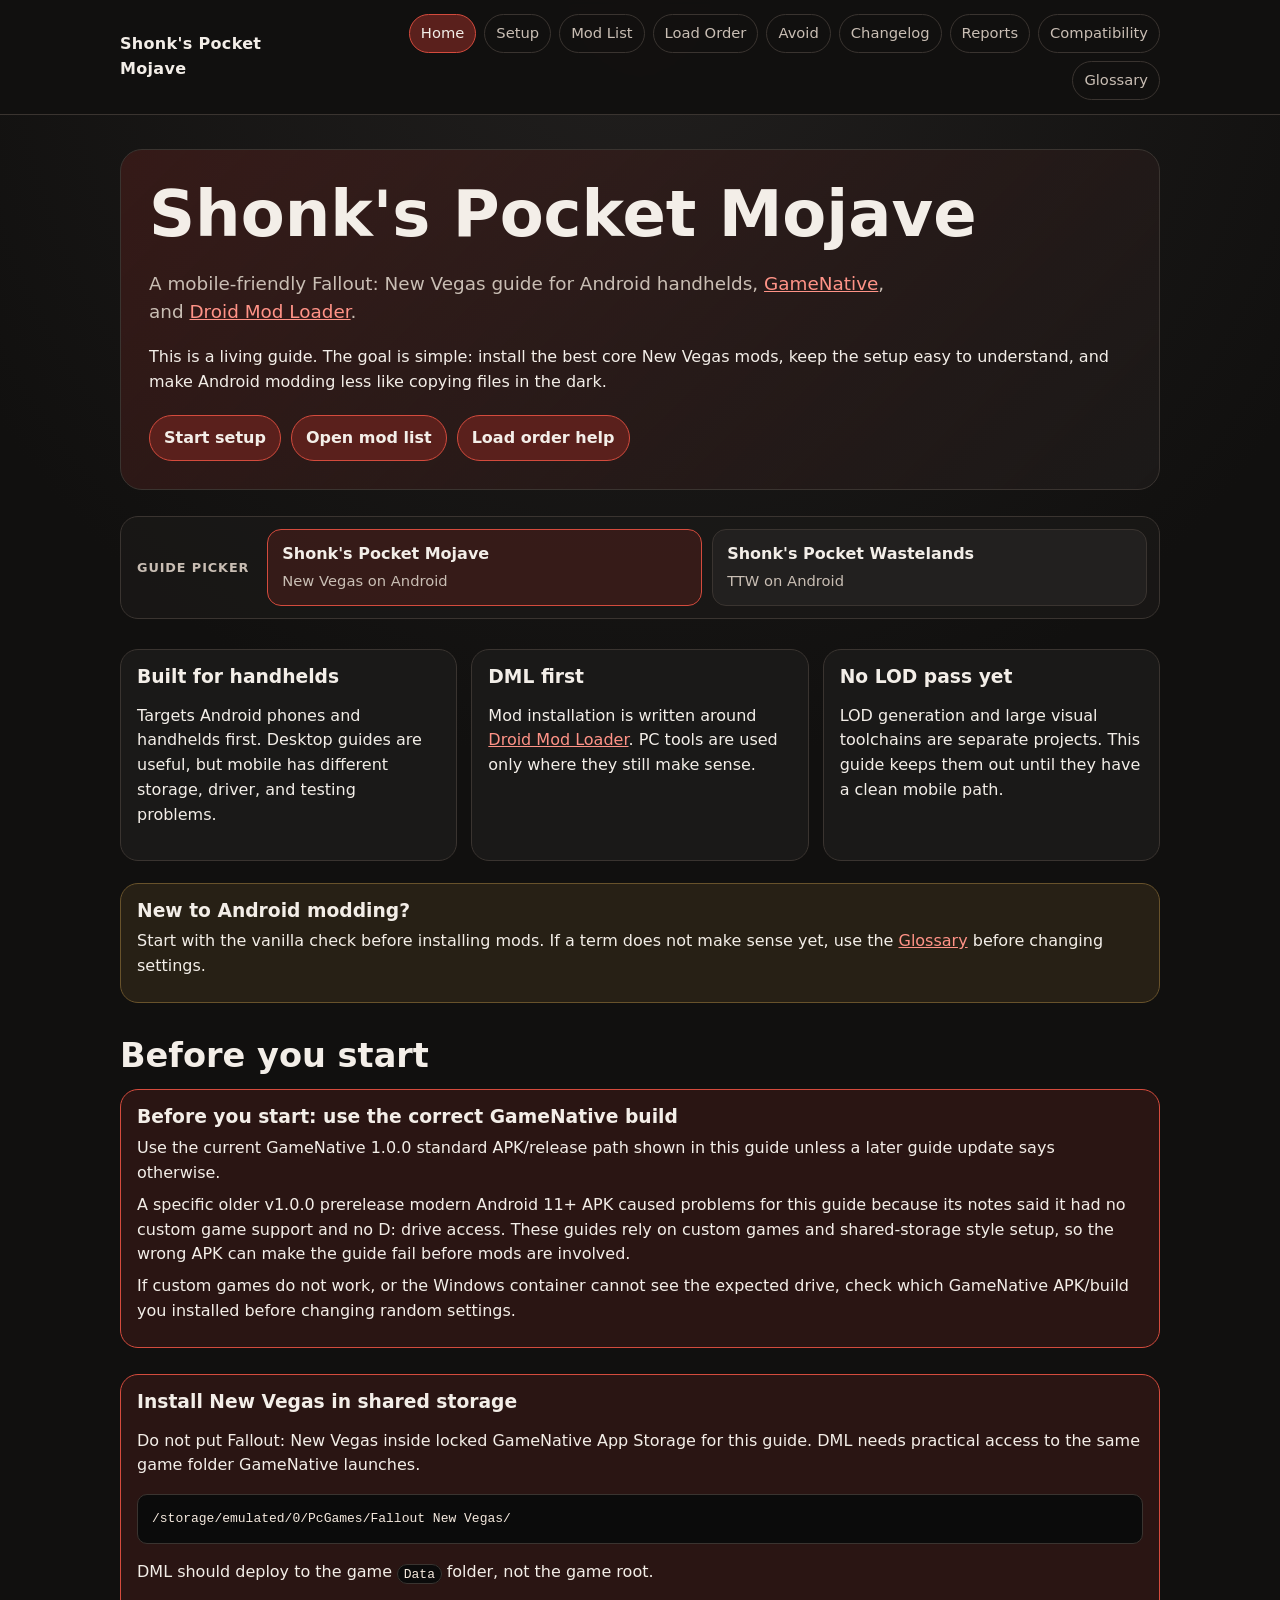
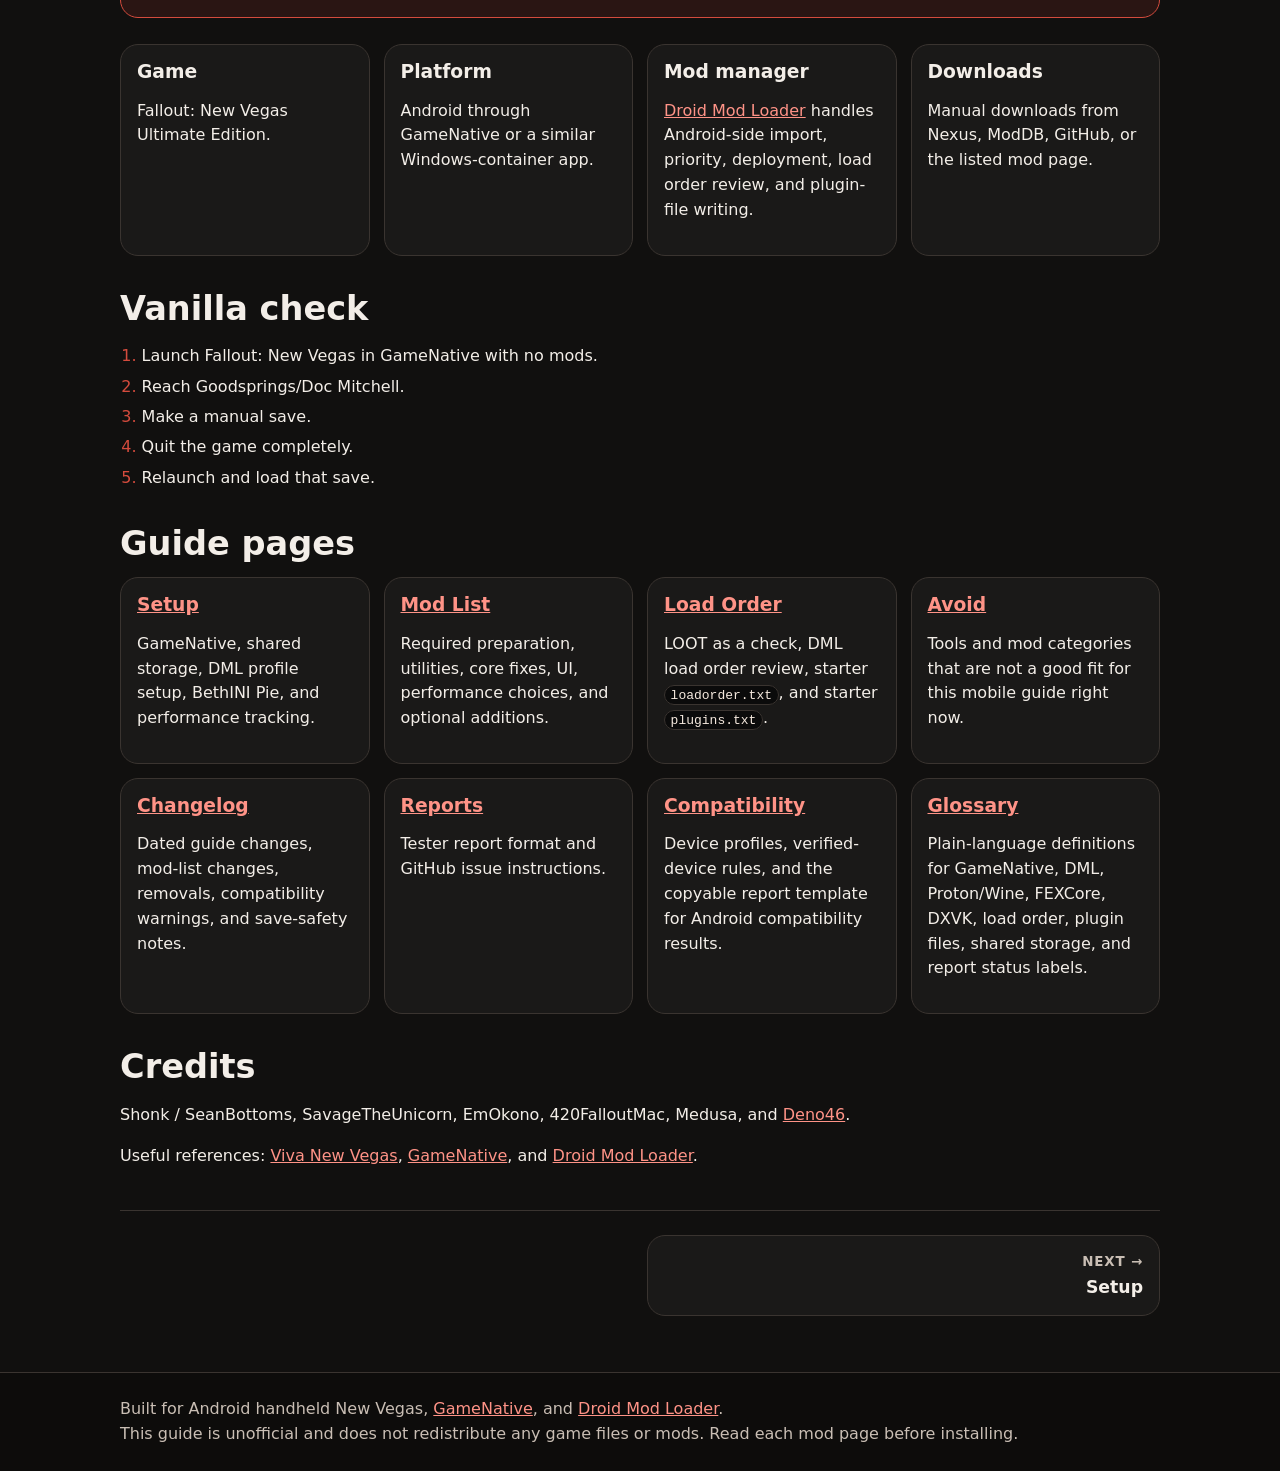
<file: index.html>
<!doctype html>
<html lang="en">
<head>
  <meta charset="utf-8">
  <meta name="viewport" content="width=device-width, initial-scale=1">
  <title>Home | Shonk's Pocket Mojave</title>
  <meta name="description" content="A New Vegas on Android guide for GameNative, Droid Mod Loader, and handheld tinkering.">
  <link rel="stylesheet" href="assets/site.css?v=9">
</head>
<body>
  <header class="site-header">
    <div class="container header-inner">
      <a class="logo" href="index.html">Shonk's Pocket Mojave</a>
      <nav class="nav" aria-label="Main navigation">
<a href="index.html" class="active">Home</a>
<a href="setup.html" class="">Setup</a>
<a href="mods.html" class="">Mod List</a>
<a href="load-order.html" class="">Load Order</a>
<a href="avoid.html" class="">Avoid</a>
<a href="changelog.html" class="">Changelog</a>
<a href="report.html" class="">Reports</a>
<a href="compatibility.html" class="">Compatibility</a>
<a href="glossary.html" class="">Glossary</a>
      </nav>
    </div>
  </header>
  <main class="container">

<section class="hero">
  <h1>Shonk's Pocket Mojave</h1>
  <p class="lead">A mobile-friendly Fallout: New Vegas guide for Android handhelds, <a href="https://github.com/utkarshdalal/GameNative">GameNative</a>, and <a href="https://github.com/CyberShonk/DroidModLoader">Droid Mod Loader</a>.</p>
  <p>This is a living guide. The goal is simple: install the best core New Vegas mods, keep the setup easy to understand, and make Android modding less like copying files in the dark.</p>
  <div class="actions">
    <a class="button" href="setup.html">Start setup</a>
    <a class="button" href="mods.html">Open mod list</a>
    <a class="button" href="load-order.html">Load order help</a>
  </div>
</section>
<section class="guide-switcher" aria-label="Guide picker">
  <span class="guide-switcher-label">Guide picker</span>
  <a class="guide-chip current" href="/PocketMojave/">
    <strong>Shonk's Pocket Mojave</strong>
    <span>New Vegas on Android</span>
  </a>
  <a class="guide-chip" href="/PocketWastelands/">
    <strong>Shonk's Pocket Wastelands</strong>
    <span>TTW on Android</span>
  </a>
</section>
<section class="card-grid">
  <article class="card"><h3>Built for handhelds</h3><p>Targets Android phones and handhelds first. Desktop guides are useful, but mobile has different storage, driver, and testing problems.</p></article>
  <article class="card"><h3>DML first</h3><p>Mod installation is written around <a href="https://github.com/CyberShonk/DroidModLoader">Droid Mod Loader</a>. PC tools are used only where they still make sense.</p></article>
  <article class="card"><h3>No LOD pass yet</h3><p>LOD generation and large visual toolchains are separate projects. This guide keeps them out until they have a clean mobile path.</p></article>
</section>
<div class="callout notice learning-card">
  <h3>New to Android modding?</h3>
  <p>Start with the vanilla check before installing mods. If a term does not make sense yet, use the <a href="glossary.html">Glossary</a> before changing settings.</p>
</div>
<h2>Before you start</h2>
<div class="callout warning learning-card">
  <h3>Before you start: use the correct GameNative build</h3>
  <p>Use the current GameNative 1.0.0 standard APK/release path shown in this guide unless a later guide update says otherwise.</p>
  <p>A specific older v1.0.0 prerelease modern Android 11+ APK caused problems for this guide because its notes said it had no custom game support and no D: drive access. These guides rely on custom games and shared-storage style setup, so the wrong APK can make the guide fail before mods are involved.</p>
  <p>If custom games do not work, or the Windows container cannot see the expected drive, check which GameNative APK/build you installed before changing random settings.</p>
</div>
<div class="callout warning">
  <h3>Install New Vegas in shared storage</h3>
  <p>Do not put Fallout: New Vegas inside locked GameNative App Storage for this guide. DML needs practical access to the same game folder GameNative launches.</p>
  <pre>/storage/emulated/0/PcGames/Fallout New Vegas/</pre>
  <p>DML should deploy to the game <code>Data</code> folder, not the game root.</p>
</div>
<div class="card-grid">
  <article class="card"><h3>Game</h3><p>Fallout: New Vegas Ultimate Edition.</p></article><article class="card"><h3>Platform</h3><p>Android through GameNative or a similar Windows-container app.</p></article><article class="card"><h3>Mod manager</h3><p><a href="https://github.com/CyberShonk/DroidModLoader">Droid Mod Loader</a> handles Android-side import, priority, deployment, load order review, and plugin-file writing.</p></article><article class="card"><h3>Downloads</h3><p>Manual downloads from Nexus, ModDB, GitHub, or the listed mod page.</p></article>
</div>
<h2>Vanilla check</h2>
<ol class="checklist">
  <li>Launch Fallout: New Vegas in GameNative with no mods.</li>
  <li>Reach Goodsprings/Doc Mitchell.</li>
  <li>Make a manual save.</li>
  <li>Quit the game completely.</li>
  <li>Relaunch and load that save.</li>
</ol>
<h2>Guide pages</h2>
<div class="card-grid">
  <article class="card"><h3><a href="setup.html">Setup</a></h3><p>GameNative, shared storage, DML profile setup, BethINI Pie, and performance tracking.</p></article>
  <article class="card"><h3><a href="mods.html">Mod List</a></h3><p>Required preparation, utilities, core fixes, UI, performance choices, and optional additions.</p></article>
  <article class="card"><h3><a href="load-order.html">Load Order</a></h3><p>LOOT as a check, DML load order review, starter <code>loadorder.txt</code>, and starter <code>plugins.txt</code>.</p></article>
  <article class="card"><h3><a href="avoid.html">Avoid</a></h3><p>Tools and mod categories that are not a good fit for this mobile guide right now.</p></article>
  <article class="card"><h3><a href="changelog.html">Changelog</a></h3><p>Dated guide changes, mod-list changes, removals, compatibility warnings, and save-safety notes.</p></article>
  <article class="card"><h3><a href="report.html">Reports</a></h3><p>Tester report format and GitHub issue instructions.</p></article>
  <article class="card"><h3><a href="compatibility.html">Compatibility</a></h3><p>Device profiles, verified-device rules, and the copyable report template for Android compatibility results.</p></article>
  <article class="card"><h3><a href="glossary.html">Glossary</a></h3><p>Plain-language definitions for GameNative, DML, Proton/Wine, FEXCore, DXVK, load order, plugin files, shared storage, and report status labels.</p></article>
</div>
<h2>Credits</h2>
<p>Shonk / SeanBottoms, SavageTheUnicorn, EmOkono, 420FalloutMac, Medusa, and <a href="https://www.nexusmods.com/profile/deno46?gameId=110">Deno46</a>.</p>
<p>Useful references: <a href="https://vivanewvegas.moddinglinked.com/">Viva New Vegas</a>, <a href="https://github.com/utkarshdalal/GameNative">GameNative</a>, and <a href="https://github.com/CyberShonk/DroidModLoader">Droid Mod Loader</a>.</p>

<nav class="page-nav" aria-label="Page navigation">
  <div class="page-nav-spacer" aria-hidden="true"></div>
  <a class="page-nav-link next" href="setup.html"><span>Next &rarr;</span><strong>Setup</strong></a>
</nav>
  </main>
  <footer class="site-footer">
    <div class="container">
      Built for Android handheld New Vegas, <a href="https://github.com/utkarshdalal/GameNative">GameNative</a>, and <a href="https://github.com/CyberShonk/DroidModLoader">Droid Mod Loader</a>.
      <br>This guide is unofficial and does not redistribute any game files or mods. Read each mod page before installing.
    </div>
  </footer>
</body>
</html>
</file>
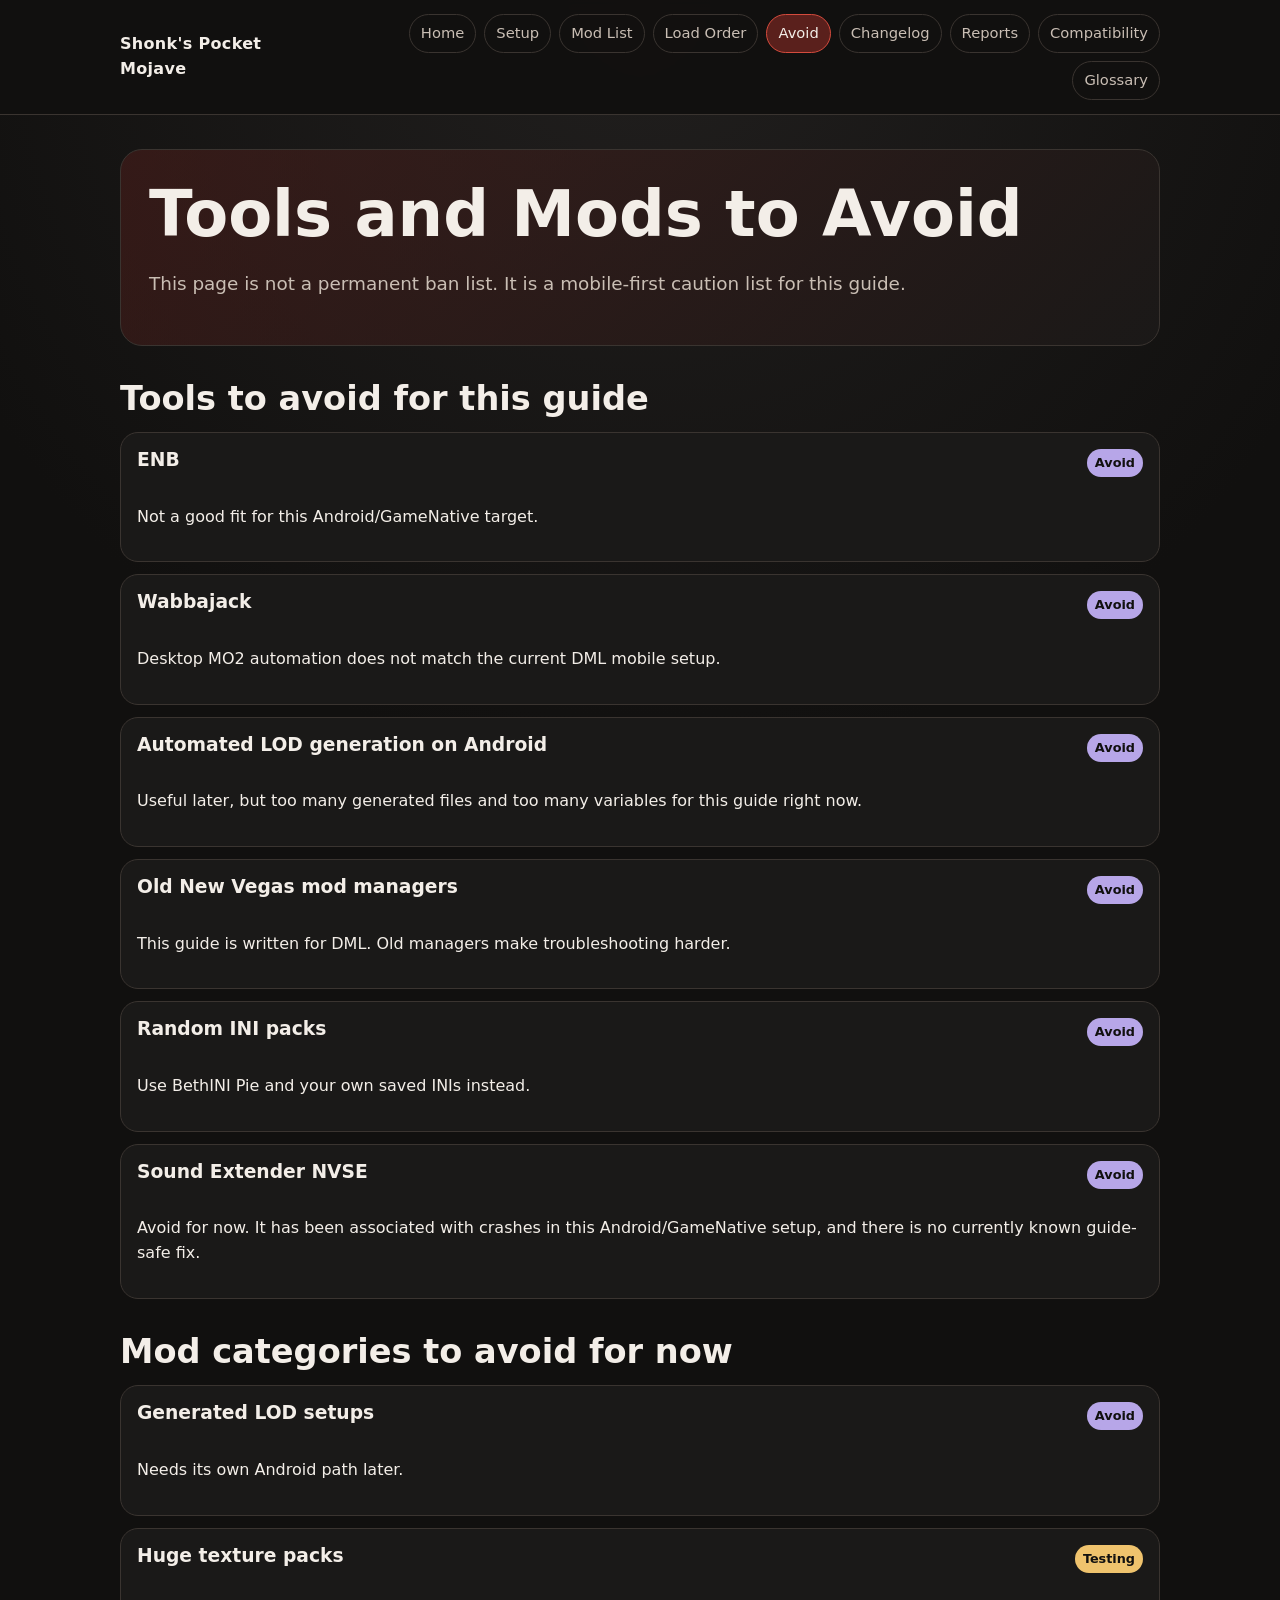
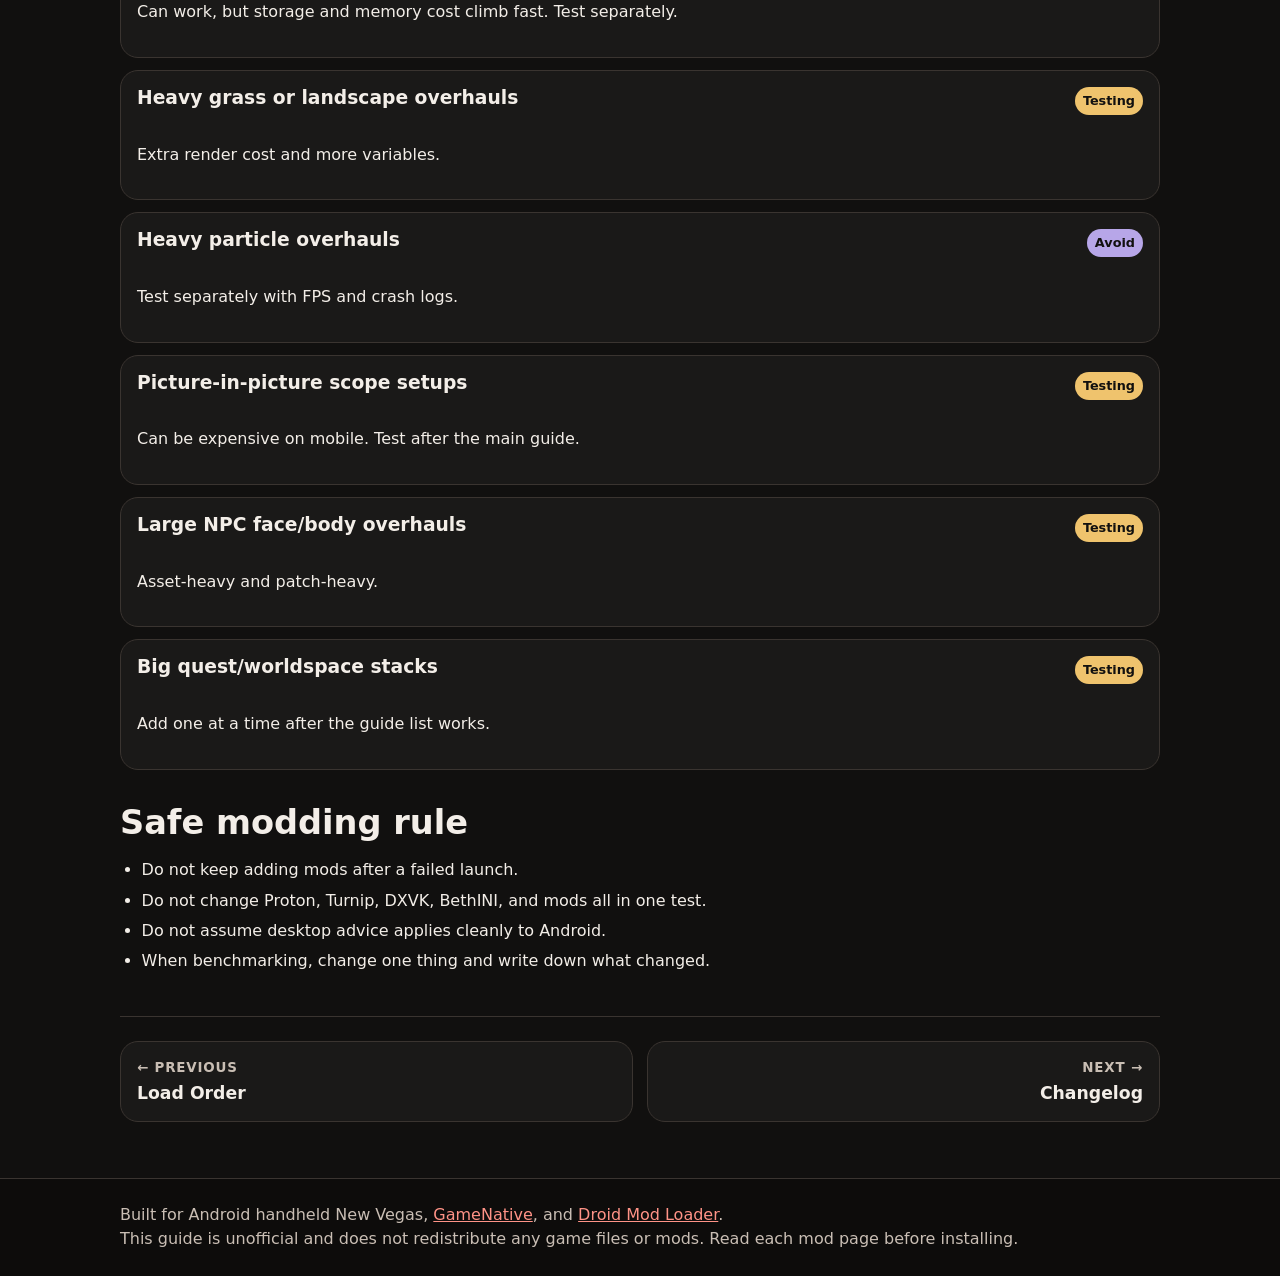
<file: avoid.html>
<!DOCTYPE html>

<html lang="en">
<head>
<meta charset="utf-8"/>
<meta content="width=device-width, initial-scale=1" name="viewport"/>
<title>Avoid | Shonk's Pocket Mojave</title>
<meta content="A New Vegas on Android guide for GameNative, Droid Mod Loader, and handheld tinkering." name="description"/>
<link href="assets/site.css?v=9" rel="stylesheet"/>
</head>
<body>
<header class="site-header">
<div class="container header-inner">
<a class="logo" href="index.html">Shonk's Pocket Mojave</a>
<nav aria-label="Main navigation" class="nav">
<a class="" href="index.html">Home</a>
<a class="" href="setup.html">Setup</a>
<a class="" href="mods.html">Mod List</a>
<a class="" href="load-order.html">Load Order</a>
<a class="active" href="avoid.html">Avoid</a>
<a class="" href="changelog.html">Changelog</a>
<a class="" href="report.html">Reports</a>
<a class="" href="compatibility.html">Compatibility</a>
<a class="" href="glossary.html">Glossary</a>
</nav>
</div>
</header>
<main class="container">
<section class="hero">
<h1>Tools and Mods to Avoid</h1>
<p class="lead">This page is not a permanent ban list. It is a mobile-first caution list for this guide.</p>
</section>
<h2>Tools to avoid for this guide</h2>
<div class="mod-list">
<article class="mod-card"><header><h3>ENB</h3><span class="badge optional">Avoid</span></header><p>Not a good fit for this Android/GameNative target.</p></article>
<article class="mod-card"><header><h3>Wabbajack</h3><span class="badge optional">Avoid</span></header><p>Desktop MO2 automation does not match the current DML mobile setup.</p></article>
<article class="mod-card"><header><h3>Automated LOD generation on Android</h3><span class="badge optional">Avoid</span></header><p>Useful later, but too many generated files and too many variables for this guide right now.</p></article>
<article class="mod-card"><header><h3>Old New Vegas mod managers</h3><span class="badge optional">Avoid</span></header><p>This guide is written for DML. Old managers make troubleshooting harder.</p></article>
<article class="mod-card"><header><h3>Random INI packs</h3><span class="badge optional">Avoid</span></header><p>Use BethINI Pie and your own saved INIs instead.</p></article>
<article class="mod-card"><header><h3>Sound Extender NVSE</h3><span class="badge optional">Avoid</span></header><p>Avoid for now. It has been associated with crashes in this Android/GameNative setup, and there is no currently known guide-safe fix.</p></article></div>
<h2>Mod categories to avoid for now</h2>
<div class="mod-list">
<article class="mod-card"><header><h3>Generated LOD setups</h3><span class="badge optional">Avoid</span></header><p>Needs its own Android path later.</p></article>
<article class="mod-card"><header><h3>Huge texture packs</h3><span class="badge recommended">Testing</span></header><p>Can work, but storage and memory cost climb fast. Test separately.</p></article>
<article class="mod-card"><header><h3>Heavy grass or landscape overhauls</h3><span class="badge recommended">Testing</span></header><p>Extra render cost and more variables.</p></article>
<article class="mod-card"><header><h3>Heavy particle overhauls</h3><span class="badge optional">Avoid</span></header><p>Test separately with FPS and crash logs.</p></article>
<article class="mod-card"><header><h3>Picture-in-picture scope setups</h3><span class="badge recommended">Testing</span></header><p>Can be expensive on mobile. Test after the main guide.</p></article>
<article class="mod-card"><header><h3>Large NPC face/body overhauls</h3><span class="badge recommended">Testing</span></header><p>Asset-heavy and patch-heavy.</p></article>
<article class="mod-card"><header><h3>Big quest/worldspace stacks</h3><span class="badge recommended">Testing</span></header><p>Add one at a time after the guide list works.</p></article>
</div>
<h2>Safe modding rule</h2>
<ul>
<li>Do not keep adding mods after a failed launch.</li>
<li>Do not change Proton, Turnip, DXVK, BethINI, and mods all in one test.</li>
<li>Do not assume desktop advice applies cleanly to Android.</li>
<li>When benchmarking, change one thing and write down what changed.</li>
</ul>
<nav aria-label="Page navigation" class="page-nav">
<a class="page-nav-link prev" href="load-order.html"><span>← Previous</span><strong>Load Order</strong></a>
<a class="page-nav-link next" href="changelog.html"><span>Next →</span><strong>Changelog</strong></a>
</nav>
</main>
<footer class="site-footer">
<div class="container">
      Built for Android handheld New Vegas, <a href="https://github.com/utkarshdalal/GameNative">GameNative</a>, and <a href="https://github.com/CyberShonk/DroidModLoader">Droid Mod Loader</a>.
      <br/>This guide is unofficial and does not redistribute any game files or mods. Read each mod page before installing.
    </div>
</footer>
</body>
</html>
</file>
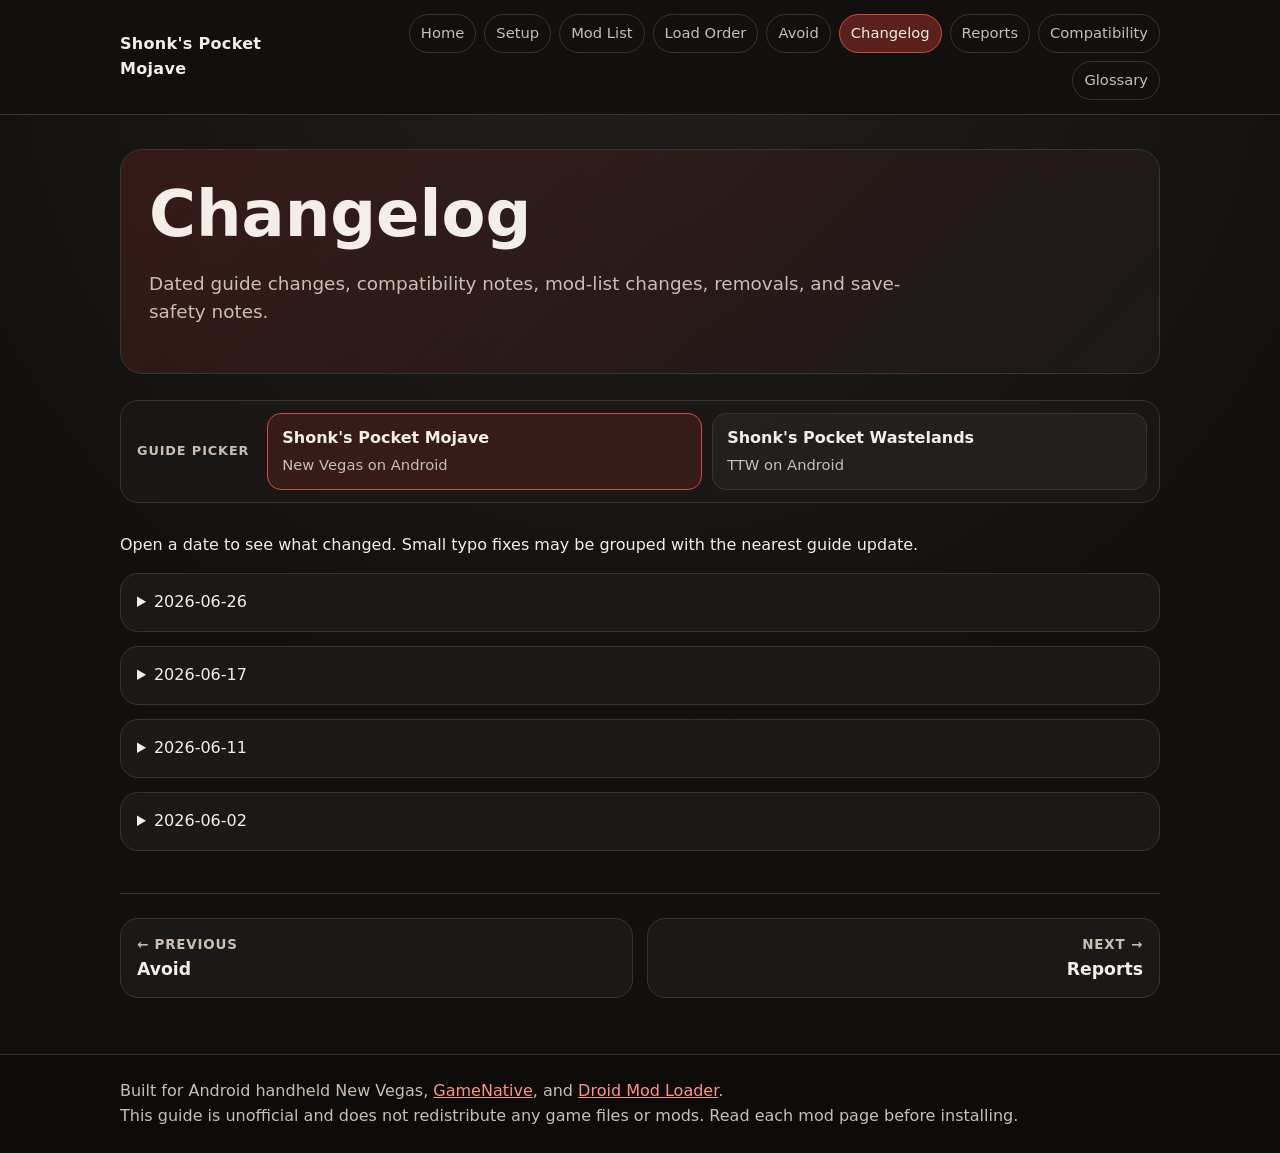
<file: changelog.html>
<!doctype html>
<html lang="en">
<head>
  <meta charset="utf-8">
  <meta name="viewport" content="width=device-width, initial-scale=1">
  <title>Changelog | Shonk's Pocket Mojave</title>
  <meta name="description" content="A New Vegas on Android guide for GameNative, Droid Mod Loader, and handheld tinkering.">
  <link rel="stylesheet" href="assets/site.css?v=9">
</head>
<body>
  <header class="site-header">
    <div class="container header-inner">
      <a class="logo" href="index.html">Shonk's Pocket Mojave</a>
      <nav class="nav" aria-label="Main navigation">
<a href="index.html" class="">Home</a>
<a href="setup.html" class="">Setup</a>
<a href="mods.html" class="">Mod List</a>
<a href="load-order.html" class="">Load Order</a>
<a href="avoid.html" class="">Avoid</a>
<a href="changelog.html" class="active">Changelog</a>
<a href="report.html" class="">Reports</a>
<a href="compatibility.html" class="">Compatibility</a>
<a href="glossary.html" class="">Glossary</a>
      </nav>
    </div>
  </header>
  <main class="container">

<section class="hero">
  <h1>Changelog</h1>
  <p class="lead">Dated guide changes, compatibility notes, mod-list changes, removals, and save-safety notes.</p>
</section>
<section class="guide-switcher" aria-label="Guide picker">
  <span class="guide-switcher-label">Guide picker</span>
  <a class="guide-chip current" href="/PocketMojave/">
    <strong>Shonk's Pocket Mojave</strong>
    <span>New Vegas on Android</span>
  </a>
  <a class="guide-chip" href="/PocketWastelands/">
    <strong>Shonk's Pocket Wastelands</strong>
    <span>TTW on Android</span>
  </a>
</section>
<p>Open a date to see what changed. Small typo fixes may be grouped with the nearest guide update.</p>
<details class="card">
  <summary>2026-06-26</summary>
  <ul>
    <li>Added a new 4GB patcher for Steam installs on GameNative.</li>
    <li>Save safe</li>
  </ul>
</details>
<details class="card">
  <summary>2026-06-17</summary>
  <ul>
    <li>Audited the current setup and plugin-file instructions against Droid Mod Loader v0.6.0-beta.</li>
    <li>Removed Fallout 4-style <code>*</code> activation prefixes from the New Vegas <code>plugins.txt</code> example.</li>
    <li>Clarified that <code>plugins.txt</code> contains enabled plugins, while DML's <code>loadorder.txt</code> records the full saved list and does not replace New Vegas's timestamp-based plugin ordering.</li>
    <li>Clarified the current manual handoff from DML profile storage to GameNative's <code>AppData/Local/FalloutNV</code> folder.</li>
    <li>Clarified v0.6.0-beta's separate Data Folder and Game Root Folder targets, including troubleshooting for swapped targets, invalid selections, lost Android folder permission, inaccessible plugin output, and the expected absence of <code>DML_output</code>.</li>
    <li>Added storefront guidance: GOG is recommended, Steam is usable with a tested folder-name/container-refresh workaround, and Epic should work but has not been personally tested.</li>
    <li>Clarified that automatic Game Folder detection and validation, automatic <code>DML_output</code>, timestamp application, INI presets, and archive invalidation are not current v0.6.0-beta features.</li>
    <li>Updated the glossary and mod-list handoff wording so DML activation files are not confused with New Vegas or TTW timestamp ordering.</li>
    <li>Credit: Thanks to <strong>TheFartFace</strong> for reporting the clarity issues corrected in this update.</li>
    <li>Save safety: documentation-only correction; no existing save or installation change is required.</li>
  </ul>
</details>
<details class="card">
  <summary>2026-06-11</summary>
  <ul>
    <li>Normalized the Pocket Mojave page structure to match the companion guide: setup, compatibility, glossary, changelog, reports, load order, credits, and mod-list layout now use the same patterns.</li>
    <li>Updated the Snapdragon 8 Gen 2 profile to GameNative 1.0.0 latest release, marked it verified working, and set the last-tested date to 2026-06-11.</li>
    <li>Linked compatibility entries to JSON profile files instead of filling the compatibility table with GameNative variables.</li>
    <li>Added the memory/video-memory warning: use 2 GB memory and 2 GB video memory unless the Android device has 16 GB of RAM.</li>
    <li>Clarified the GameNative build warning: use the current GameNative 1.0.0 standard APK/release path shown in this guide, and avoid the older v1.0.0 prerelease modern Android 11+ APK that removed custom game and D: drive support.</li>
    <li>Added Medusa to credits for helping identify the GameNative modern prerelease custom game and D: drive support issue.</li>
    <li>Changed the changelog into dated dropdown boxes.</li>
    <li>Updated the plugin order vs mod priority warning to the same red warning in both guides.</li>
    <li>Removed references to a nonexistent DML plugin-discovery action and replaced them with plugin list/load order review wording.</li>
    <li>Added Pocket Mojave PC-side notes for Ultimate Edition ESM Fixes Remastered and FNV BSA Decompressor.</li><li>Added Sound Extender NVSE to Avoid due to crash risk in this Android/GameNative setup.</li>
  </ul>
</details>
<details class="card">
  <summary>2026-06-02</summary>
  <ul>
    <li>Initial Pocket Mojave list for New Vegas on Android.</li>
    <li>Save safety: new game required for the initial guide target.</li>
  </ul>
</details>

<nav class="page-nav" aria-label="Page navigation">
  <a class="page-nav-link prev" href="avoid.html"><span>&larr; Previous</span><strong>Avoid</strong></a>
  <a class="page-nav-link next" href="report.html"><span>Next &rarr;</span><strong>Reports</strong></a>
</nav>
  </main>
  <footer class="site-footer">
    <div class="container">
      Built for Android handheld New Vegas, <a href="https://github.com/utkarshdalal/GameNative">GameNative</a>, and <a href="https://github.com/CyberShonk/DroidModLoader">Droid Mod Loader</a>.
      <br>This guide is unofficial and does not redistribute any game files or mods. Read each mod page before installing.
    </div>
  </footer>
</body>
</html>
</file>
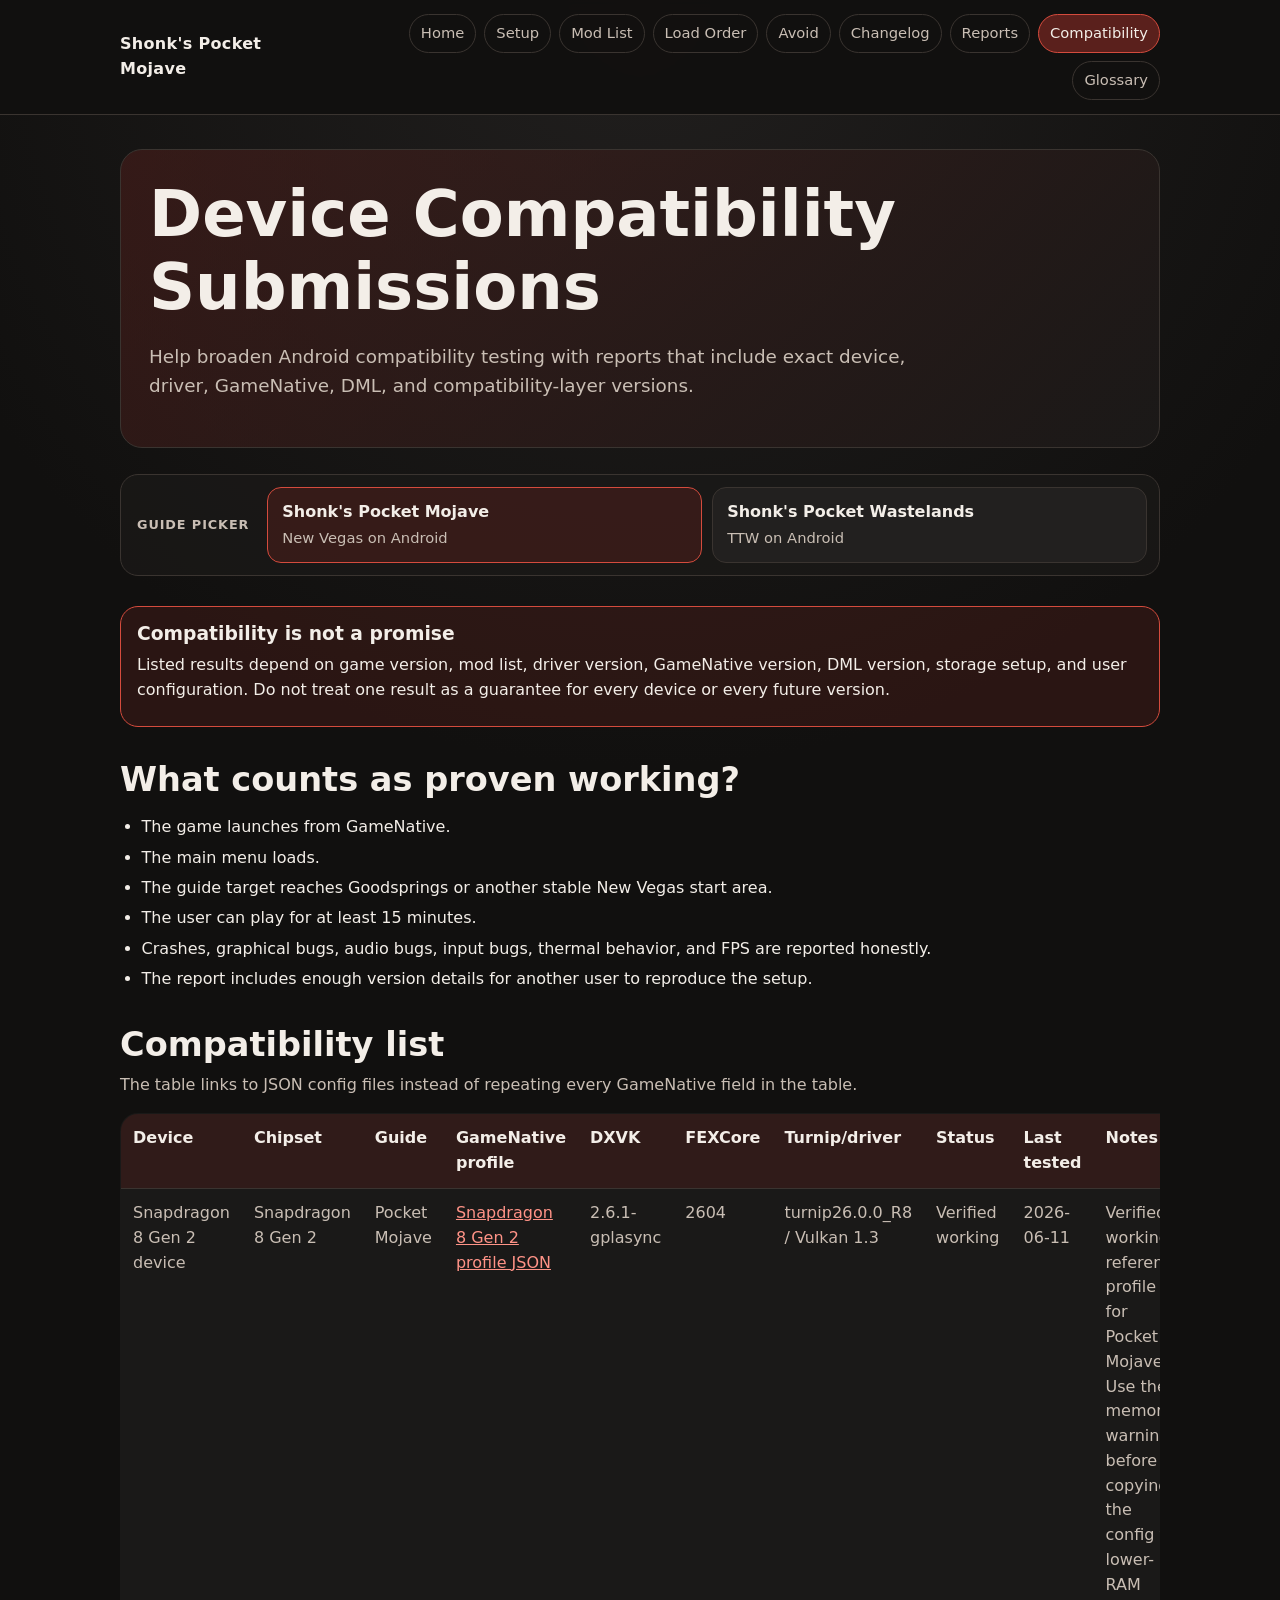
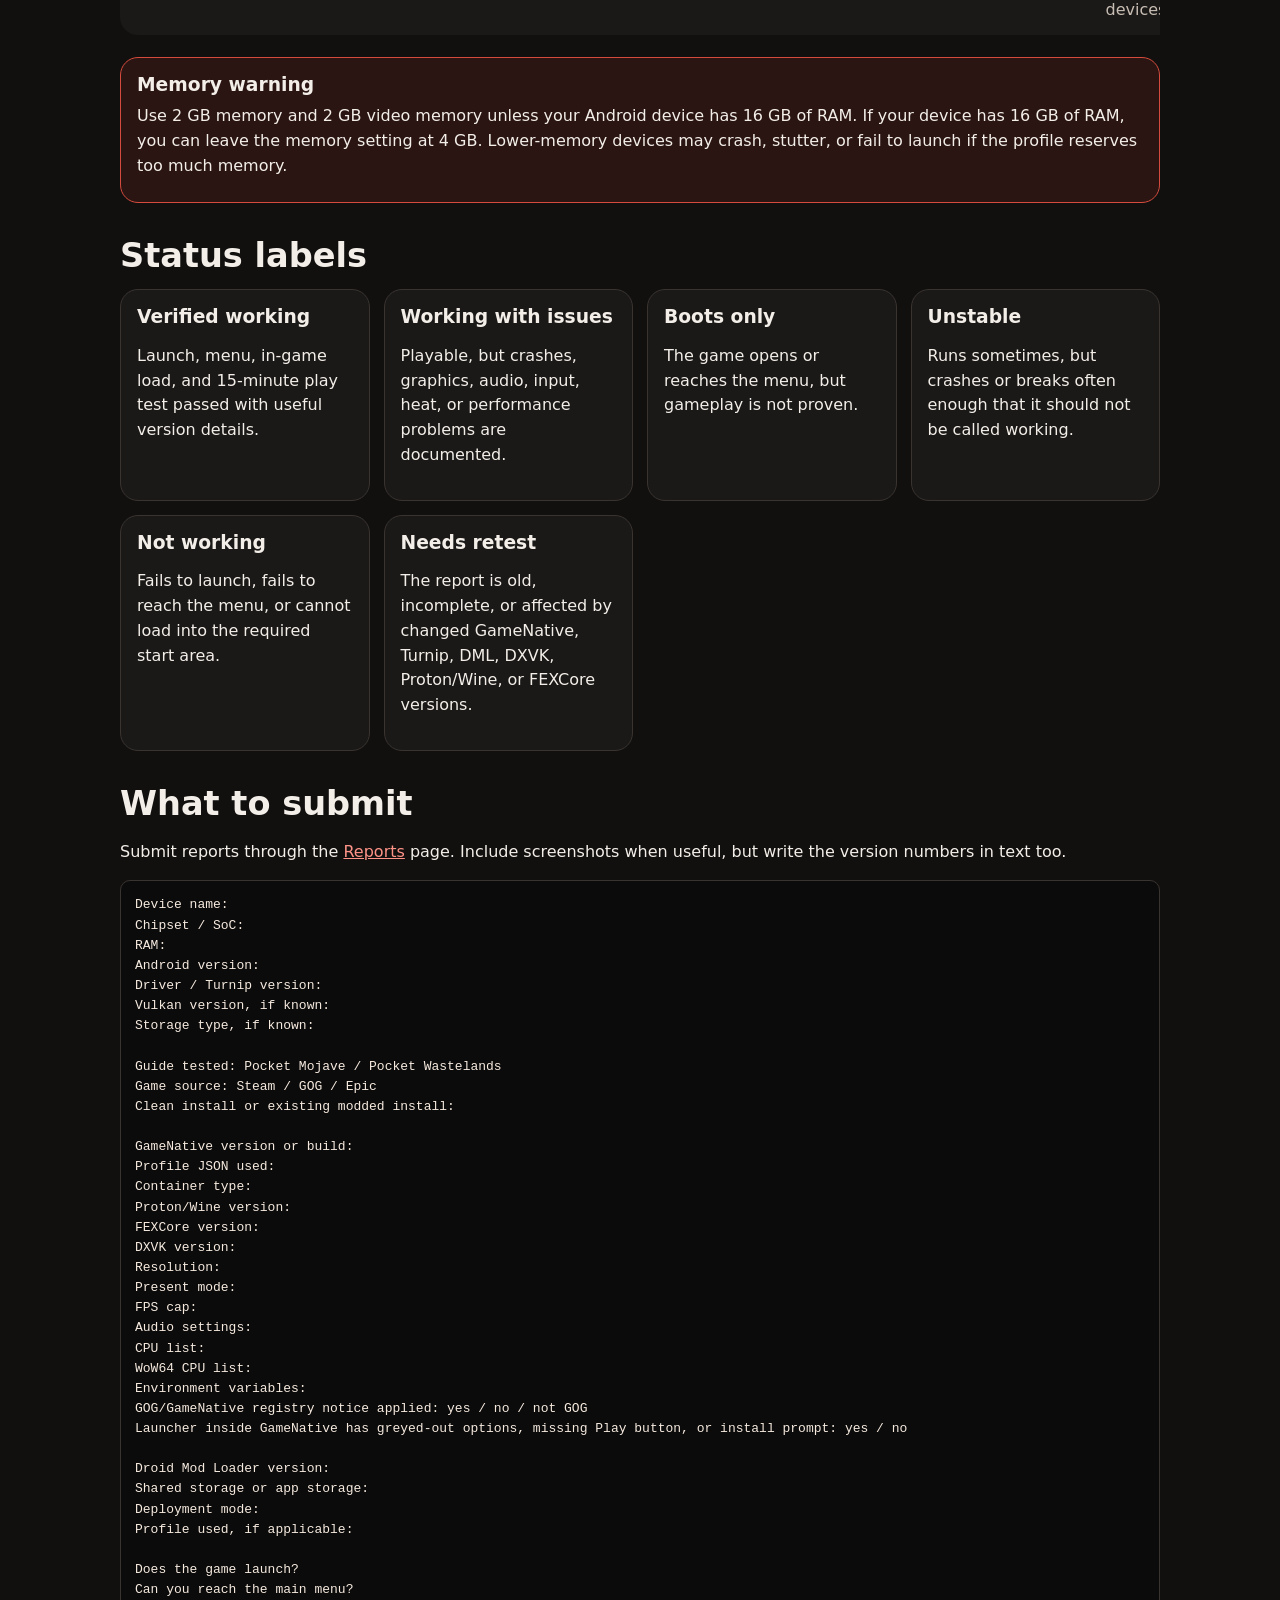
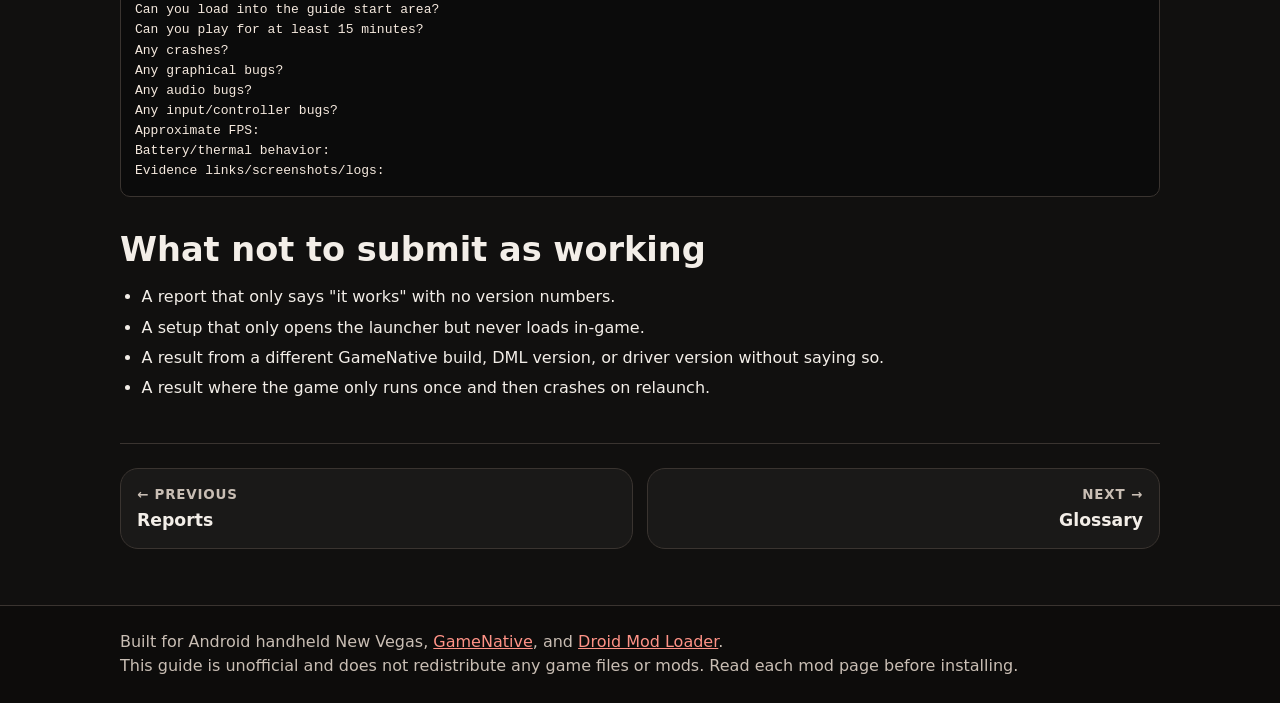
<file: compatibility.html>
<!doctype html>
<html lang="en">
<head>
  <meta charset="utf-8">
  <meta name="viewport" content="width=device-width, initial-scale=1">
  <title>Compatibility | Shonk's Pocket Mojave</title>
  <meta name="description" content="A New Vegas on Android guide for GameNative, Droid Mod Loader, and handheld tinkering.">
  <link rel="stylesheet" href="assets/site.css?v=9">
</head>
<body>
  <header class="site-header">
    <div class="container header-inner">
      <a class="logo" href="index.html">Shonk's Pocket Mojave</a>
      <nav class="nav" aria-label="Main navigation">
<a href="index.html" class="">Home</a>
<a href="setup.html" class="">Setup</a>
<a href="mods.html" class="">Mod List</a>
<a href="load-order.html" class="">Load Order</a>
<a href="avoid.html" class="">Avoid</a>
<a href="changelog.html" class="">Changelog</a>
<a href="report.html" class="">Reports</a>
<a href="compatibility.html" class="active">Compatibility</a>
<a href="glossary.html" class="">Glossary</a>
      </nav>
    </div>
  </header>
  <main class="container">

<section class="hero">
  <h1>Device Compatibility Submissions</h1>
  <p class="lead">Help broaden Android compatibility testing with reports that include exact device, driver, GameNative, DML, and compatibility-layer versions.</p>
</section>
<section class="guide-switcher" aria-label="Guide picker">
  <span class="guide-switcher-label">Guide picker</span>
  <a class="guide-chip current" href="/PocketMojave/">
    <strong>Shonk's Pocket Mojave</strong>
    <span>New Vegas on Android</span>
  </a>
  <a class="guide-chip" href="/PocketWastelands/">
    <strong>Shonk's Pocket Wastelands</strong>
    <span>TTW on Android</span>
  </a>
</section>
<div class="callout warning learning-card">
  <h3>Compatibility is not a promise</h3>
  <p>Listed results depend on game version, mod list, driver version, GameNative version, DML version, storage setup, and user configuration. Do not treat one result as a guarantee for every device or every future version.</p>
</div>
<h2>What counts as proven working?</h2>
<ul class="checkpoint-list">
  <li>The game launches from GameNative.</li>
  <li>The main menu loads.</li>
  <li>The guide target reaches Goodsprings or another stable New Vegas start area.</li>
  <li>The user can play for at least 15 minutes.</li>
  <li>Crashes, graphical bugs, audio bugs, input bugs, thermal behavior, and FPS are reported honestly.</li>
  <li>The report includes enough version details for another user to reproduce the setup.</li>
</ul>
<h2>Compatibility list</h2>
<p class="layout-note">The table links to JSON config files instead of repeating every GameNative field in the table.</p>
<div class="table-scroll">
<table>
  <thead><tr><th>Device</th><th>Chipset</th><th>Guide</th><th>GameNative profile</th><th>DXVK</th><th>FEXCore</th><th>Turnip/driver</th><th>Status</th><th>Last tested</th><th>Notes</th></tr></thead>
  <tbody>
    <tr>
      <td>Snapdragon 8 Gen 2 device</td>
      <td>Snapdragon 8 Gen 2</td>
      <td>Pocket Mojave</td>
      <td><a href="assets/profiles/snapdragon-8-gen-2-pocket-mojave.json">Snapdragon 8 Gen 2 profile JSON</a></td>
      <td>2.6.1-gplasync</td>
      <td>2604</td>
      <td>turnip26.0.0_R8 / Vulkan 1.3</td>
      <td>Verified working</td>
      <td>2026-06-11</td>
      <td>Verified working reference profile for Pocket Mojave. Use the memory warning before copying the config to lower-RAM devices.</td>
    </tr>
  </tbody>
</table>
</div>
<div class="callout warning learning-card">
  <h3>Memory warning</h3>
  <p>Use 2 GB memory and 2 GB video memory unless your Android device has 16 GB of RAM. If your device has 16 GB of RAM, you can leave the memory setting at 4 GB. Lower-memory devices may crash, stutter, or fail to launch if the profile reserves too much memory.</p>
</div>
<h2>Status labels</h2>
<div class="card-grid">
  <article class="card"><h3>Verified working</h3><p>Launch, menu, in-game load, and 15-minute play test passed with useful version details.</p></article>
  <article class="card"><h3>Working with issues</h3><p>Playable, but crashes, graphics, audio, input, heat, or performance problems are documented.</p></article>
  <article class="card"><h3>Boots only</h3><p>The game opens or reaches the menu, but gameplay is not proven.</p></article>
  <article class="card"><h3>Unstable</h3><p>Runs sometimes, but crashes or breaks often enough that it should not be called working.</p></article>
  <article class="card"><h3>Not working</h3><p>Fails to launch, fails to reach the menu, or cannot load into the required start area.</p></article>
  <article class="card"><h3>Needs retest</h3><p>The report is old, incomplete, or affected by changed GameNative, Turnip, DML, DXVK, Proton/Wine, or FEXCore versions.</p></article>
</div>
<h2>What to submit</h2>
<p>Submit reports through the <a href="report.html">Reports</a> page. Include screenshots when useful, but write the version numbers in text too.</p>
<pre>Device name:
Chipset / SoC:
RAM:
Android version:
Driver / Turnip version:
Vulkan version, if known:
Storage type, if known:

Guide tested: Pocket Mojave / Pocket Wastelands
Game source: Steam / GOG / Epic
Clean install or existing modded install:

GameNative version or build:
Profile JSON used:
Container type:
Proton/Wine version:
FEXCore version:
DXVK version:
Resolution:
Present mode:
FPS cap:
Audio settings:
CPU list:
WoW64 CPU list:
Environment variables:
GOG/GameNative registry notice applied: yes / no / not GOG
Launcher inside GameNative has greyed-out options, missing Play button, or install prompt: yes / no

Droid Mod Loader version:
Shared storage or app storage:
Deployment mode:
Profile used, if applicable:

Does the game launch?
Can you reach the main menu?
Can you load into the guide start area?
Can you play for at least 15 minutes?
Any crashes?
Any graphical bugs?
Any audio bugs?
Any input/controller bugs?
Approximate FPS:
Battery/thermal behavior:
Evidence links/screenshots/logs:
</pre>
<h2>What not to submit as working</h2>
<ul>
  <li>A report that only says "it works" with no version numbers.</li>
  <li>A setup that only opens the launcher but never loads in-game.</li>
  <li>A result from a different GameNative build, DML version, or driver version without saying so.</li>
  <li>A result where the game only runs once and then crashes on relaunch.</li>
</ul>

<nav class="page-nav" aria-label="Page navigation">
  <a class="page-nav-link prev" href="report.html"><span>&larr; Previous</span><strong>Reports</strong></a>
  <a class="page-nav-link next" href="glossary.html"><span>Next &rarr;</span><strong>Glossary</strong></a>
</nav>
  </main>
  <footer class="site-footer">
    <div class="container">
      Built for Android handheld New Vegas, <a href="https://github.com/utkarshdalal/GameNative">GameNative</a>, and <a href="https://github.com/CyberShonk/DroidModLoader">Droid Mod Loader</a>.
      <br>This guide is unofficial and does not redistribute any game files or mods. Read each mod page before installing.
    </div>
  </footer>
</body>
</html>
</file>
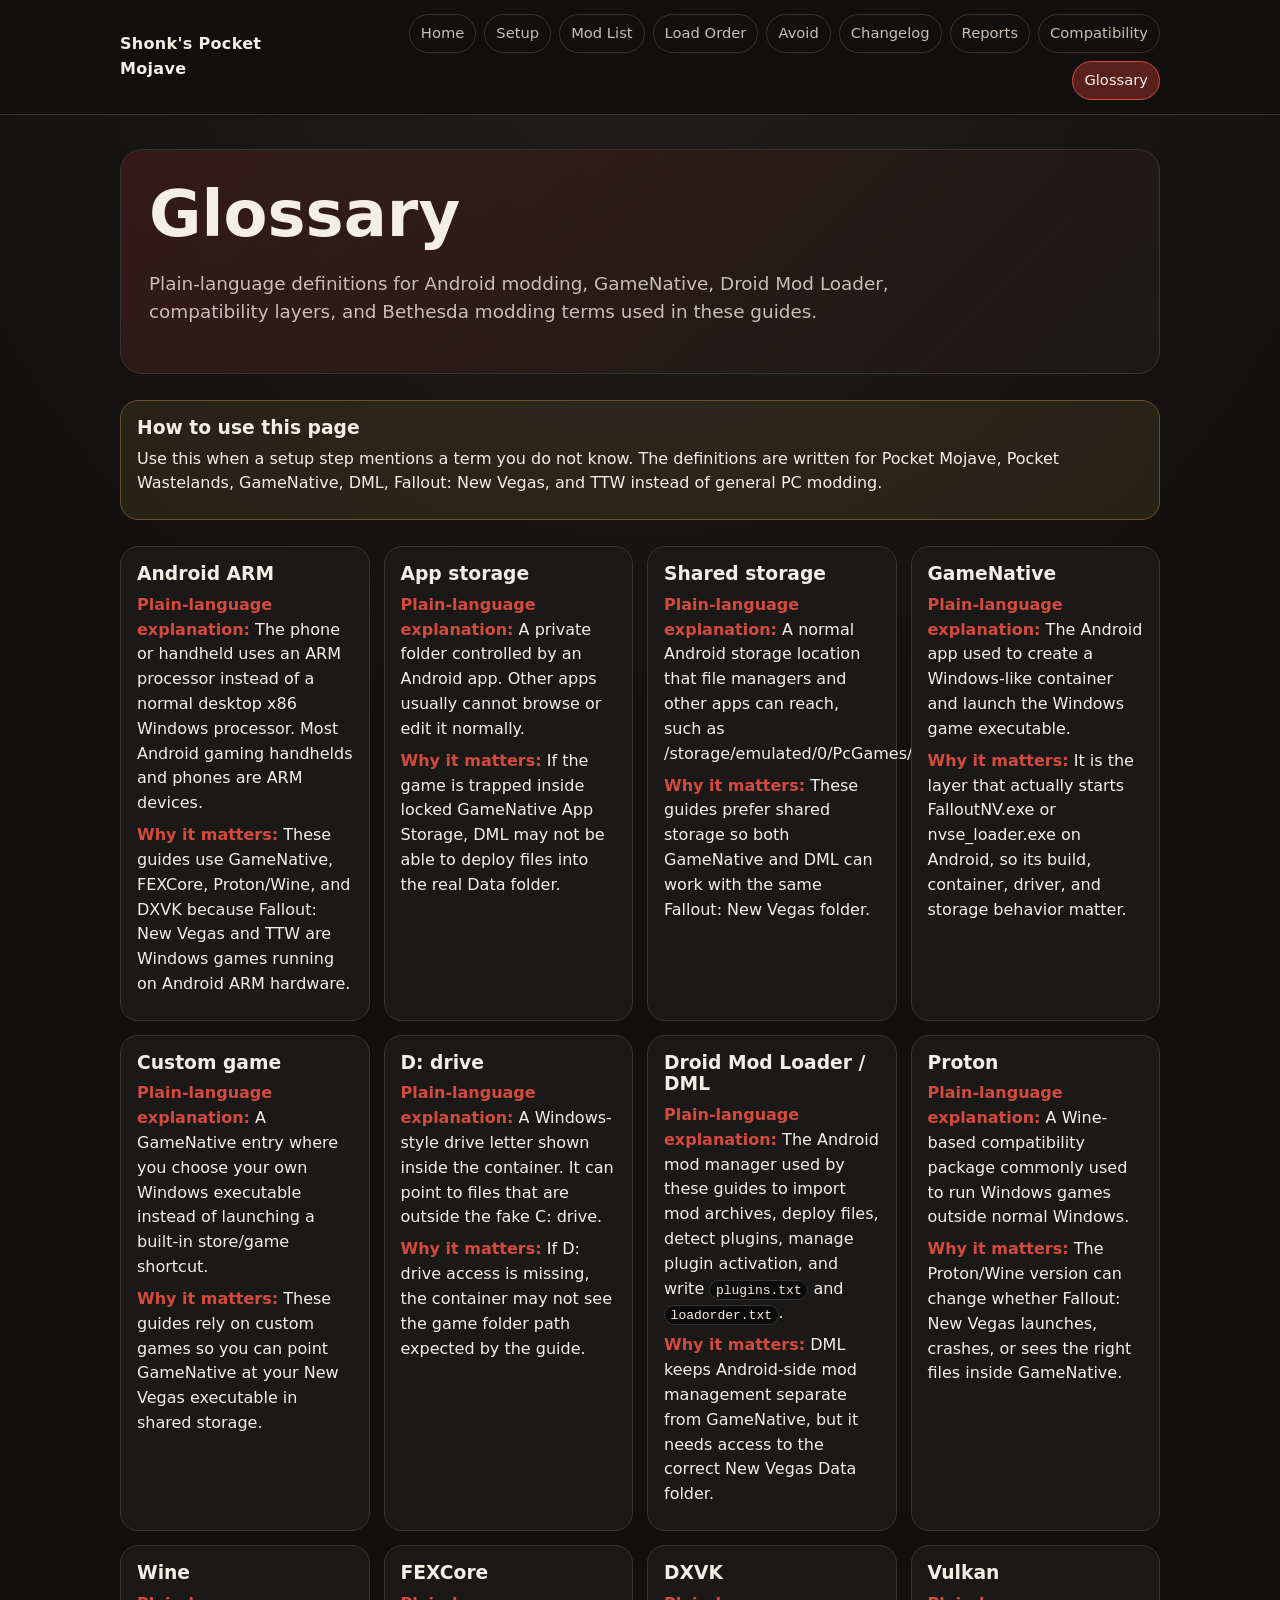
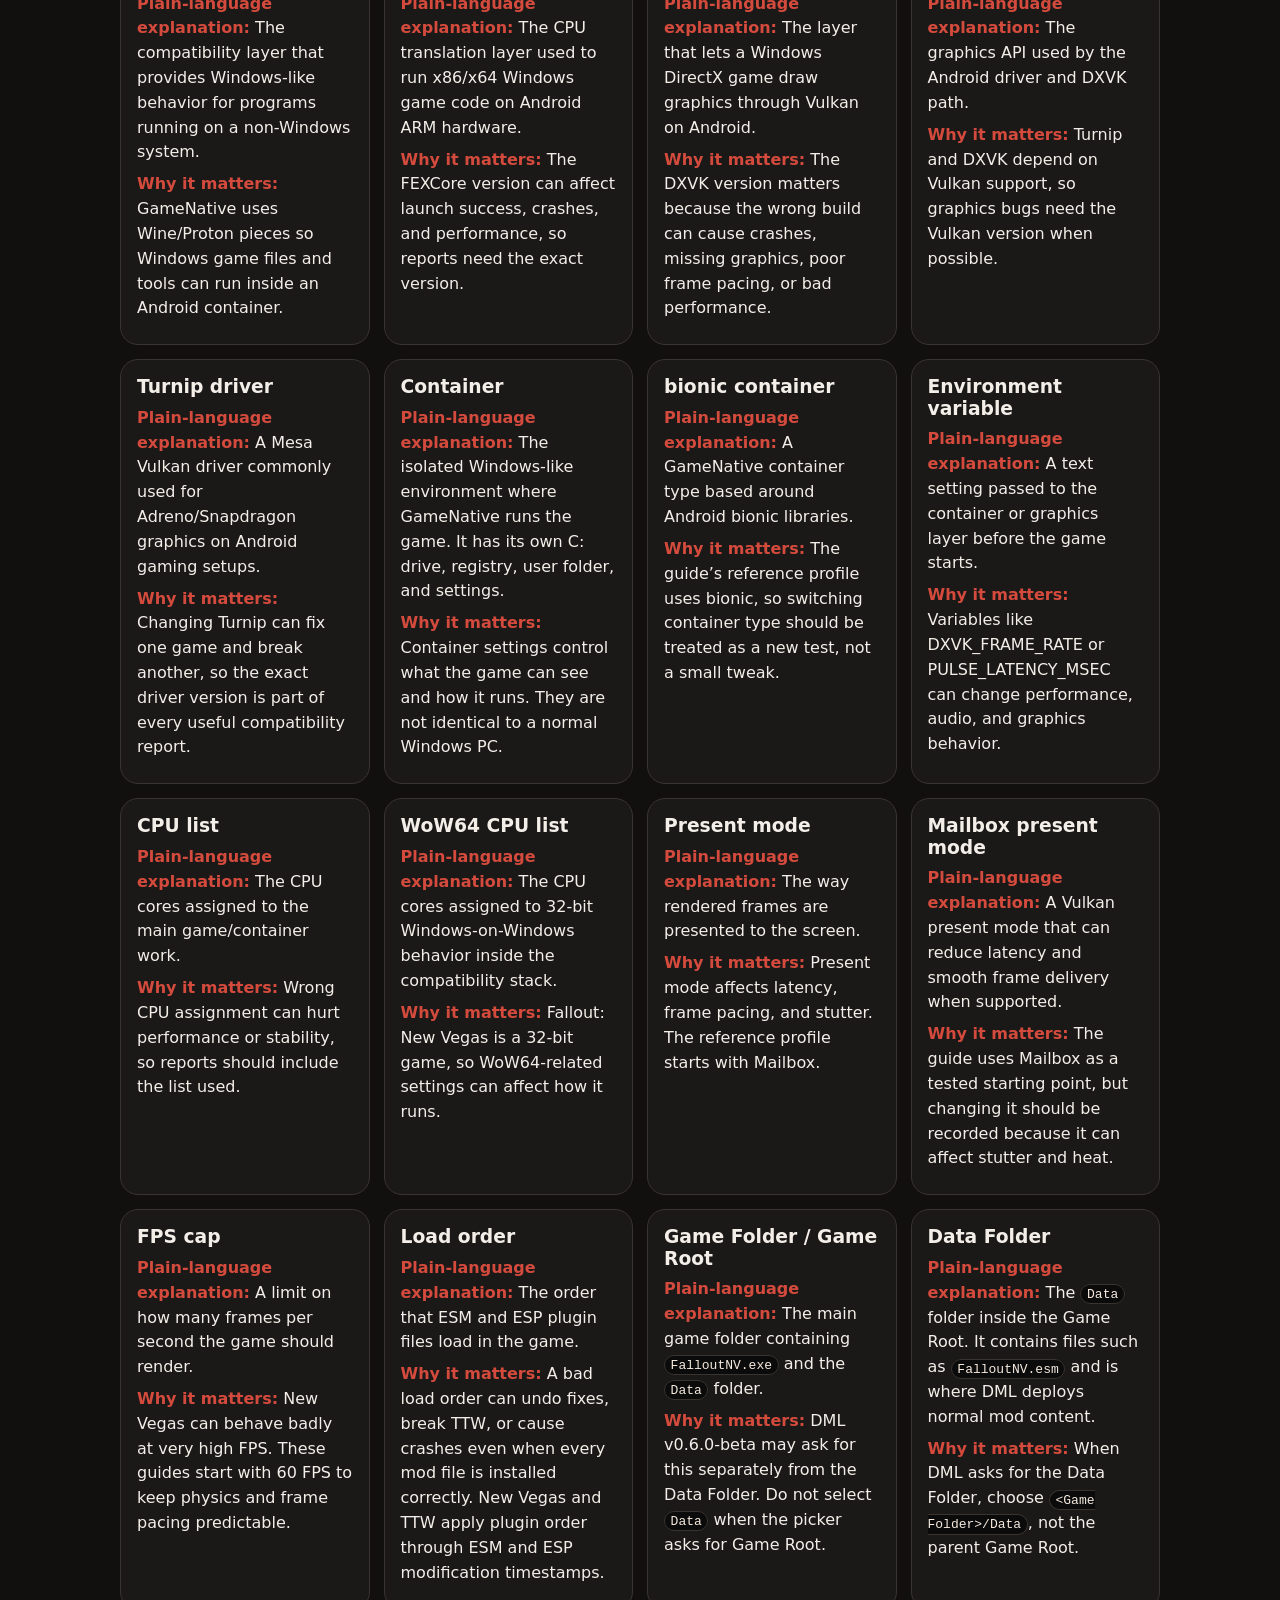
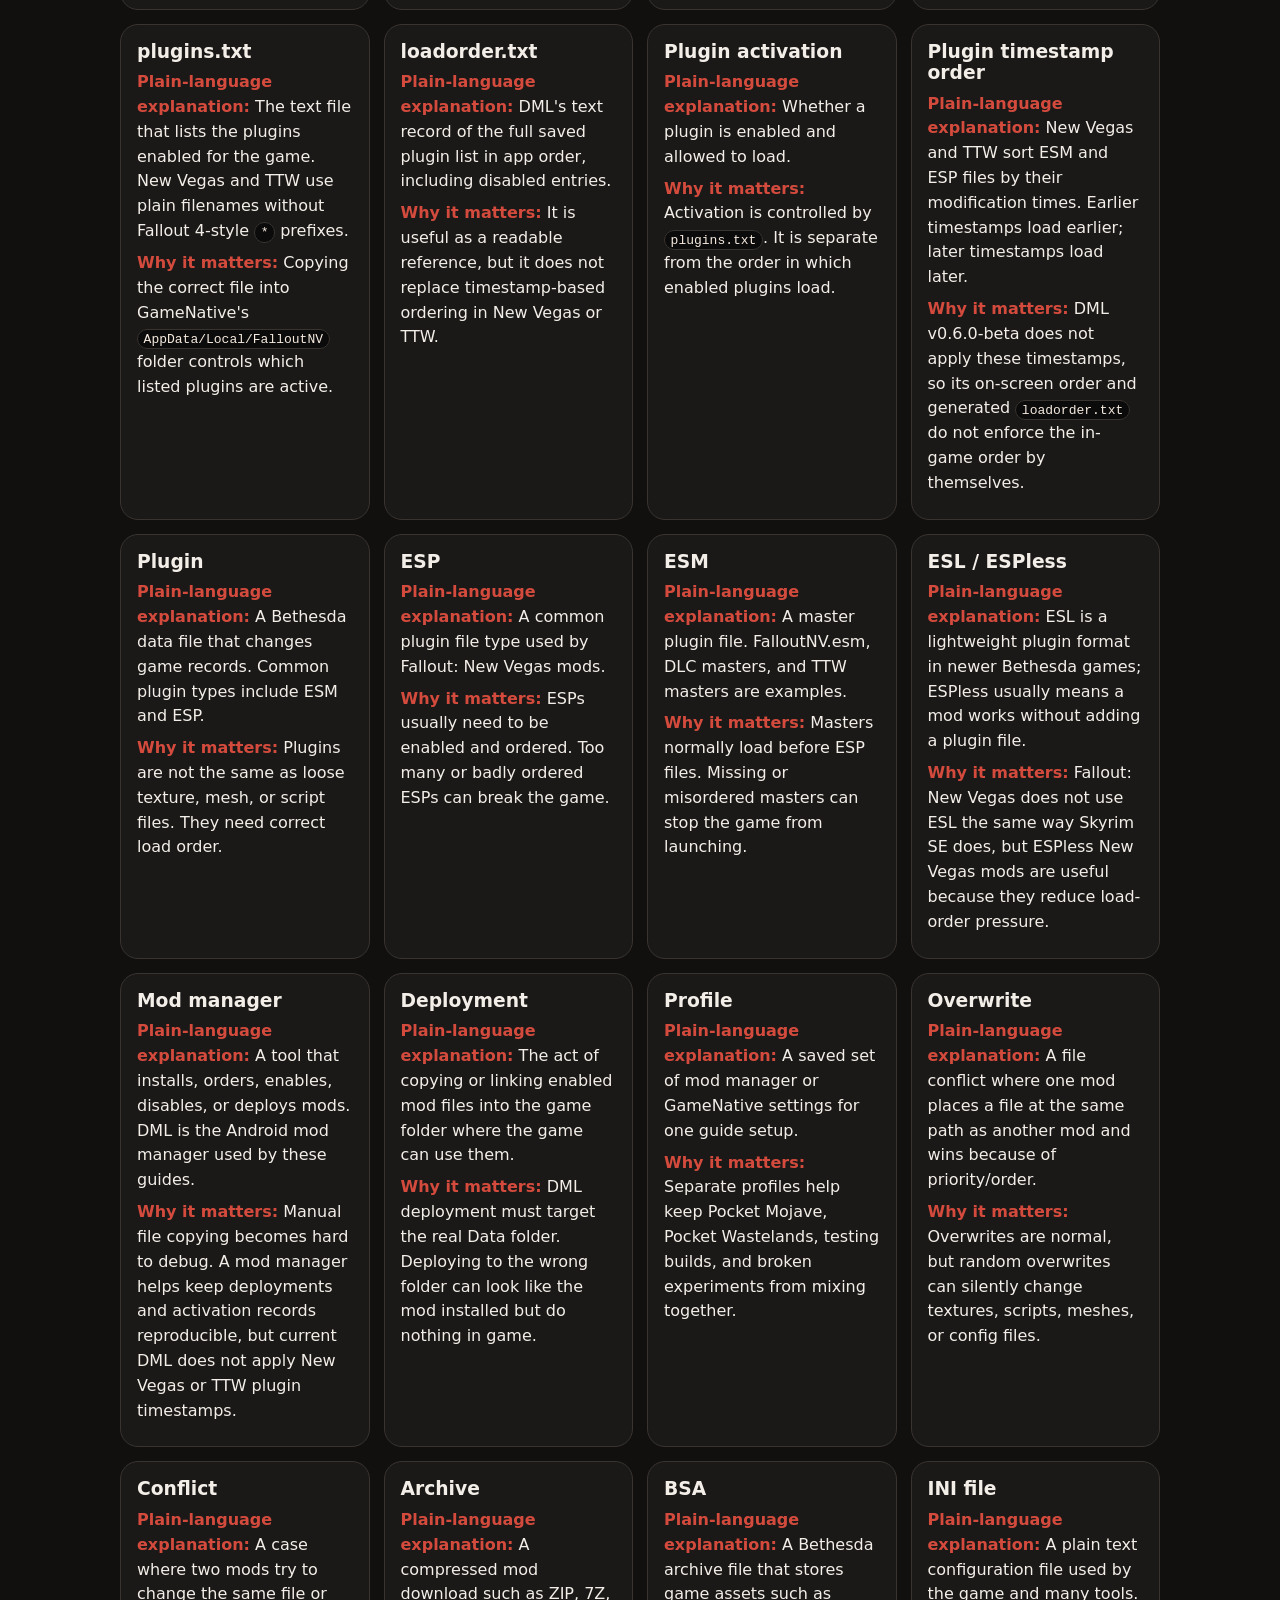
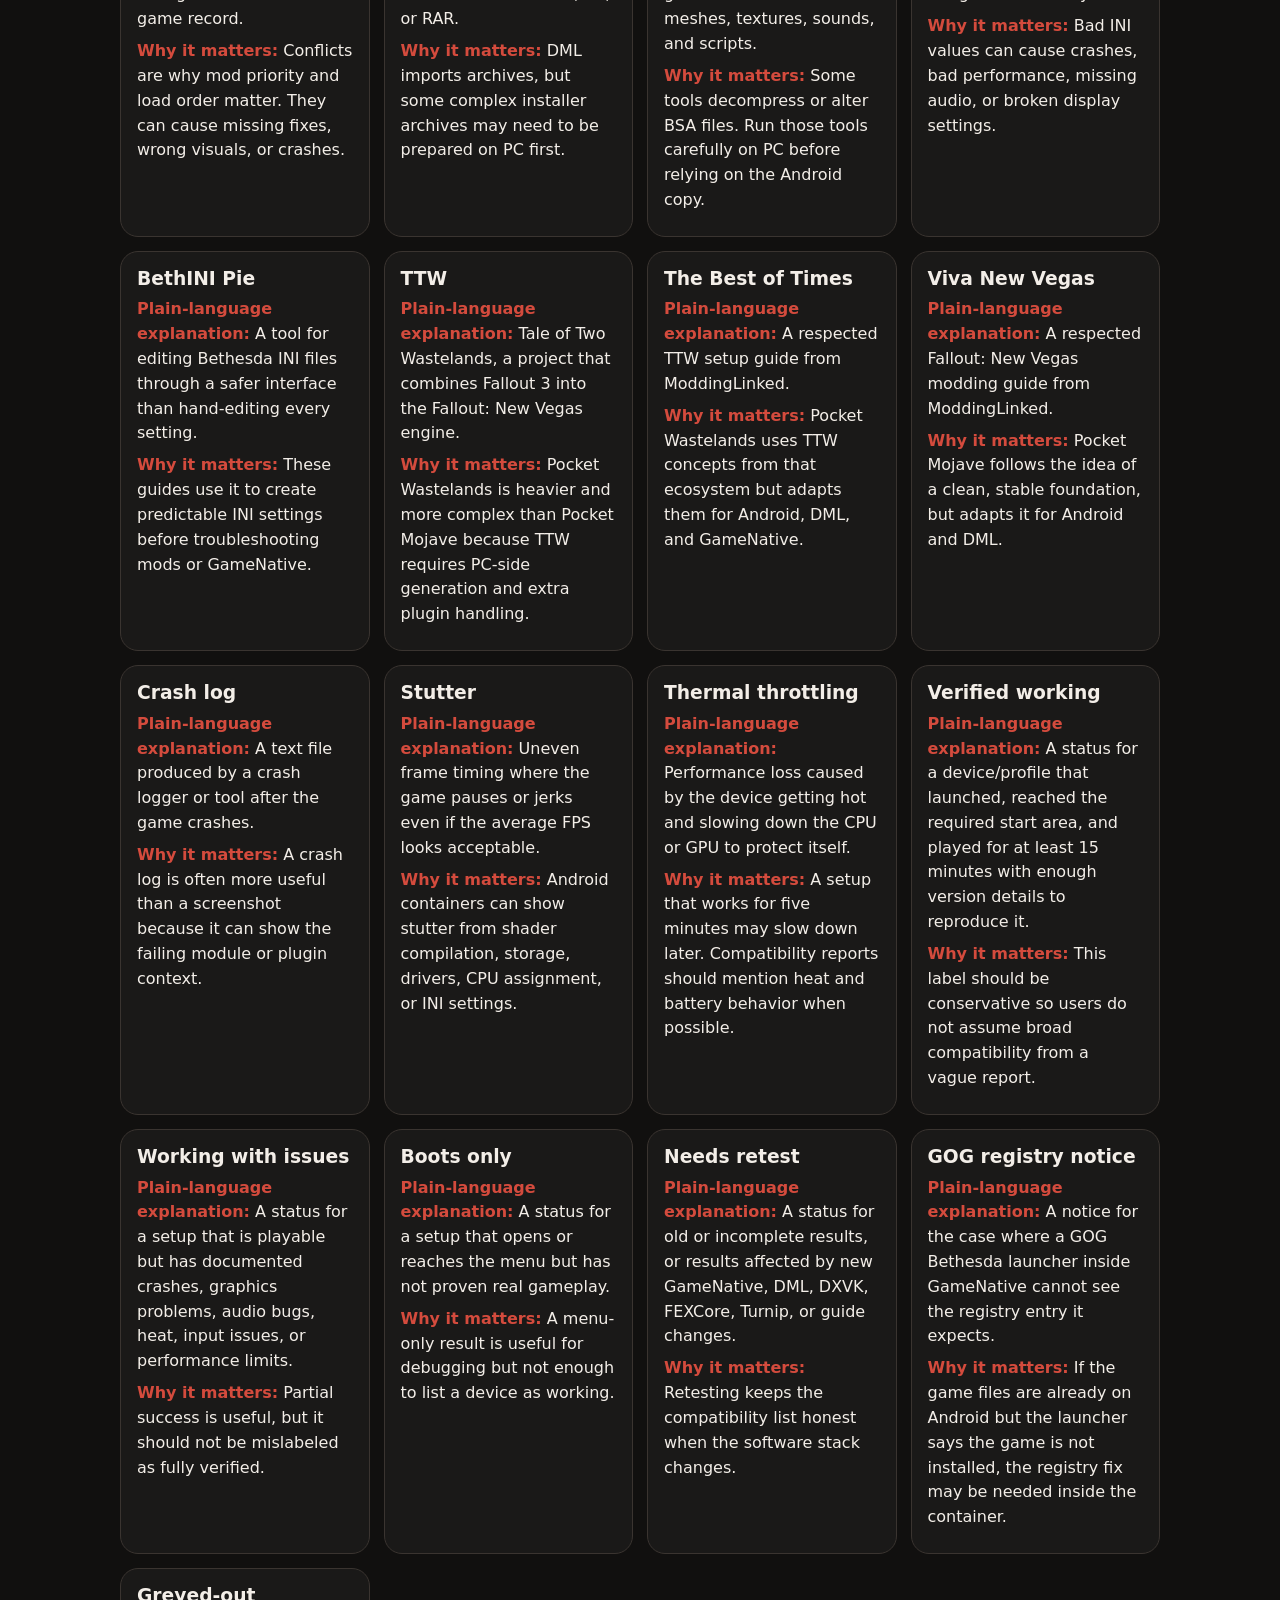
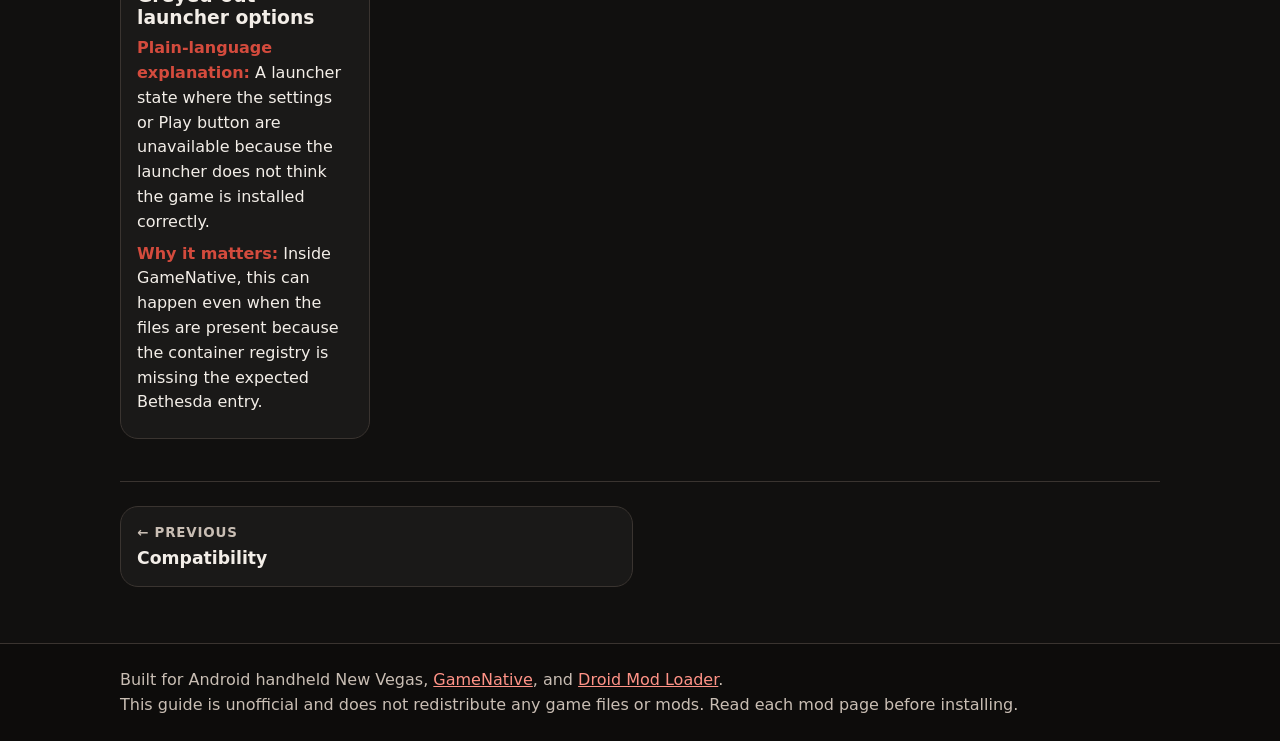
<file: glossary.html>
<!doctype html>
<html lang="en">
<head>
  <meta charset="utf-8">
  <meta name="viewport" content="width=device-width, initial-scale=1">
  <title>Glossary | Shonk's Pocket Mojave</title>
  <meta name="description" content="A New Vegas on Android guide for GameNative, Droid Mod Loader, and handheld tinkering.">
  <link rel="stylesheet" href="assets/site.css?v=9">
  
</head>
<body>
  <header class="site-header">
    <div class="container header-inner">
      <a class="logo" href="index.html">Shonk's Pocket Mojave</a>
      <nav class="nav" aria-label="Main navigation">
<a href="index.html" class="">Home</a>
<a href="setup.html" class="">Setup</a>
<a href="mods.html" class="">Mod List</a>
<a href="load-order.html" class="">Load Order</a>
<a href="avoid.html" class="">Avoid</a>
<a href="changelog.html" class="">Changelog</a>
<a href="report.html" class="">Reports</a>
<a href="compatibility.html" class="">Compatibility</a>
<a href="glossary.html" class="active">Glossary</a>
      </nav>
    </div>
  </header>
  <main class="container">

<section class="hero"><h1>Glossary</h1><p class="lead">Plain-language definitions for Android modding, GameNative, Droid Mod Loader, compatibility layers, and Bethesda modding terms used in these guides.</p></section>
<div class="callout notice learning-card"><h3>How to use this page</h3><p>Use this when a setup step mentions a term you do not know. The definitions are written for Pocket Mojave, Pocket Wastelands, GameNative, DML, Fallout: New Vegas, and TTW instead of general PC modding.</p></div>
<section class="card-grid">
  <article class="card glossary-entry" id="android-arm">
    <h3>Android ARM</h3>
    <p><strong>Plain-language explanation:</strong> The phone or handheld uses an ARM processor instead of a normal desktop x86 Windows processor. Most Android gaming handhelds and phones are ARM devices.</p>
    <p><strong>Why it matters:</strong> These guides use GameNative, FEXCore, Proton/Wine, and DXVK because Fallout: New Vegas and TTW are Windows games running on Android ARM hardware.</p>
  </article>
  <article class="card glossary-entry" id="app-storage">
    <h3>App storage</h3>
    <p><strong>Plain-language explanation:</strong> A private folder controlled by an Android app. Other apps usually cannot browse or edit it normally.</p>
    <p><strong>Why it matters:</strong> If the game is trapped inside locked GameNative App Storage, DML may not be able to deploy files into the real Data folder.</p>
  </article>
  <article class="card glossary-entry" id="shared-storage">
    <h3>Shared storage</h3>
    <p><strong>Plain-language explanation:</strong> A normal Android storage location that file managers and other apps can reach, such as /storage/emulated/0/PcGames/.</p>
    <p><strong>Why it matters:</strong> These guides prefer shared storage so both GameNative and DML can work with the same Fallout: New Vegas folder.</p>
  </article>
  <article class="card glossary-entry" id="gamenative">
    <h3>GameNative</h3>
    <p><strong>Plain-language explanation:</strong> The Android app used to create a Windows-like container and launch the Windows game executable.</p>
    <p><strong>Why it matters:</strong> It is the layer that actually starts FalloutNV.exe or nvse_loader.exe on Android, so its build, container, driver, and storage behavior matter.</p>
  </article>
  <article class="card glossary-entry" id="custom-game">
    <h3>Custom game</h3>
    <p><strong>Plain-language explanation:</strong> A GameNative entry where you choose your own Windows executable instead of launching a built-in store/game shortcut.</p>
    <p><strong>Why it matters:</strong> These guides rely on custom games so you can point GameNative at your New Vegas executable in shared storage.</p>
  </article>
  <article class="card glossary-entry" id="d-drive">
    <h3>D: drive</h3>
    <p><strong>Plain-language explanation:</strong> A Windows-style drive letter shown inside the container. It can point to files that are outside the fake C: drive.</p>
    <p><strong>Why it matters:</strong> If D: drive access is missing, the container may not see the game folder path expected by the guide.</p>
  </article>
  <article class="card glossary-entry" id="droid-mod-loader-dml">
    <h3>Droid Mod Loader / DML</h3>
    <p><strong>Plain-language explanation:</strong> The Android mod manager used by these guides to import mod archives, deploy files, detect plugins, manage plugin activation, and write <code>plugins.txt</code> and <code>loadorder.txt</code>.</p>
    <p><strong>Why it matters:</strong> DML keeps Android-side mod management separate from GameNative, but it needs access to the correct New Vegas Data folder.</p>
  </article>
  <article class="card glossary-entry" id="proton">
    <h3>Proton</h3>
    <p><strong>Plain-language explanation:</strong> A Wine-based compatibility package commonly used to run Windows games outside normal Windows.</p>
    <p><strong>Why it matters:</strong> The Proton/Wine version can change whether Fallout: New Vegas launches, crashes, or sees the right files inside GameNative.</p>
  </article>
  <article class="card glossary-entry" id="wine">
    <h3>Wine</h3>
    <p><strong>Plain-language explanation:</strong> The compatibility layer that provides Windows-like behavior for programs running on a non-Windows system.</p>
    <p><strong>Why it matters:</strong> GameNative uses Wine/Proton pieces so Windows game files and tools can run inside an Android container.</p>
  </article>
  <article class="card glossary-entry" id="fexcore">
    <h3>FEXCore</h3>
    <p><strong>Plain-language explanation:</strong> The CPU translation layer used to run x86/x64 Windows game code on Android ARM hardware.</p>
    <p><strong>Why it matters:</strong> The FEXCore version can affect launch success, crashes, and performance, so reports need the exact version.</p>
  </article>
  <article class="card glossary-entry" id="dxvk">
    <h3>DXVK</h3>
    <p><strong>Plain-language explanation:</strong> The layer that lets a Windows DirectX game draw graphics through Vulkan on Android.</p>
    <p><strong>Why it matters:</strong> The DXVK version matters because the wrong build can cause crashes, missing graphics, poor frame pacing, or bad performance.</p>
  </article>
  <article class="card glossary-entry" id="vulkan">
    <h3>Vulkan</h3>
    <p><strong>Plain-language explanation:</strong> The graphics API used by the Android driver and DXVK path.</p>
    <p><strong>Why it matters:</strong> Turnip and DXVK depend on Vulkan support, so graphics bugs need the Vulkan version when possible.</p>
  </article>
  <article class="card glossary-entry" id="turnip-driver">
    <h3>Turnip driver</h3>
    <p><strong>Plain-language explanation:</strong> A Mesa Vulkan driver commonly used for Adreno/Snapdragon graphics on Android gaming setups.</p>
    <p><strong>Why it matters:</strong> Changing Turnip can fix one game and break another, so the exact driver version is part of every useful compatibility report.</p>
  </article>
  <article class="card glossary-entry" id="container">
    <h3>Container</h3>
    <p><strong>Plain-language explanation:</strong> The isolated Windows-like environment where GameNative runs the game. It has its own C: drive, registry, user folder, and settings.</p>
    <p><strong>Why it matters:</strong> Container settings control what the game can see and how it runs. They are not identical to a normal Windows PC.</p>
  </article>
  <article class="card glossary-entry" id="bionic-container">
    <h3>bionic container</h3>
    <p><strong>Plain-language explanation:</strong> A GameNative container type based around Android bionic libraries.</p>
    <p><strong>Why it matters:</strong> The guide’s reference profile uses bionic, so switching container type should be treated as a new test, not a small tweak.</p>
  </article>
  <article class="card glossary-entry" id="environment-variable">
    <h3>Environment variable</h3>
    <p><strong>Plain-language explanation:</strong> A text setting passed to the container or graphics layer before the game starts.</p>
    <p><strong>Why it matters:</strong> Variables like DXVK_FRAME_RATE or PULSE_LATENCY_MSEC can change performance, audio, and graphics behavior.</p>
  </article>
  <article class="card glossary-entry" id="cpu-list">
    <h3>CPU list</h3>
    <p><strong>Plain-language explanation:</strong> The CPU cores assigned to the main game/container work.</p>
    <p><strong>Why it matters:</strong> Wrong CPU assignment can hurt performance or stability, so reports should include the list used.</p>
  </article>
  <article class="card glossary-entry" id="wow64-cpu-list">
    <h3>WoW64 CPU list</h3>
    <p><strong>Plain-language explanation:</strong> The CPU cores assigned to 32-bit Windows-on-Windows behavior inside the compatibility stack.</p>
    <p><strong>Why it matters:</strong> Fallout: New Vegas is a 32-bit game, so WoW64-related settings can affect how it runs.</p>
  </article>
  <article class="card glossary-entry" id="present-mode">
    <h3>Present mode</h3>
    <p><strong>Plain-language explanation:</strong> The way rendered frames are presented to the screen.</p>
    <p><strong>Why it matters:</strong> Present mode affects latency, frame pacing, and stutter. The reference profile starts with Mailbox.</p>
  </article>
  <article class="card glossary-entry" id="mailbox-present-mode">
    <h3>Mailbox present mode</h3>
    <p><strong>Plain-language explanation:</strong> A Vulkan present mode that can reduce latency and smooth frame delivery when supported.</p>
    <p><strong>Why it matters:</strong> The guide uses Mailbox as a tested starting point, but changing it should be recorded because it can affect stutter and heat.</p>
  </article>
  <article class="card glossary-entry" id="fps-cap">
    <h3>FPS cap</h3>
    <p><strong>Plain-language explanation:</strong> A limit on how many frames per second the game should render.</p>
    <p><strong>Why it matters:</strong> New Vegas can behave badly at very high FPS. These guides start with 60 FPS to keep physics and frame pacing predictable.</p>
  </article>
  <article class="card glossary-entry" id="load-order">
    <h3>Load order</h3>
    <p><strong>Plain-language explanation:</strong> The order that ESM and ESP plugin files load in the game.</p>
    <p><strong>Why it matters:</strong> A bad load order can undo fixes, break TTW, or cause crashes even when every mod file is installed correctly. New Vegas and TTW apply plugin order through ESM and ESP modification timestamps.</p>
  </article>
  <article class="card glossary-entry" id="game-root">
    <h3>Game Folder / Game Root</h3>
    <p><strong>Plain-language explanation:</strong> The main game folder containing <code>FalloutNV.exe</code> and the <code>Data</code> folder.</p>
    <p><strong>Why it matters:</strong> DML v0.6.0-beta may ask for this separately from the Data Folder. Do not select <code>Data</code> when the picker asks for Game Root.</p>
  </article>
  <article class="card glossary-entry" id="data-folder">
    <h3>Data Folder</h3>
    <p><strong>Plain-language explanation:</strong> The <code>Data</code> folder inside the Game Root. It contains files such as <code>FalloutNV.esm</code> and is where DML deploys normal mod content.</p>
    <p><strong>Why it matters:</strong> When DML asks for the Data Folder, choose <code>&lt;Game Folder&gt;/Data</code>, not the parent Game Root.</p>
  </article>
  <article class="card glossary-entry" id="plugins-txt">
    <h3>plugins.txt</h3>
    <p><strong>Plain-language explanation:</strong> The text file that lists the plugins enabled for the game. New Vegas and TTW use plain filenames without Fallout 4-style <code>*</code> prefixes.</p>
    <p><strong>Why it matters:</strong> Copying the correct file into GameNative's <code>AppData/Local/FalloutNV</code> folder controls which listed plugins are active.</p>
  </article>
  <article class="card glossary-entry" id="loadorder-txt">
    <h3>loadorder.txt</h3>
    <p><strong>Plain-language explanation:</strong> DML's text record of the full saved plugin list in app order, including disabled entries.</p>
    <p><strong>Why it matters:</strong> It is useful as a readable reference, but it does not replace timestamp-based ordering in New Vegas or TTW.</p>
  </article>
  <article class="card glossary-entry" id="plugin-activation">
    <h3>Plugin activation</h3>
    <p><strong>Plain-language explanation:</strong> Whether a plugin is enabled and allowed to load.</p>
    <p><strong>Why it matters:</strong> Activation is controlled by <code>plugins.txt</code>. It is separate from the order in which enabled plugins load.</p>
  </article>
  <article class="card glossary-entry" id="plugin-timestamp-order">
    <h3>Plugin timestamp order</h3>
    <p><strong>Plain-language explanation:</strong> New Vegas and TTW sort ESM and ESP files by their modification times. Earlier timestamps load earlier; later timestamps load later.</p>
    <p><strong>Why it matters:</strong> DML v0.6.0-beta does not apply these timestamps, so its on-screen order and generated <code>loadorder.txt</code> do not enforce the in-game order by themselves.</p>
  </article>
  <article class="card glossary-entry" id="plugin">
    <h3>Plugin</h3>
    <p><strong>Plain-language explanation:</strong> A Bethesda data file that changes game records. Common plugin types include ESM and ESP.</p>
    <p><strong>Why it matters:</strong> Plugins are not the same as loose texture, mesh, or script files. They need correct load order.</p>
  </article>
  <article class="card glossary-entry" id="esp">
    <h3>ESP</h3>
    <p><strong>Plain-language explanation:</strong> A common plugin file type used by Fallout: New Vegas mods.</p>
    <p><strong>Why it matters:</strong> ESPs usually need to be enabled and ordered. Too many or badly ordered ESPs can break the game.</p>
  </article>
  <article class="card glossary-entry" id="esm">
    <h3>ESM</h3>
    <p><strong>Plain-language explanation:</strong> A master plugin file. FalloutNV.esm, DLC masters, and TTW masters are examples.</p>
    <p><strong>Why it matters:</strong> Masters normally load before ESP files. Missing or misordered masters can stop the game from launching.</p>
  </article>
  <article class="card glossary-entry" id="esl-espless">
    <h3>ESL / ESPless</h3>
    <p><strong>Plain-language explanation:</strong> ESL is a lightweight plugin format in newer Bethesda games; ESPless usually means a mod works without adding a plugin file.</p>
    <p><strong>Why it matters:</strong> Fallout: New Vegas does not use ESL the same way Skyrim SE does, but ESPless New Vegas mods are useful because they reduce load-order pressure.</p>
  </article>
  <article class="card glossary-entry" id="mod-manager">
    <h3>Mod manager</h3>
    <p><strong>Plain-language explanation:</strong> A tool that installs, orders, enables, disables, or deploys mods. DML is the Android mod manager used by these guides.</p>
    <p><strong>Why it matters:</strong> Manual file copying becomes hard to debug. A mod manager helps keep deployments and activation records reproducible, but current DML does not apply New Vegas or TTW plugin timestamps.</p>
  </article>
  <article class="card glossary-entry" id="deployment">
    <h3>Deployment</h3>
    <p><strong>Plain-language explanation:</strong> The act of copying or linking enabled mod files into the game folder where the game can use them.</p>
    <p><strong>Why it matters:</strong> DML deployment must target the real Data folder. Deploying to the wrong folder can look like the mod installed but do nothing in game.</p>
  </article>
  <article class="card glossary-entry" id="profile">
    <h3>Profile</h3>
    <p><strong>Plain-language explanation:</strong> A saved set of mod manager or GameNative settings for one guide setup.</p>
    <p><strong>Why it matters:</strong> Separate profiles help keep Pocket Mojave, Pocket Wastelands, testing builds, and broken experiments from mixing together.</p>
  </article>
  <article class="card glossary-entry" id="overwrite">
    <h3>Overwrite</h3>
    <p><strong>Plain-language explanation:</strong> A file conflict where one mod places a file at the same path as another mod and wins because of priority/order.</p>
    <p><strong>Why it matters:</strong> Overwrites are normal, but random overwrites can silently change textures, scripts, meshes, or config files.</p>
  </article>
  <article class="card glossary-entry" id="conflict">
    <h3>Conflict</h3>
    <p><strong>Plain-language explanation:</strong> A case where two mods try to change the same file or game record.</p>
    <p><strong>Why it matters:</strong> Conflicts are why mod priority and load order matter. They can cause missing fixes, wrong visuals, or crashes.</p>
  </article>
  <article class="card glossary-entry" id="archive">
    <h3>Archive</h3>
    <p><strong>Plain-language explanation:</strong> A compressed mod download such as ZIP, 7Z, or RAR.</p>
    <p><strong>Why it matters:</strong> DML imports archives, but some complex installer archives may need to be prepared on PC first.</p>
  </article>
  <article class="card glossary-entry" id="bsa">
    <h3>BSA</h3>
    <p><strong>Plain-language explanation:</strong> A Bethesda archive file that stores game assets such as meshes, textures, sounds, and scripts.</p>
    <p><strong>Why it matters:</strong> Some tools decompress or alter BSA files. Run those tools carefully on PC before relying on the Android copy.</p>
  </article>
  <article class="card glossary-entry" id="ini-file">
    <h3>INI file</h3>
    <p><strong>Plain-language explanation:</strong> A plain text configuration file used by the game and many tools.</p>
    <p><strong>Why it matters:</strong> Bad INI values can cause crashes, bad performance, missing audio, or broken display settings.</p>
  </article>
  <article class="card glossary-entry" id="bethini-pie">
    <h3>BethINI Pie</h3>
    <p><strong>Plain-language explanation:</strong> A tool for editing Bethesda INI files through a safer interface than hand-editing every setting.</p>
    <p><strong>Why it matters:</strong> These guides use it to create predictable INI settings before troubleshooting mods or GameNative.</p>
  </article>
  <article class="card glossary-entry" id="ttw">
    <h3>TTW</h3>
    <p><strong>Plain-language explanation:</strong> Tale of Two Wastelands, a project that combines Fallout 3 into the Fallout: New Vegas engine.</p>
    <p><strong>Why it matters:</strong> Pocket Wastelands is heavier and more complex than Pocket Mojave because TTW requires PC-side generation and extra plugin handling.</p>
  </article>
  <article class="card glossary-entry" id="the-best-of-times">
    <h3>The Best of Times</h3>
    <p><strong>Plain-language explanation:</strong> A respected TTW setup guide from ModdingLinked.</p>
    <p><strong>Why it matters:</strong> Pocket Wastelands uses TTW concepts from that ecosystem but adapts them for Android, DML, and GameNative.</p>
  </article>
  <article class="card glossary-entry" id="viva-new-vegas">
    <h3>Viva New Vegas</h3>
    <p><strong>Plain-language explanation:</strong> A respected Fallout: New Vegas modding guide from ModdingLinked.</p>
    <p><strong>Why it matters:</strong> Pocket Mojave follows the idea of a clean, stable foundation, but adapts it for Android and DML.</p>
  </article>
  <article class="card glossary-entry" id="crash-log">
    <h3>Crash log</h3>
    <p><strong>Plain-language explanation:</strong> A text file produced by a crash logger or tool after the game crashes.</p>
    <p><strong>Why it matters:</strong> A crash log is often more useful than a screenshot because it can show the failing module or plugin context.</p>
  </article>
  <article class="card glossary-entry" id="stutter">
    <h3>Stutter</h3>
    <p><strong>Plain-language explanation:</strong> Uneven frame timing where the game pauses or jerks even if the average FPS looks acceptable.</p>
    <p><strong>Why it matters:</strong> Android containers can show stutter from shader compilation, storage, drivers, CPU assignment, or INI settings.</p>
  </article>
  <article class="card glossary-entry" id="thermal-throttling">
    <h3>Thermal throttling</h3>
    <p><strong>Plain-language explanation:</strong> Performance loss caused by the device getting hot and slowing down the CPU or GPU to protect itself.</p>
    <p><strong>Why it matters:</strong> A setup that works for five minutes may slow down later. Compatibility reports should mention heat and battery behavior when possible.</p>
  </article>
  <article class="card glossary-entry" id="verified-working">
    <h3>Verified working</h3>
    <p><strong>Plain-language explanation:</strong> A status for a device/profile that launched, reached the required start area, and played for at least 15 minutes with enough version details to reproduce it.</p>
    <p><strong>Why it matters:</strong> This label should be conservative so users do not assume broad compatibility from a vague report.</p>
  </article>
  <article class="card glossary-entry" id="working-with-issues">
    <h3>Working with issues</h3>
    <p><strong>Plain-language explanation:</strong> A status for a setup that is playable but has documented crashes, graphics problems, audio bugs, heat, input issues, or performance limits.</p>
    <p><strong>Why it matters:</strong> Partial success is useful, but it should not be mislabeled as fully verified.</p>
  </article>
  <article class="card glossary-entry" id="boots-only">
    <h3>Boots only</h3>
    <p><strong>Plain-language explanation:</strong> A status for a setup that opens or reaches the menu but has not proven real gameplay.</p>
    <p><strong>Why it matters:</strong> A menu-only result is useful for debugging but not enough to list a device as working.</p>
  </article>
  <article class="card glossary-entry" id="needs-retest">
    <h3>Needs retest</h3>
    <p><strong>Plain-language explanation:</strong> A status for old or incomplete results, or results affected by new GameNative, DML, DXVK, FEXCore, Turnip, or guide changes.</p>
    <p><strong>Why it matters:</strong> Retesting keeps the compatibility list honest when the software stack changes.</p>
  </article>
  <article class="card glossary-entry" id="gog-registry-notice">
    <h3>GOG registry notice</h3>
    <p><strong>Plain-language explanation:</strong> A notice for the case where a GOG Bethesda launcher inside GameNative cannot see the registry entry it expects.</p>
    <p><strong>Why it matters:</strong> If the game files are already on Android but the launcher says the game is not installed, the registry fix may be needed inside the container.</p>
  </article>
  <article class="card glossary-entry" id="greyed-out-launcher-options">
    <h3>Greyed-out launcher options</h3>
    <p><strong>Plain-language explanation:</strong> A launcher state where the settings or Play button are unavailable because the launcher does not think the game is installed correctly.</p>
    <p><strong>Why it matters:</strong> Inside GameNative, this can happen even when the files are present because the container registry is missing the expected Bethesda entry.</p>
  </article>
</section>
<nav class="page-nav" aria-label="Page navigation">
  <a class="page-nav-link prev" href="compatibility.html"><span>&larr; Previous</span><strong>Compatibility</strong></a>
  <span class="page-nav-spacer" aria-hidden="true"></span>
</nav>
  </main>
  <footer class="site-footer">
    <div class="container">
      Built for Android handheld New Vegas, <a href="https://github.com/utkarshdalal/GameNative">GameNative</a>, and <a href="https://github.com/CyberShonk/DroidModLoader">Droid Mod Loader</a>.
      <br>This guide is unofficial and does not redistribute any game files or mods. Read each mod page before installing.
    </div>
  </footer>

</body>
</html>
</file>
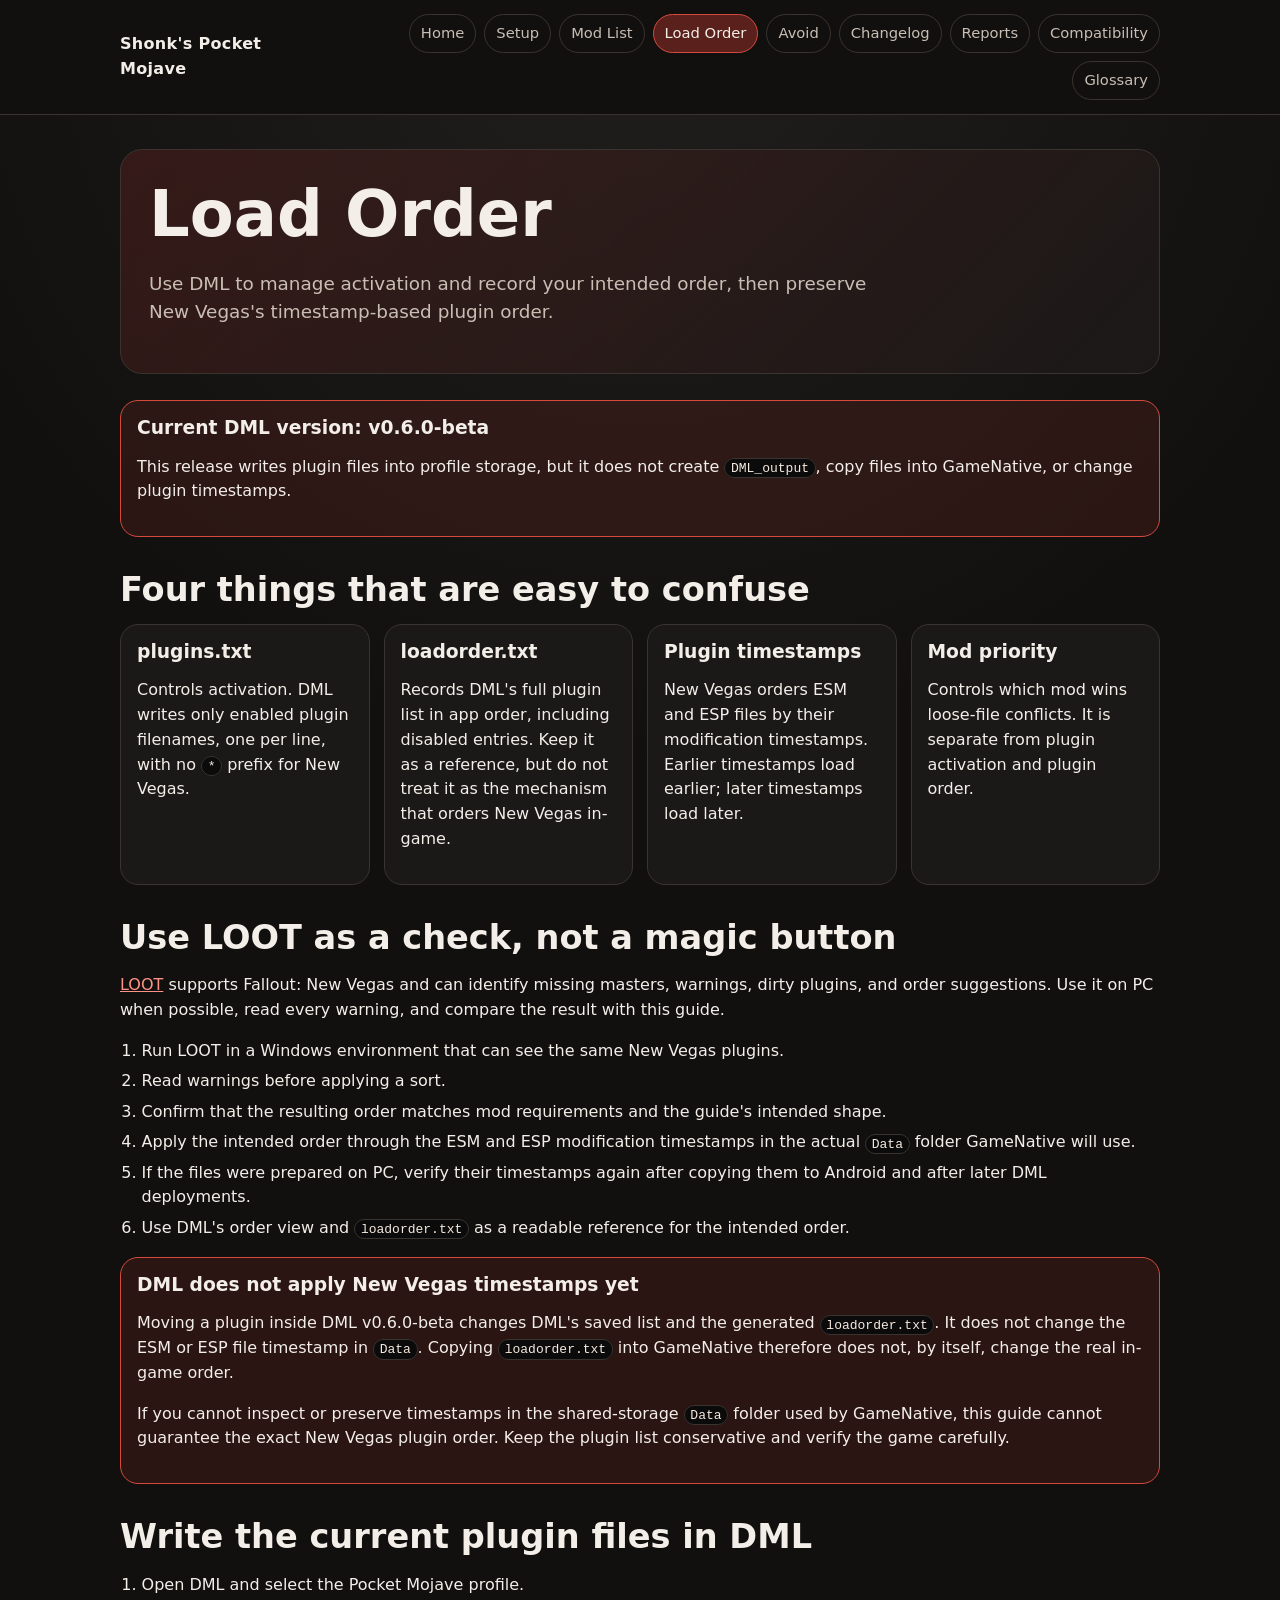
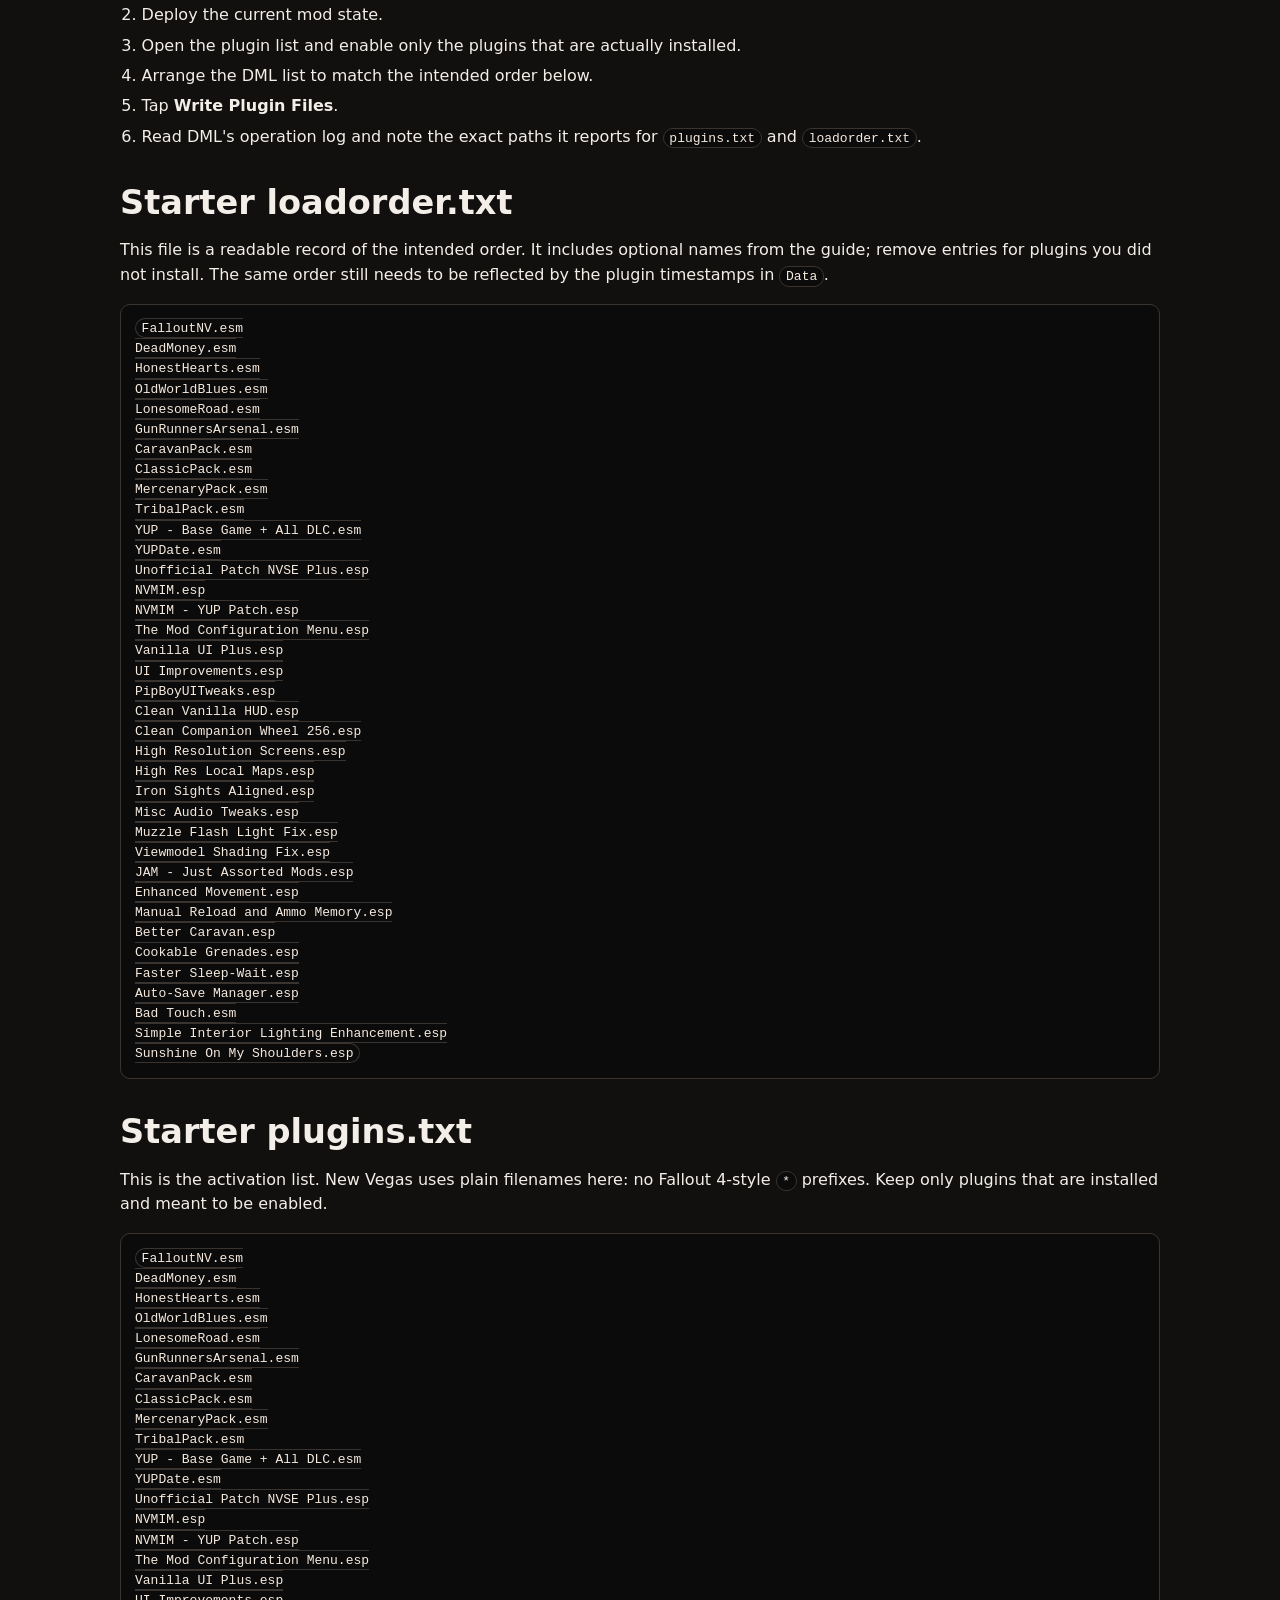
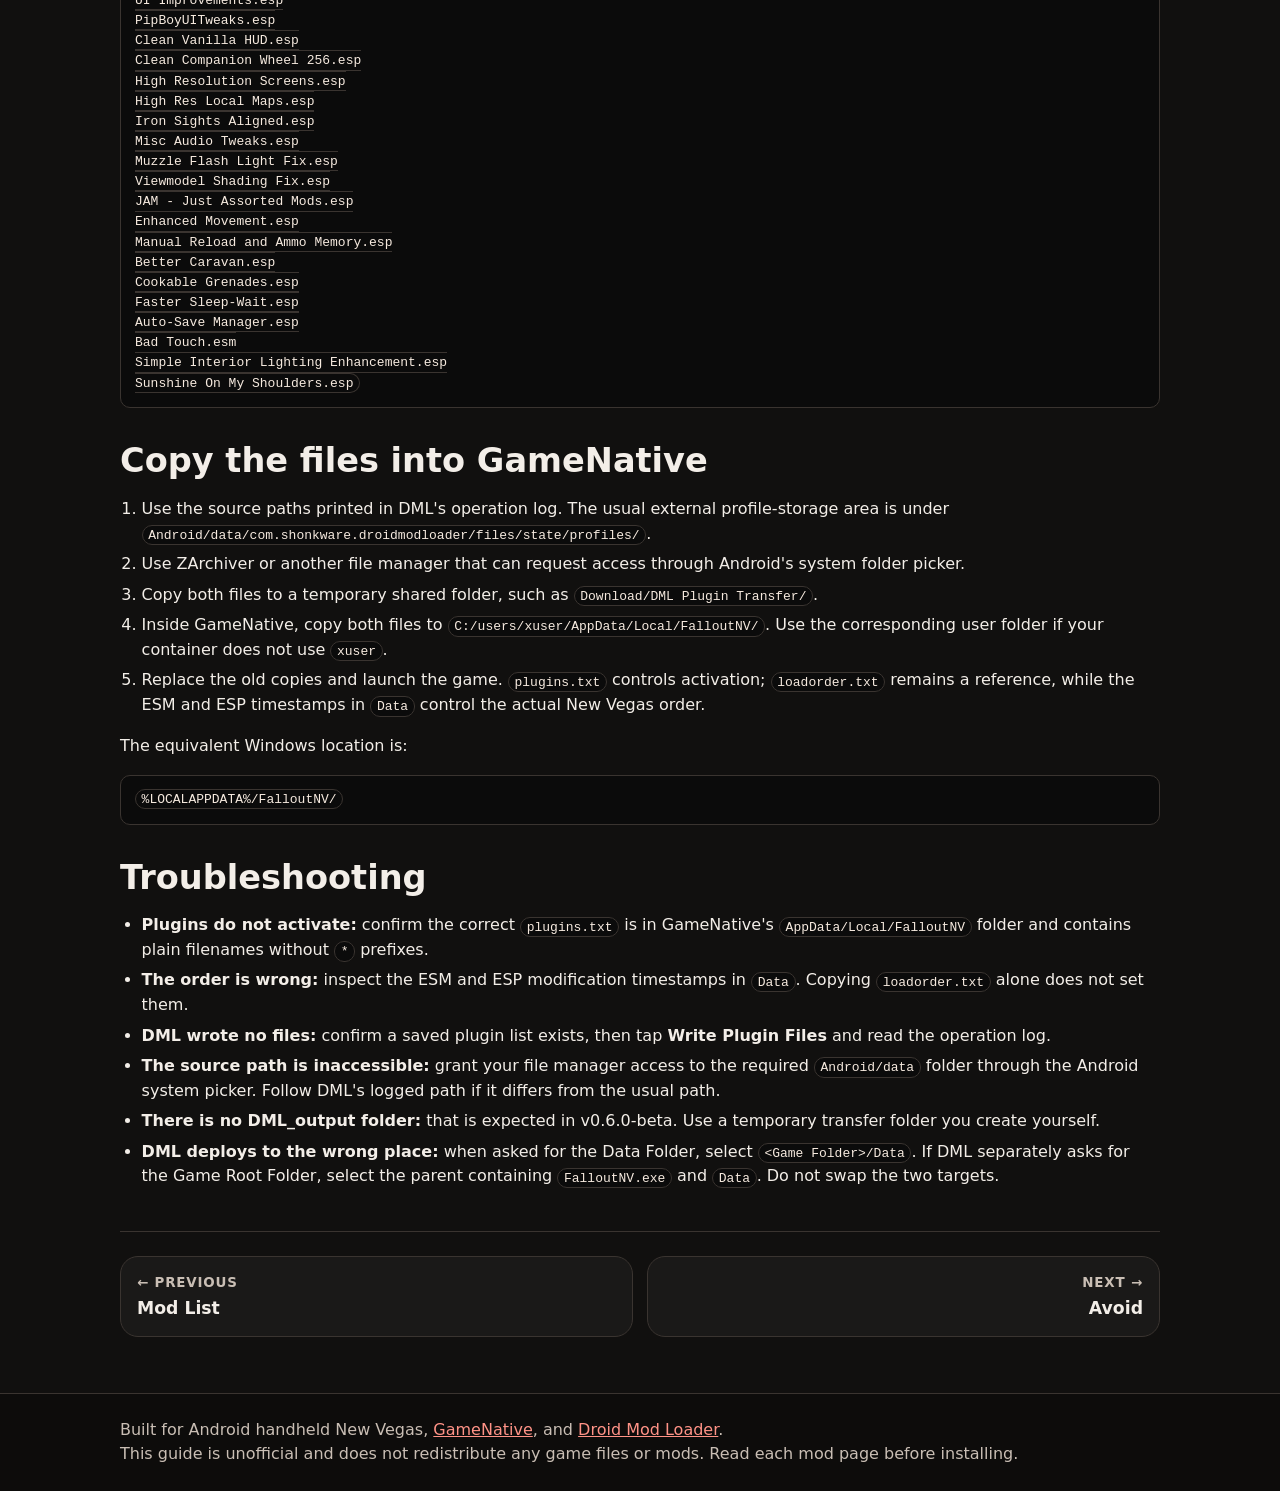
<file: load-order.html>
<!doctype html>
<html lang="en">
<head>
  <meta charset="utf-8">
  <meta name="viewport" content="width=device-width, initial-scale=1">
  <title>Load Order | Shonk's Pocket Mojave</title>
  <meta name="description" content="A New Vegas on Android guide for GameNative, Droid Mod Loader, and handheld tinkering.">
  <link rel="stylesheet" href="assets/site.css?v=9">
</head>
<body>
  <header class="site-header">
    <div class="container header-inner">
      <a class="logo" href="index.html">Shonk's Pocket Mojave</a>
      <nav class="nav" aria-label="Main navigation">
<a href="index.html" class="">Home</a>
<a href="setup.html" class="">Setup</a>
<a href="mods.html" class="">Mod List</a>
<a href="load-order.html" class="active">Load Order</a>
<a href="avoid.html" class="">Avoid</a>
<a href="changelog.html" class="">Changelog</a>
<a href="report.html" class="">Reports</a>
<a href="compatibility.html" class="">Compatibility</a>
<a href="glossary.html" class="">Glossary</a>
      </nav>
    </div>
  </header>
  <main class="container">
<section class="hero"><h1>Load Order</h1><p class="lead">Use DML to manage activation and record your intended order, then preserve New Vegas's timestamp-based plugin order.</p></section>

<div class="callout warning">
  <h3>Current DML version: v0.6.0-beta</h3>
  <p>This release writes plugin files into profile storage, but it does not create <code>DML_output</code>, copy files into GameNative, or change plugin timestamps.</p>
</div>

<section>
  <h2>Four things that are easy to confuse</h2>
  <div class="card-grid">
    <article class="card"><h3>plugins.txt</h3><p>Controls activation. DML writes only enabled plugin filenames, one per line, with no <code>*</code> prefix for New Vegas.</p></article>
    <article class="card"><h3>loadorder.txt</h3><p>Records DML's full plugin list in app order, including disabled entries. Keep it as a reference, but do not treat it as the mechanism that orders New Vegas in-game.</p></article>
    <article class="card"><h3>Plugin timestamps</h3><p>New Vegas orders ESM and ESP files by their modification timestamps. Earlier timestamps load earlier; later timestamps load later.</p></article>
    <article class="card"><h3>Mod priority</h3><p>Controls which mod wins loose-file conflicts. It is separate from plugin activation and plugin order.</p></article>
  </div>
</section>

<section>
  <h2>Use LOOT as a check, not a magic button</h2>
  <p><a href="https://loot.github.io/">LOOT</a> supports Fallout: New Vegas and can identify missing masters, warnings, dirty plugins, and order suggestions. Use it on PC when possible, read every warning, and compare the result with this guide.</p>
  <ol>
    <li>Run LOOT in a Windows environment that can see the same New Vegas plugins.</li>
    <li>Read warnings before applying a sort.</li>
    <li>Confirm that the resulting order matches mod requirements and the guide's intended shape.</li>
    <li>Apply the intended order through the ESM and ESP modification timestamps in the actual <code>Data</code> folder GameNative will use.</li>
    <li>If the files were prepared on PC, verify their timestamps again after copying them to Android and after later DML deployments.</li>
    <li>Use DML's order view and <code>loadorder.txt</code> as a readable reference for the intended order.</li>
  </ol>
</section>

<div class="callout warning">
  <h3>DML does not apply New Vegas timestamps yet</h3>
  <p>Moving a plugin inside DML v0.6.0-beta changes DML's saved list and the generated <code>loadorder.txt</code>. It does not change the ESM or ESP file timestamp in <code>Data</code>. Copying <code>loadorder.txt</code> into GameNative therefore does not, by itself, change the real in-game order.</p>
  <p>If you cannot inspect or preserve timestamps in the shared-storage <code>Data</code> folder used by GameNative, this guide cannot guarantee the exact New Vegas plugin order. Keep the plugin list conservative and verify the game carefully.</p>
</div>

<section>
  <h2>Write the current plugin files in DML</h2>
  <ol>
    <li>Open DML and select the Pocket Mojave profile.</li>
    <li>Deploy the current mod state.</li>
    <li>Open the plugin list and enable only the plugins that are actually installed.</li>
    <li>Arrange the DML list to match the intended order below.</li>
    <li>Tap <strong>Write Plugin Files</strong>.</li>
    <li>Read DML's operation log and note the exact paths it reports for <code>plugins.txt</code> and <code>loadorder.txt</code>.</li>
  </ol>
</section>

<section><h2>Starter loadorder.txt</h2><p>This file is a readable record of the intended order. It includes optional names from the guide; remove entries for plugins you did not install. The same order still needs to be reflected by the plugin timestamps in <code>Data</code>.</p><pre><code>FalloutNV.esm
DeadMoney.esm
HonestHearts.esm
OldWorldBlues.esm
LonesomeRoad.esm
GunRunnersArsenal.esm
CaravanPack.esm
ClassicPack.esm
MercenaryPack.esm
TribalPack.esm
YUP - Base Game + All DLC.esm
YUPDate.esm
Unofficial Patch NVSE Plus.esp
NVMIM.esp
NVMIM - YUP Patch.esp
The Mod Configuration Menu.esp
Vanilla UI Plus.esp
UI Improvements.esp
PipBoyUITweaks.esp
Clean Vanilla HUD.esp
Clean Companion Wheel 256.esp
High Resolution Screens.esp
High Res Local Maps.esp
Iron Sights Aligned.esp
Misc Audio Tweaks.esp
Muzzle Flash Light Fix.esp
Viewmodel Shading Fix.esp
JAM - Just Assorted Mods.esp
Enhanced Movement.esp
Manual Reload and Ammo Memory.esp
Better Caravan.esp
Cookable Grenades.esp
Faster Sleep-Wait.esp
Auto-Save Manager.esp
Bad Touch.esm
Simple Interior Lighting Enhancement.esp
Sunshine On My Shoulders.esp</code></pre></section>

<section><h2>Starter plugins.txt</h2><p>This is the activation list. New Vegas uses plain filenames here: no Fallout 4-style <code>*</code> prefixes. Keep only plugins that are installed and meant to be enabled.</p><pre><code>FalloutNV.esm
DeadMoney.esm
HonestHearts.esm
OldWorldBlues.esm
LonesomeRoad.esm
GunRunnersArsenal.esm
CaravanPack.esm
ClassicPack.esm
MercenaryPack.esm
TribalPack.esm
YUP - Base Game + All DLC.esm
YUPDate.esm
Unofficial Patch NVSE Plus.esp
NVMIM.esp
NVMIM - YUP Patch.esp
The Mod Configuration Menu.esp
Vanilla UI Plus.esp
UI Improvements.esp
PipBoyUITweaks.esp
Clean Vanilla HUD.esp
Clean Companion Wheel 256.esp
High Resolution Screens.esp
High Res Local Maps.esp
Iron Sights Aligned.esp
Misc Audio Tweaks.esp
Muzzle Flash Light Fix.esp
Viewmodel Shading Fix.esp
JAM - Just Assorted Mods.esp
Enhanced Movement.esp
Manual Reload and Ammo Memory.esp
Better Caravan.esp
Cookable Grenades.esp
Faster Sleep-Wait.esp
Auto-Save Manager.esp
Bad Touch.esm
Simple Interior Lighting Enhancement.esp
Sunshine On My Shoulders.esp</code></pre></section>

<section>
  <h2>Copy the files into GameNative</h2>
  <ol>
    <li>Use the source paths printed in DML's operation log. The usual external profile-storage area is under <code>Android/data/com.shonkware.droidmodloader/files/state/profiles/</code>.</li>
    <li>Use ZArchiver or another file manager that can request access through Android's system folder picker.</li>
    <li>Copy both files to a temporary shared folder, such as <code>Download/DML Plugin Transfer/</code>.</li>
    <li>Inside GameNative, copy both files to <code>C:/users/xuser/AppData/Local/FalloutNV/</code>. Use the corresponding user folder if your container does not use <code>xuser</code>.</li>
    <li>Replace the old copies and launch the game. <code>plugins.txt</code> controls activation; <code>loadorder.txt</code> remains a reference, while the ESM and ESP timestamps in <code>Data</code> control the actual New Vegas order.</li>
  </ol>
  <p>The equivalent Windows location is:</p>
  <pre><code>%LOCALAPPDATA%/FalloutNV/</code></pre>
</section>

<section>
  <h2>Troubleshooting</h2>
  <ul class="troubleshooting-list">
    <li><strong>Plugins do not activate:</strong> confirm the correct <code>plugins.txt</code> is in GameNative's <code>AppData/Local/FalloutNV</code> folder and contains plain filenames without <code>*</code> prefixes.</li>
    <li><strong>The order is wrong:</strong> inspect the ESM and ESP modification timestamps in <code>Data</code>. Copying <code>loadorder.txt</code> alone does not set them.</li>
    <li><strong>DML wrote no files:</strong> confirm a saved plugin list exists, then tap <strong>Write Plugin Files</strong> and read the operation log.</li>
    <li><strong>The source path is inaccessible:</strong> grant your file manager access to the required <code>Android/data</code> folder through the Android system picker. Follow DML's logged path if it differs from the usual path.</li>
    <li><strong>There is no DML_output folder:</strong> that is expected in v0.6.0-beta. Use a temporary transfer folder you create yourself.</li>
    <li><strong>DML deploys to the wrong place:</strong> when asked for the Data Folder, select <code>&lt;Game Folder&gt;/Data</code>. If DML separately asks for the Game Root Folder, select the parent containing <code>FalloutNV.exe</code> and <code>Data</code>. Do not swap the two targets.</li>
  </ul>
</section>


<nav class="page-nav" aria-label="Page navigation">
  <a class="page-nav-link prev" href="mods.html"><span>&larr; Previous</span><strong>Mod List</strong></a>
  <a class="page-nav-link next" href="avoid.html"><span>Next &rarr;</span><strong>Avoid</strong></a>
</nav>
  </main>
  <footer class="site-footer">
    <div class="container">
      Built for Android handheld New Vegas, <a href="https://github.com/utkarshdalal/GameNative">GameNative</a>, and <a href="https://github.com/CyberShonk/DroidModLoader">Droid Mod Loader</a>.
      <br>This guide is unofficial and does not redistribute any game files or mods. Read each mod page before installing.
    </div>
  </footer>
</body>
</html>
</file>
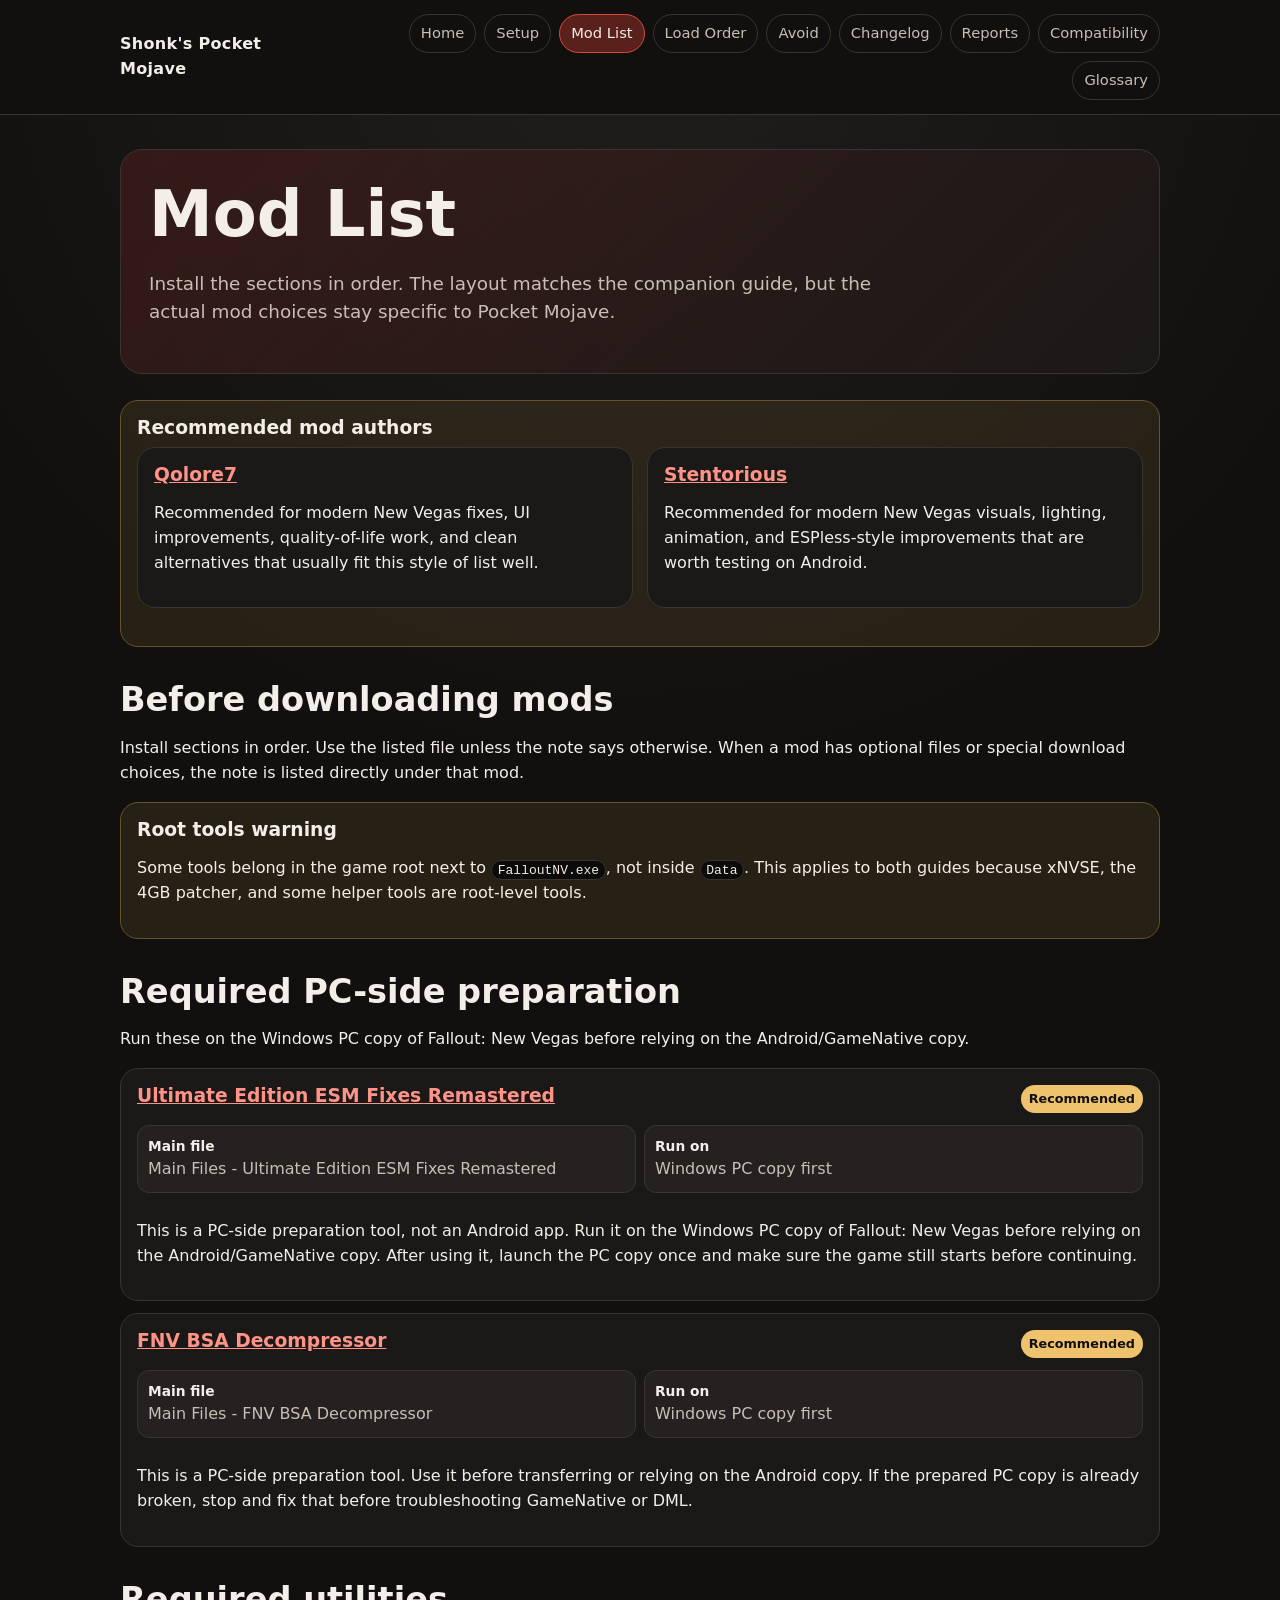
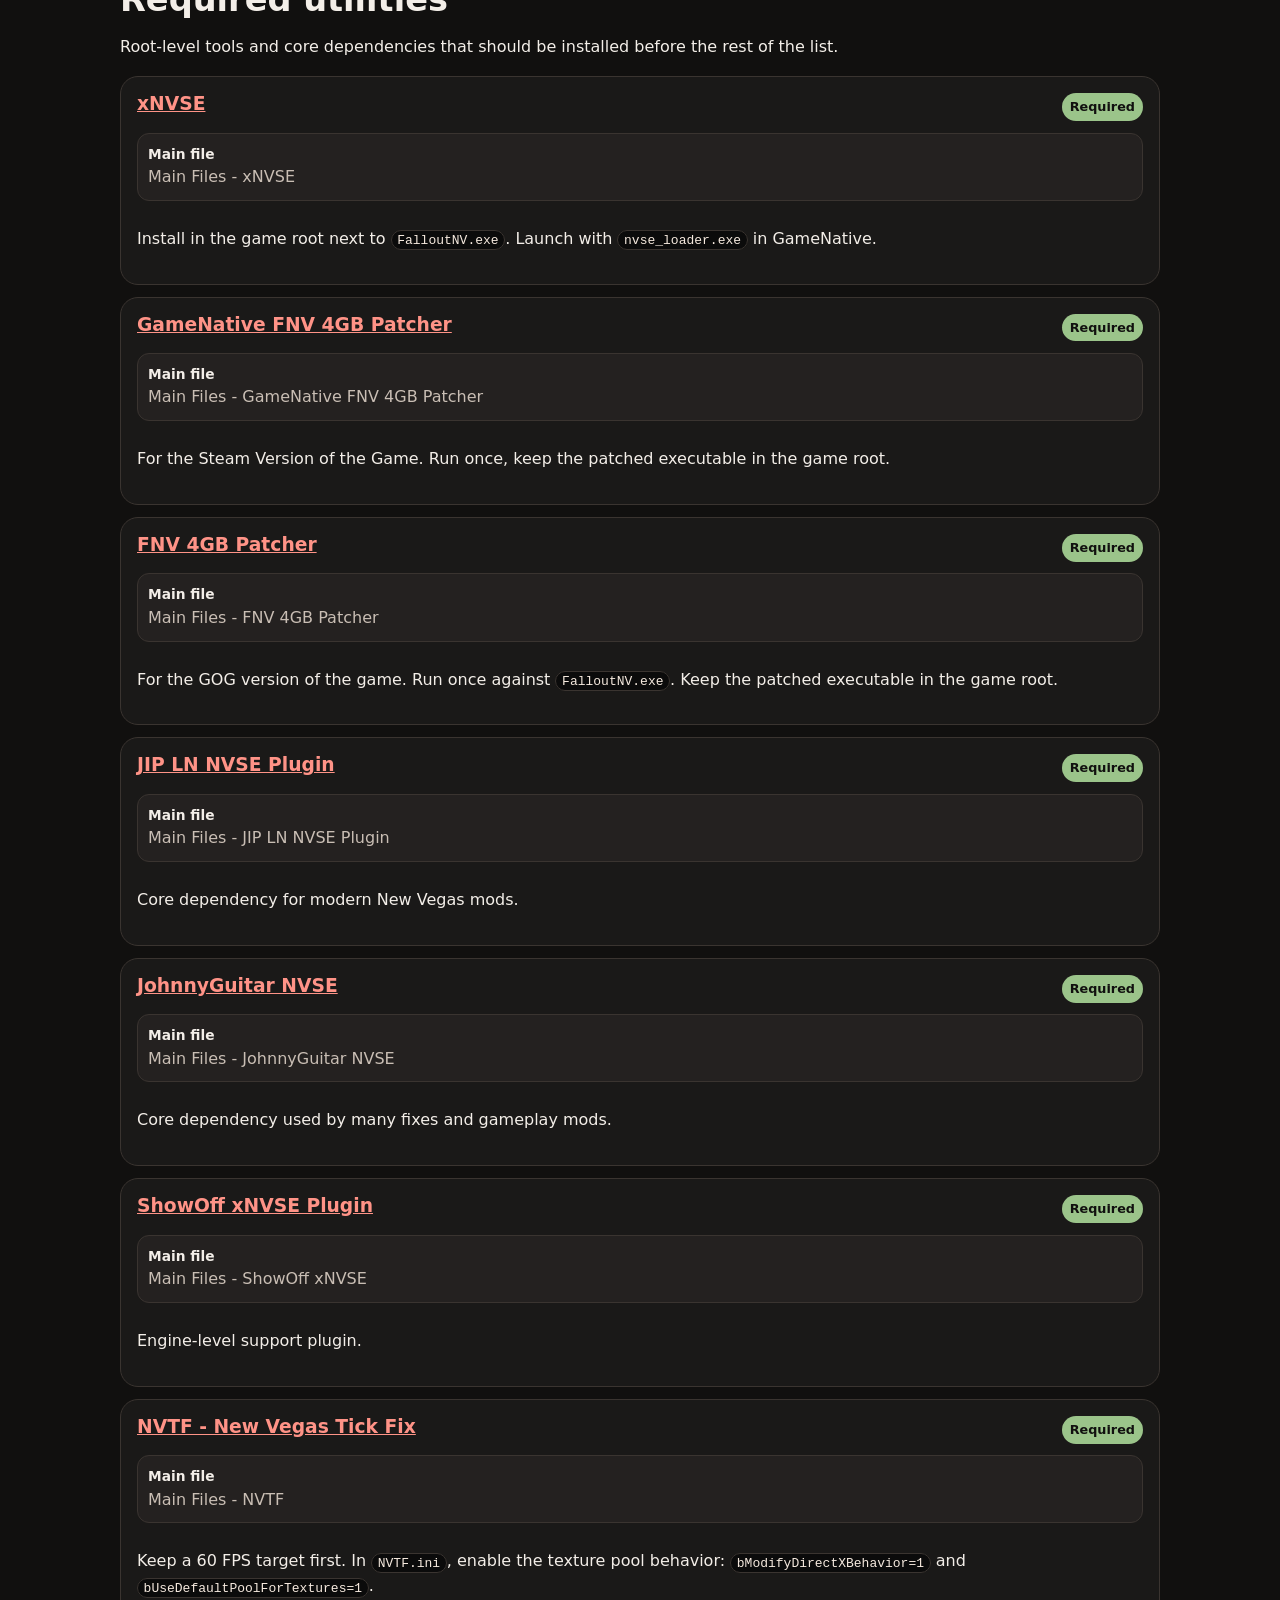
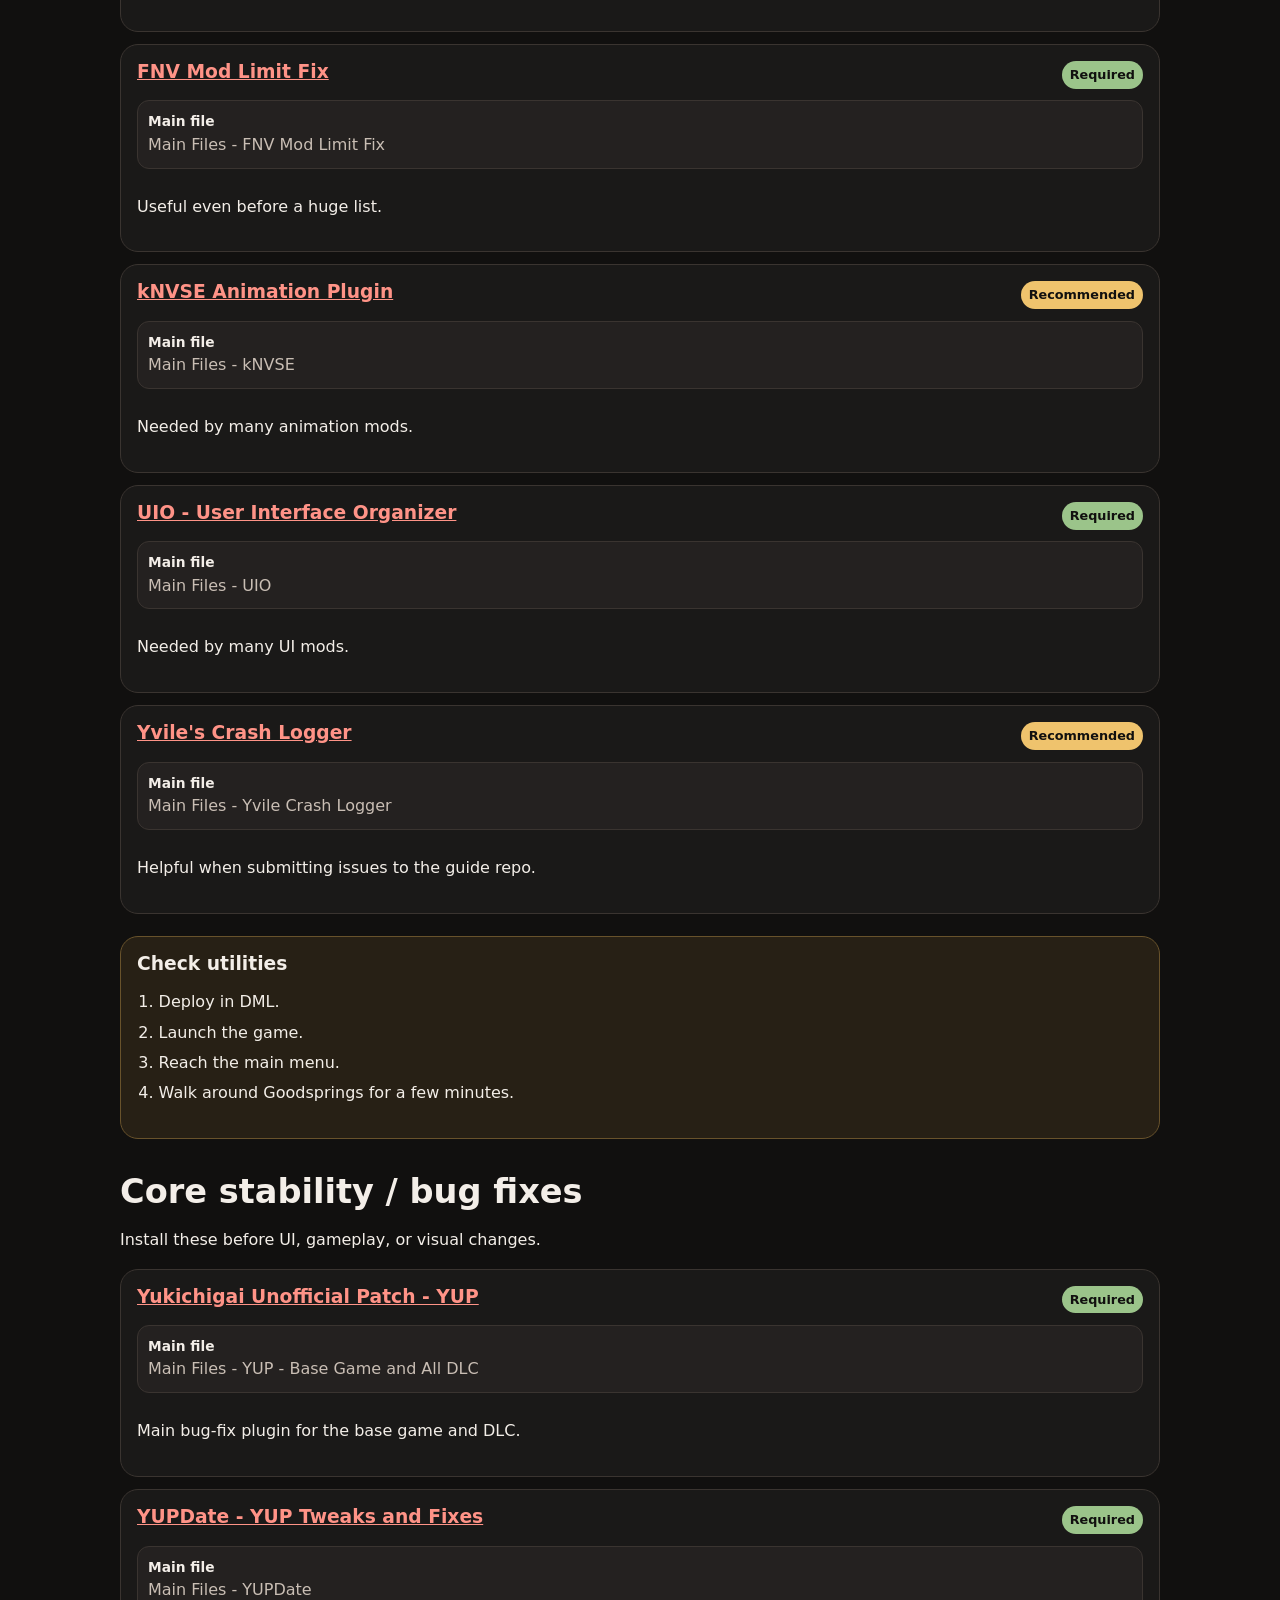
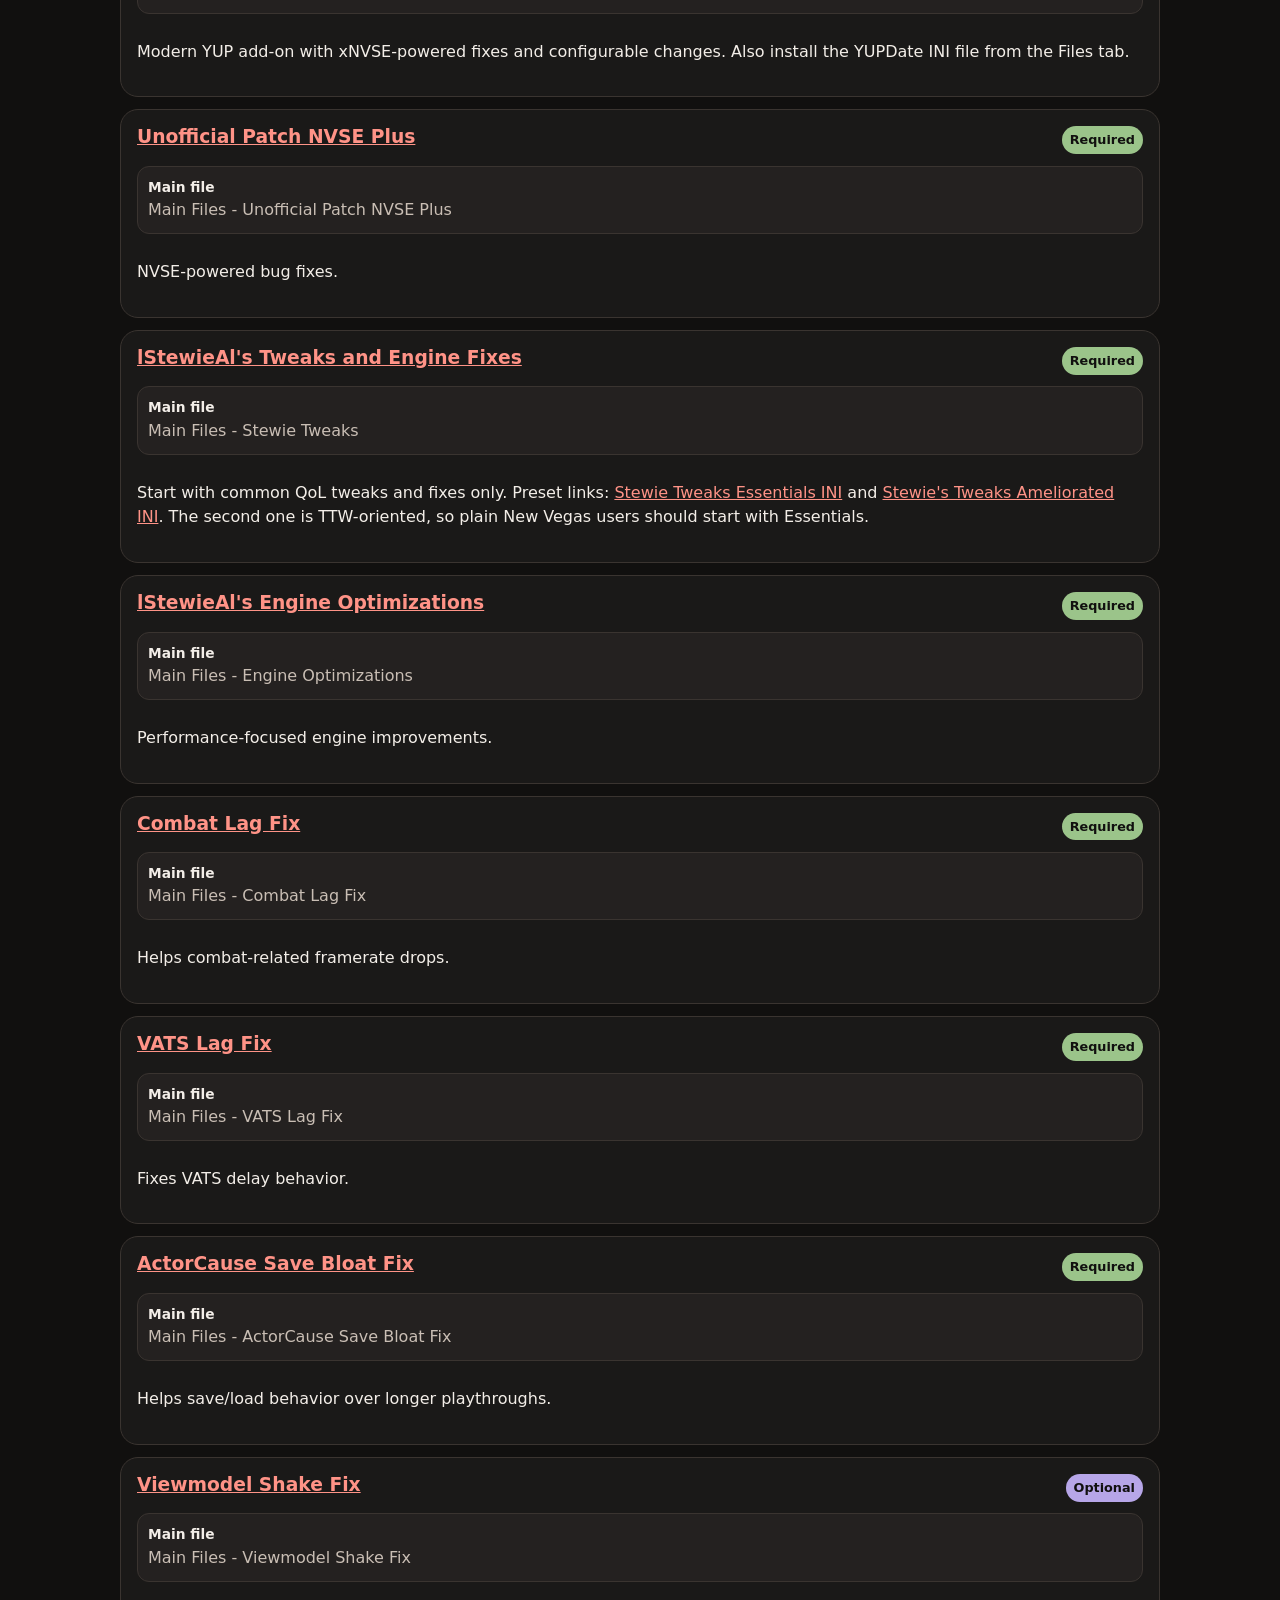
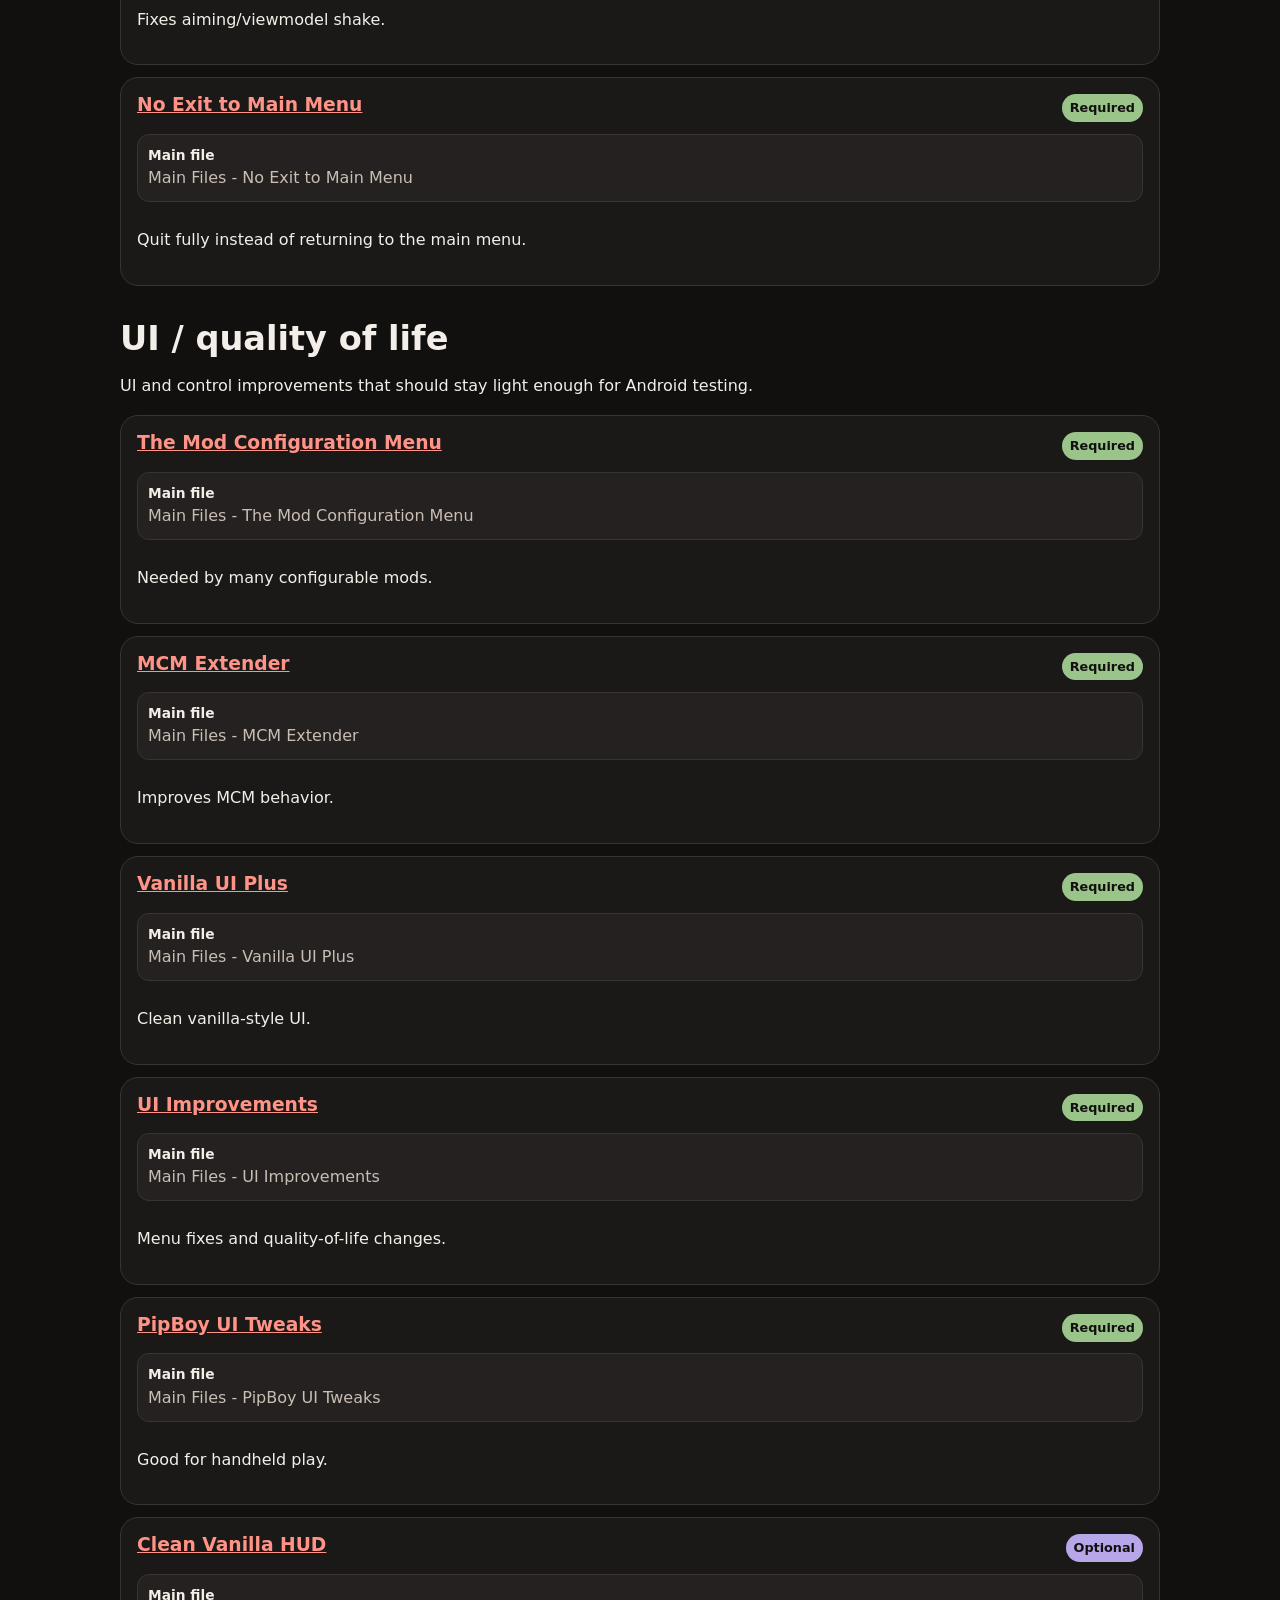
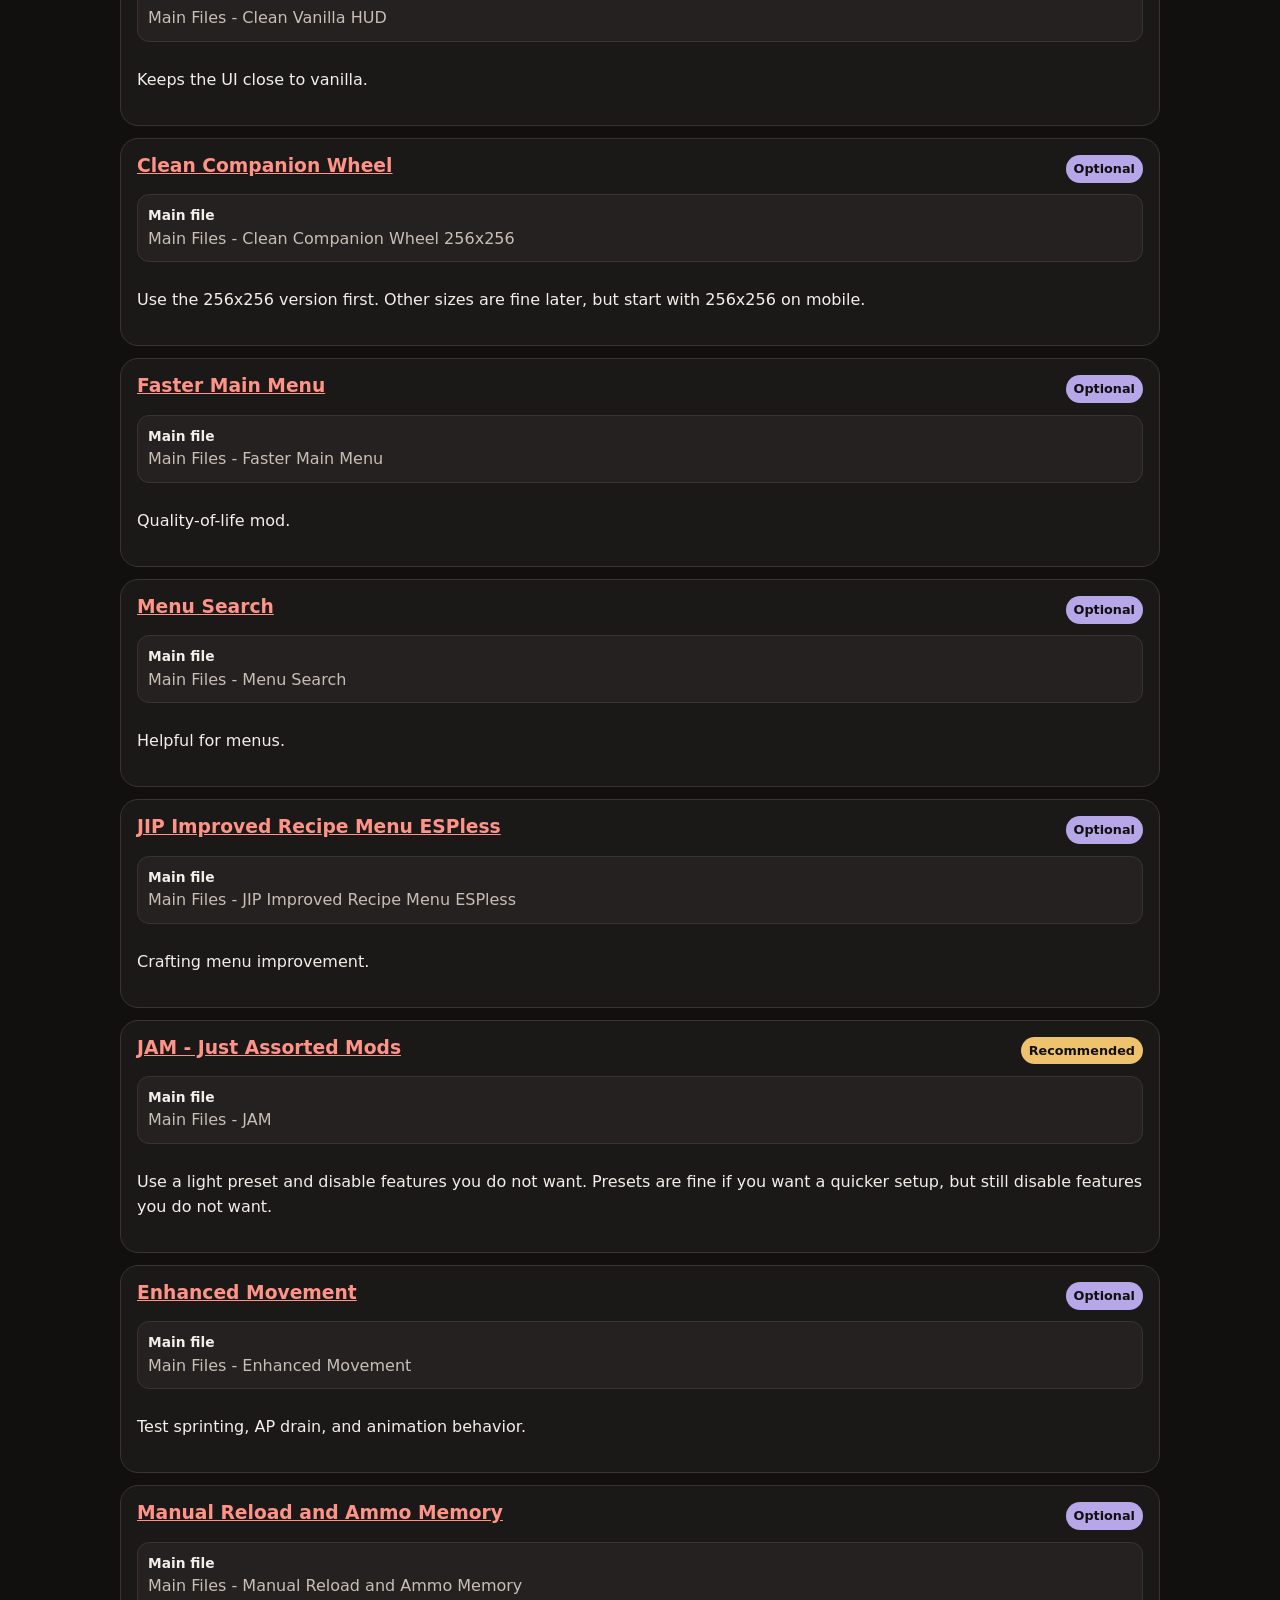
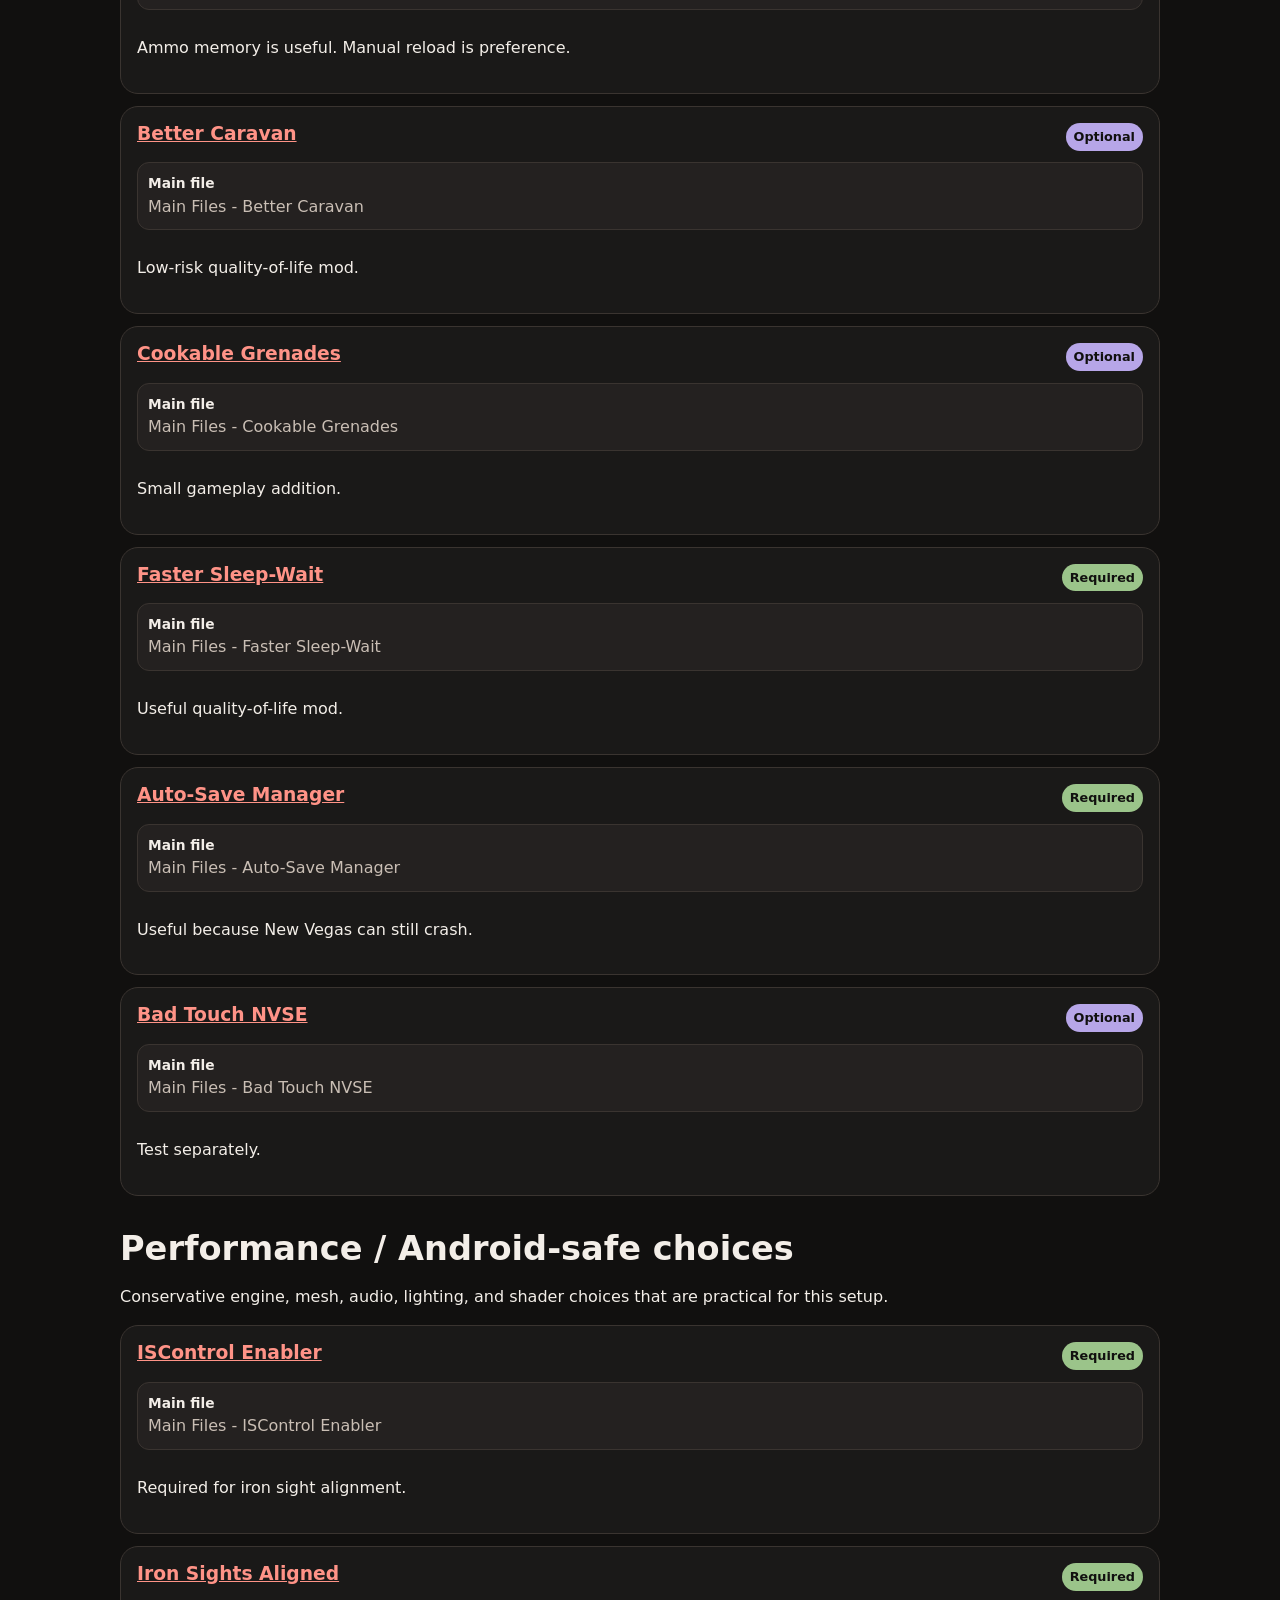
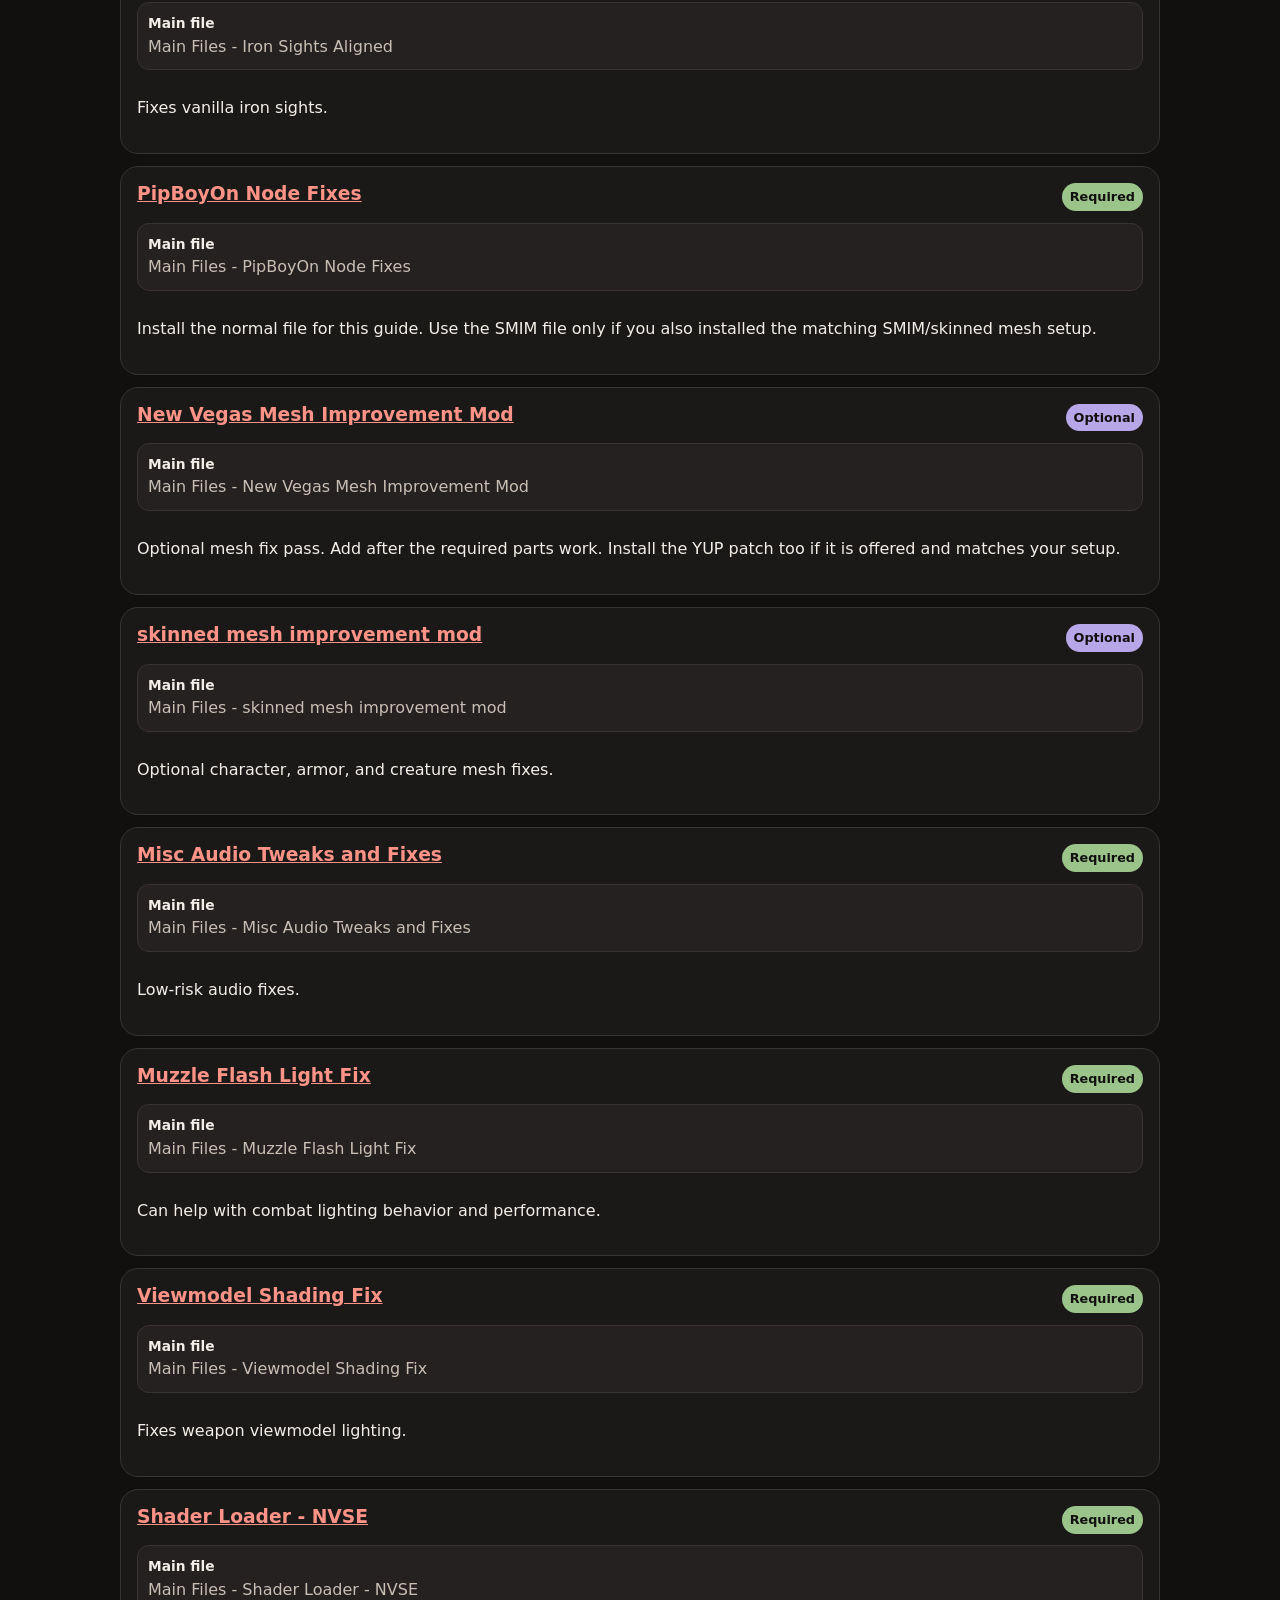
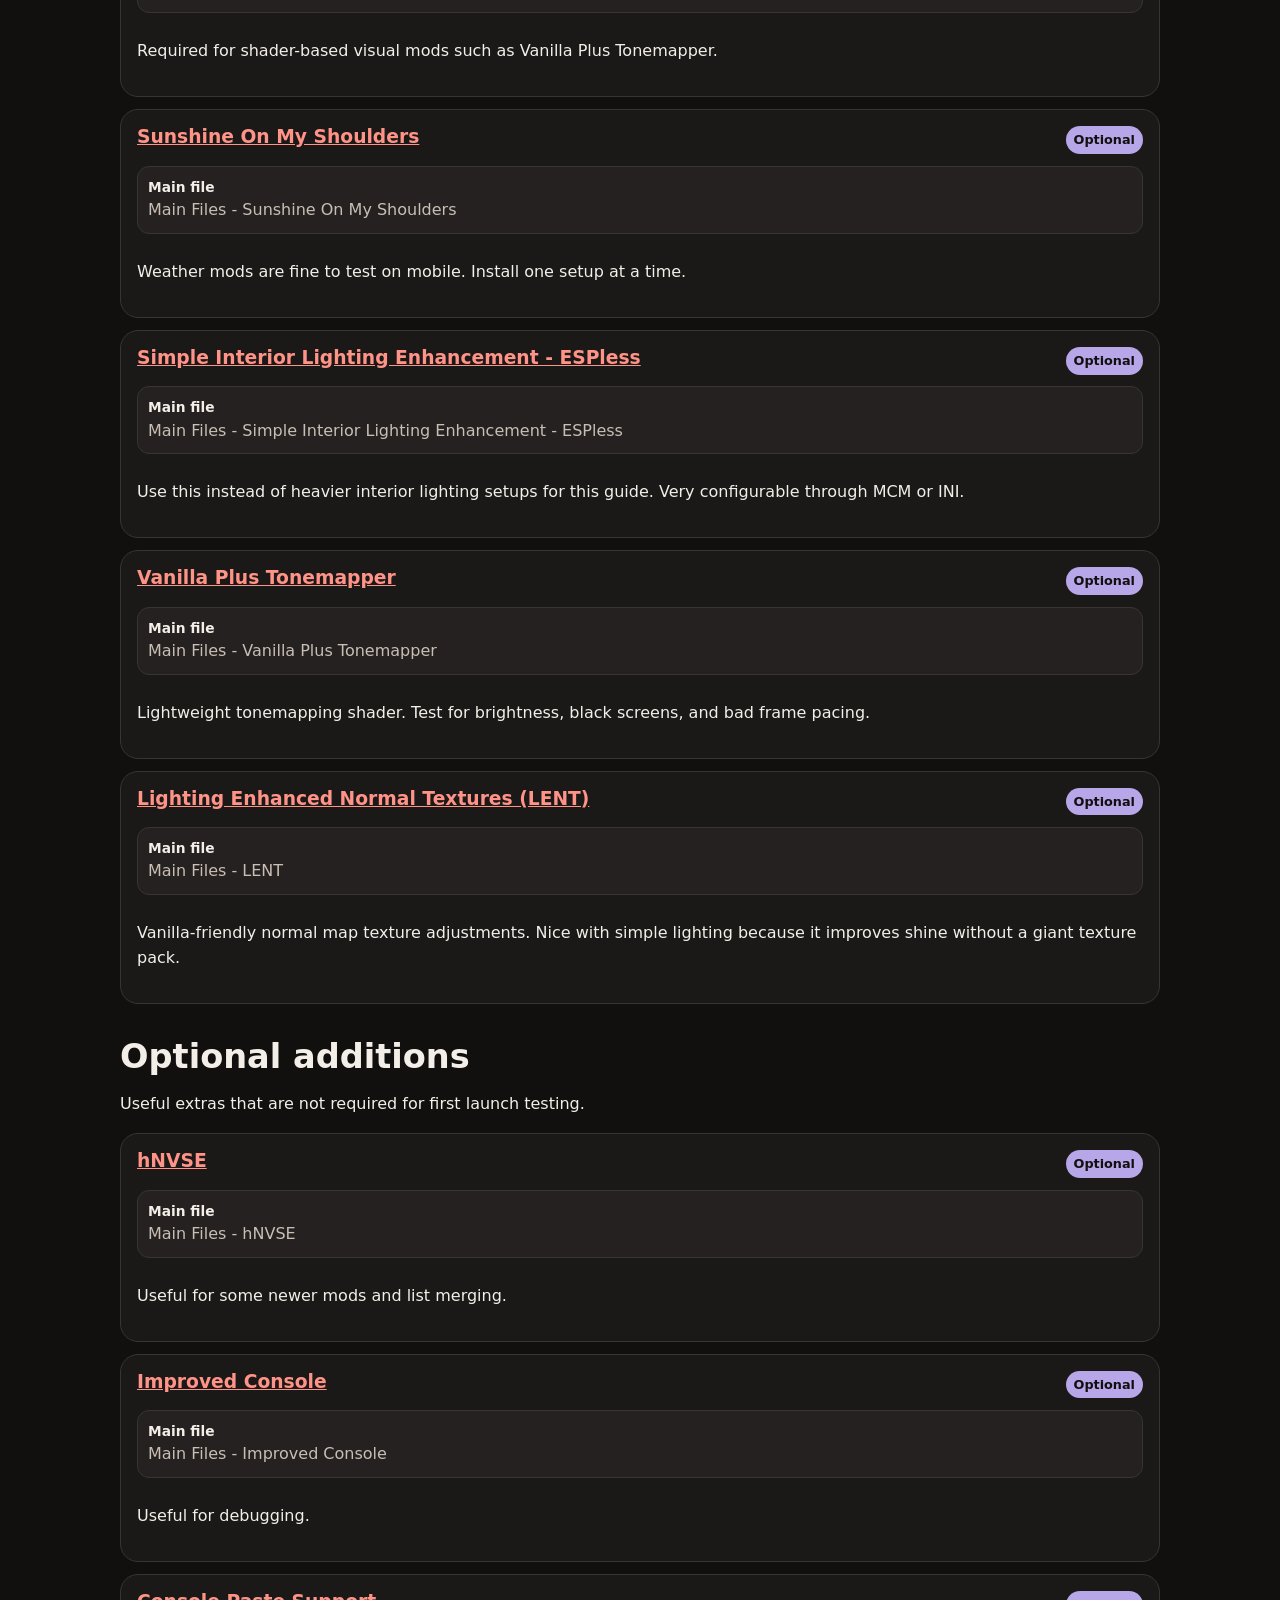
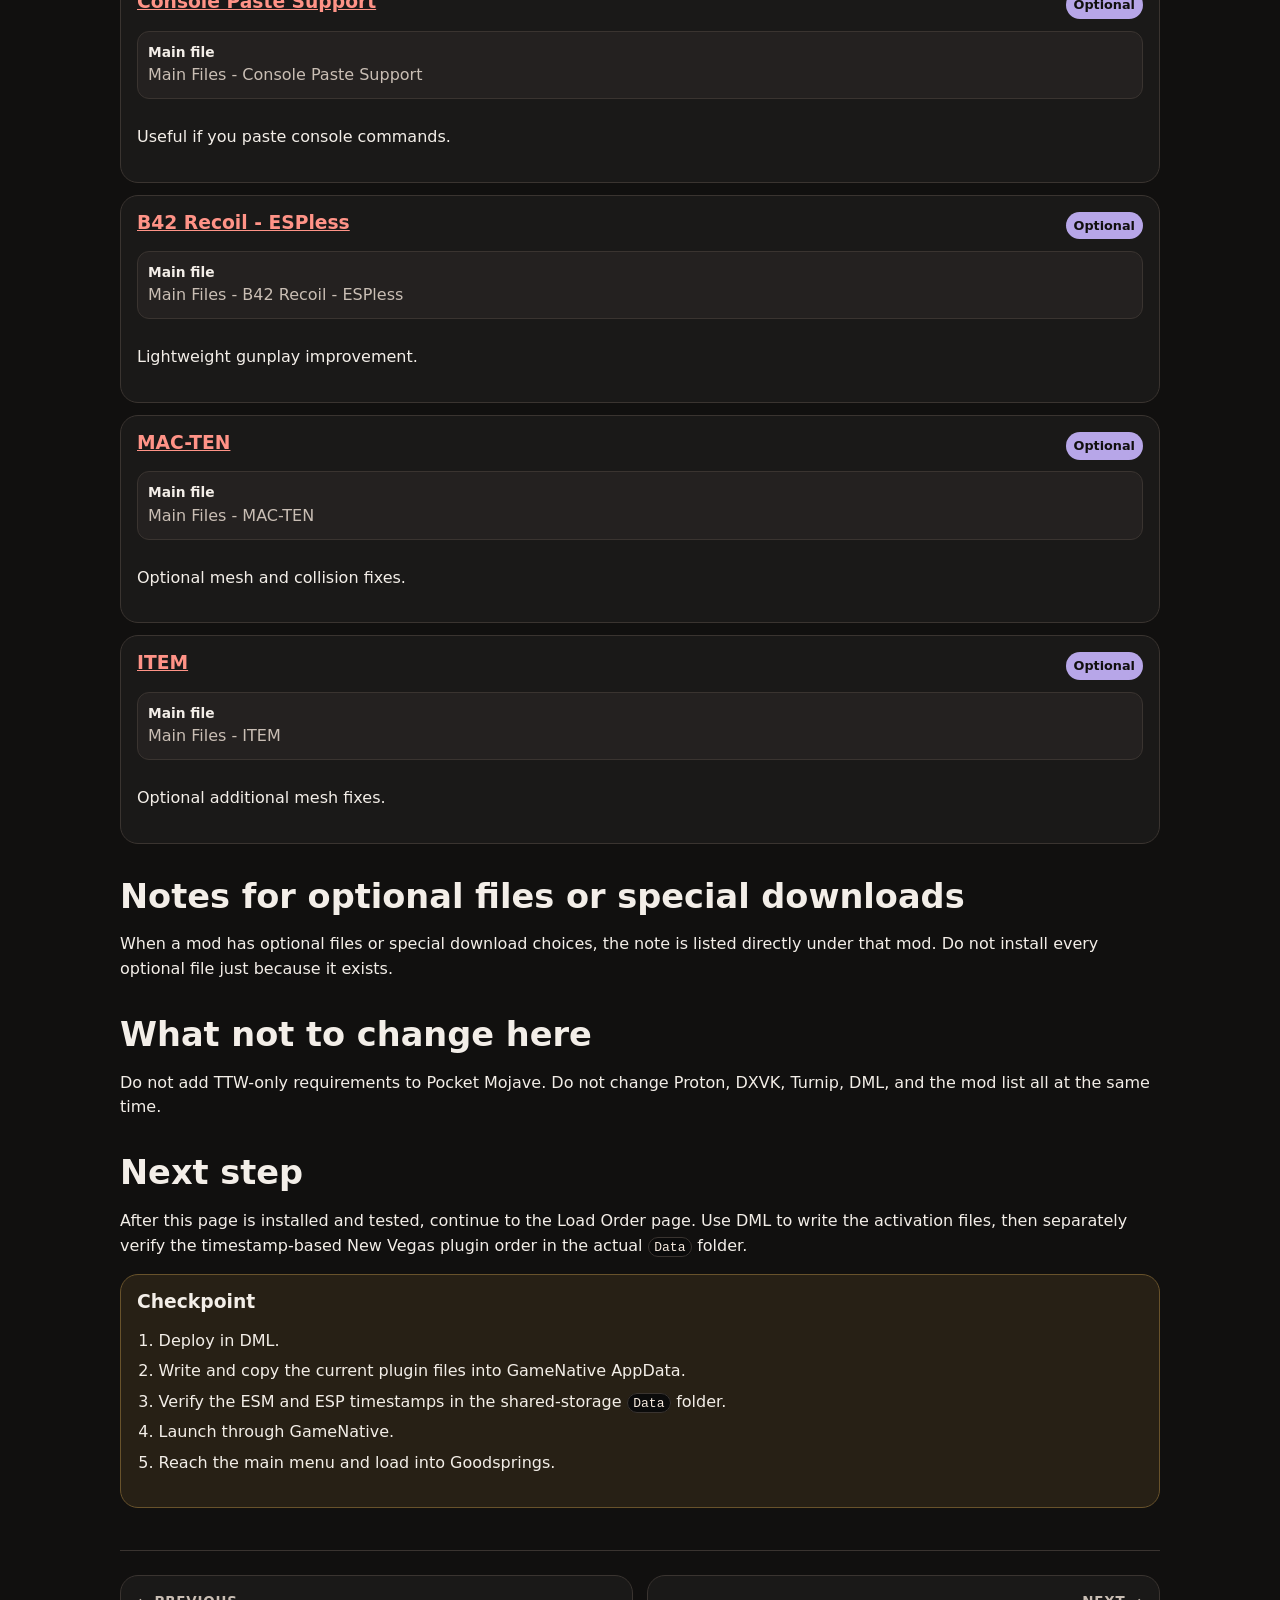
<file: mods.html>
<!doctype html>
<html lang="en">
<head>
  <meta charset="utf-8">
  <meta name="viewport" content="width=device-width, initial-scale=1">
  <title>Mod List | Shonk's Pocket Mojave</title>
  <meta name="description" content="A New Vegas on Android guide for GameNative, Droid Mod Loader, and handheld tinkering.">
  <link rel="stylesheet" href="assets/site.css?v=9">
  
</head>
<body>
  <header class="site-header">
    <div class="container header-inner">
      <a class="logo" href="index.html">Shonk's Pocket Mojave</a>
      <nav class="nav" aria-label="Main navigation">
<a href="index.html" class="">Home</a>
<a href="setup.html" class="">Setup</a>
<a href="mods.html" class="active">Mod List</a>
<a href="load-order.html" class="">Load Order</a>
<a href="avoid.html" class="">Avoid</a>
<a href="changelog.html" class="">Changelog</a>
<a href="report.html" class="">Reports</a>
<a href="compatibility.html" class="">Compatibility</a>
<a href="glossary.html" class="">Glossary</a>
      </nav>
    </div>
  </header>
  <main class="container">
<section class="hero"><h1>Mod List</h1><p class="lead">Install the sections in order. The layout matches the companion guide, but the actual mod choices stay specific to Pocket Mojave.</p></section>
<section class="callout notice"><h3>Recommended mod authors</h3><div class="card-grid"><article class="card"><h3><a href="https://www.nexusmods.com/profile/Qolore7/mods">Qolore7</a></h3><p>Recommended for modern New Vegas fixes, UI improvements, quality-of-life work, and clean alternatives that usually fit this style of list well.</p></article><article class="card"><h3><a href="https://www.nexusmods.com/profile/Stentorious/mods">Stentorious</a></h3><p>Recommended for modern New Vegas visuals, lighting, animation, and ESPless-style improvements that are worth testing on Android.</p></article></div></section>
<section class="mod-section"><h2>Before downloading mods</h2><p>Install sections in order. Use the listed file unless the note says otherwise. When a mod has optional files or special download choices, the note is listed directly under that mod.</p><div class="callout notice"><h3>Root tools warning</h3><p>Some tools belong in the game root next to <code>FalloutNV.exe</code>, not inside <code>Data</code>. This applies to both guides because xNVSE, the 4GB patcher, and some helper tools are root-level tools.</p></div></section><section class="mod-section"><h2>Required PC-side preparation</h2><p>Run these on the Windows PC copy of Fallout: New Vegas before relying on the Android/GameNative copy.</p><div class="mod-list"><article class="mod-card"><header><h3><a href="https://www.nexusmods.com/newvegas/mods/92289">Ultimate Edition ESM Fixes Remastered</a></h3><span class="badge recommended">Recommended</span></header><div class="meta"><div><strong>Main file</strong>Main Files - Ultimate Edition ESM Fixes Remastered</div><div><strong>Run on</strong>Windows PC copy first</div></div><p>This is a PC-side preparation tool, not an Android app. Run it on the Windows PC copy of Fallout: New Vegas before relying on the Android/GameNative copy. After using it, launch the PC copy once and make sure the game still starts before continuing.</p></article>
<article class="mod-card"><header><h3><a href="https://www.nexusmods.com/newvegas/mods/65854">FNV BSA Decompressor</a></h3><span class="badge recommended">Recommended</span></header><div class="meta"><div><strong>Main file</strong>Main Files - FNV BSA Decompressor</div><div><strong>Run on</strong>Windows PC copy first</div></div><p>This is a PC-side preparation tool. Use it before transferring or relying on the Android copy. If the prepared PC copy is already broken, stop and fix that before troubleshooting GameNative or DML.</p></article></div></section><section class="mod-section"><h2>Required utilities</h2><p>Root-level tools and core dependencies that should be installed before the rest of the list.</p><div class="mod-list"><article class="mod-card"><header><h3><a href="https://www.nexusmods.com/newvegas/mods/67883">xNVSE</a></h3><span class="badge">Required</span></header><div class="meta"><div><strong>Main file</strong>Main Files - xNVSE</div></div><p>Install in the game root next to <code>FalloutNV.exe</code>. Launch with <code>nvse_loader.exe</code> in GameNative.</p></article>
<article class="mod-card"><header><h3><a href="https://www.nexusmods.com/newvegas/mods/98222">GameNative FNV 4GB Patcher</a></h3><span class="badge">Required</span></header><div class="meta"><div><strong>Main file</strong>Main Files - GameNative FNV 4GB Patcher</div></div><p>For the Steam Version of the Game. Run once, keep the patched executable in the game root.</p></article>
<article class="mod-card"><header><h3><a href="https://www.nexusmods.com/newvegas/mods/62552">FNV 4GB Patcher</a></h3><span class="badge">Required</span></header><div class="meta"><div><strong>Main file</strong>Main Files - FNV 4GB Patcher</div></div><p>For the GOG version of the game. Run once against <code>FalloutNV.exe</code>. Keep the patched executable in the game root.</p></article>
<article class="mod-card"><header><h3><a href="https://www.nexusmods.com/newvegas/mods/58277">JIP LN NVSE Plugin</a></h3><span class="badge">Required</span></header><div class="meta"><div><strong>Main file</strong>Main Files - JIP LN NVSE Plugin</div></div><p>Core dependency for modern New Vegas mods.</p></article>
<article class="mod-card"><header><h3><a href="https://www.nexusmods.com/newvegas/mods/66927">JohnnyGuitar NVSE</a></h3><span class="badge">Required</span></header><div class="meta"><div><strong>Main file</strong>Main Files - JohnnyGuitar NVSE</div></div><p>Core dependency used by many fixes and gameplay mods.</p></article>
<article class="mod-card"><header><h3><a href="https://www.nexusmods.com/newvegas/mods/72541">ShowOff xNVSE Plugin</a></h3><span class="badge">Required</span></header><div class="meta"><div><strong>Main file</strong>Main Files - ShowOff xNVSE</div></div><p>Engine-level support plugin.</p></article>
<article class="mod-card"><header><h3><a href="https://www.nexusmods.com/newvegas/mods/66537">NVTF - New Vegas Tick Fix</a></h3><span class="badge">Required</span></header><div class="meta"><div><strong>Main file</strong>Main Files - NVTF</div></div><p>Keep a 60 FPS target first. In <code>NVTF.ini</code>, enable the texture pool behavior: <code>bModifyDirectXBehavior=1</code> and <code>bUseDefaultPoolForTextures=1</code>.</p></article>
<article class="mod-card"><header><h3><a href="https://www.nexusmods.com/newvegas/mods/68714">FNV Mod Limit Fix</a></h3><span class="badge">Required</span></header><div class="meta"><div><strong>Main file</strong>Main Files - FNV Mod Limit Fix</div></div><p>Useful even before a huge list.</p></article>
<article class="mod-card"><header><h3><a href="https://www.nexusmods.com/newvegas/mods/71336">kNVSE Animation Plugin</a></h3><span class="badge recommended">Recommended</span></header><div class="meta"><div><strong>Main file</strong>Main Files - kNVSE</div></div><p>Needed by many animation mods.</p></article>
<article class="mod-card"><header><h3><a href="https://www.nexusmods.com/newvegas/mods/57174">UIO - User Interface Organizer</a></h3><span class="badge">Required</span></header><div class="meta"><div><strong>Main file</strong>Main Files - UIO</div></div><p>Needed by many UI mods.</p></article>
<article class="mod-card"><header><h3><a href="https://www.nexusmods.com/newvegas/mods/82540">Yvile's Crash Logger</a></h3><span class="badge recommended">Recommended</span></header><div class="meta"><div><strong>Main file</strong>Main Files - Yvile Crash Logger</div></div><p>Helpful when submitting issues to the guide repo.</p></article></div><div class="callout notice"><h3>Check utilities</h3><ol><li>Deploy in DML.</li><li>Launch the game.</li><li>Reach the main menu.</li><li>Walk around Goodsprings for a few minutes.</li></ol></div></section><section class="mod-section"><h2>Core stability / bug fixes</h2><p>Install these before UI, gameplay, or visual changes.</p><div class="mod-list"><article class="mod-card"><header><h3><a href="https://www.nexusmods.com/newvegas/mods/51664">Yukichigai Unofficial Patch - YUP</a></h3><span class="badge">Required</span></header><div class="meta"><div><strong>Main file</strong>Main Files - YUP - Base Game and All DLC</div></div><p>Main bug-fix plugin for the base game and DLC.</p></article>
<article class="mod-card"><header><h3><a href="https://www.nexusmods.com/newvegas/mods/90824">YUPDate - YUP Tweaks and Fixes</a></h3><span class="badge">Required</span></header><div class="meta"><div><strong>Main file</strong>Main Files - YUPDate</div></div><p>Modern YUP add-on with xNVSE-powered fixes and configurable changes. Also install the YUPDate INI file from the Files tab.</p></article>
<article class="mod-card"><header><h3><a href="https://www.nexusmods.com/newvegas/mods/71239">Unofficial Patch NVSE Plus</a></h3><span class="badge">Required</span></header><div class="meta"><div><strong>Main file</strong>Main Files - Unofficial Patch NVSE Plus</div></div><p>NVSE-powered bug fixes.</p></article>
<article class="mod-card"><header><h3><a href="https://www.nexusmods.com/newvegas/mods/66347">lStewieAl's Tweaks and Engine Fixes</a></h3><span class="badge">Required</span></header><div class="meta"><div><strong>Main file</strong>Main Files - Stewie Tweaks</div></div><p>Start with common QoL tweaks and fixes only. Preset links: <a href="https://www.nexusmods.com/newvegas/mods/76522">Stewie Tweaks Essentials INI</a> and <a href="https://www.nexusmods.com/newvegas/mods/77762">Stewie's Tweaks Ameliorated INI</a>. The second one is TTW-oriented, so plain New Vegas users should start with Essentials.</p></article>
<article class="mod-card"><header><h3><a href="https://www.nexusmods.com/newvegas/mods/80993">lStewieAl's Engine Optimizations</a></h3><span class="badge">Required</span></header><div class="meta"><div><strong>Main file</strong>Main Files - Engine Optimizations</div></div><p>Performance-focused engine improvements.</p></article>
<article class="mod-card"><header><h3><a href="https://www.nexusmods.com/newvegas/mods/71973">Combat Lag Fix</a></h3><span class="badge">Required</span></header><div class="meta"><div><strong>Main file</strong>Main Files - Combat Lag Fix</div></div><p>Helps combat-related framerate drops.</p></article>
<article class="mod-card"><header><h3><a href="https://www.nexusmods.com/newvegas/mods/84823">VATS Lag Fix</a></h3><span class="badge">Required</span></header><div class="meta"><div><strong>Main file</strong>Main Files - VATS Lag Fix</div></div><p>Fixes VATS delay behavior.</p></article>
<article class="mod-card"><header><h3><a href="https://www.nexusmods.com/newvegas/mods/80666">ActorCause Save Bloat Fix</a></h3><span class="badge">Required</span></header><div class="meta"><div><strong>Main file</strong>Main Files - ActorCause Save Bloat Fix</div></div><p>Helps save/load behavior over longer playthroughs.</p></article>
<article class="mod-card"><header><h3><a href="https://www.nexusmods.com/newvegas/mods/84443">Viewmodel Shake Fix</a></h3><span class="badge optional">Optional</span></header><div class="meta"><div><strong>Main file</strong>Main Files - Viewmodel Shake Fix</div></div><p>Fixes aiming/viewmodel shake.</p></article>
<article class="mod-card"><header><h3><a href="https://www.nexusmods.com/newvegas/mods/86136">No Exit to Main Menu</a></h3><span class="badge">Required</span></header><div class="meta"><div><strong>Main file</strong>Main Files - No Exit to Main Menu</div></div><p>Quit fully instead of returning to the main menu.</p></article></div></section><section class="mod-section"><h2>UI / quality of life</h2><p>UI and control improvements that should stay light enough for Android testing.</p><div class="mod-list"><article class="mod-card"><header><h3><a href="https://www.nexusmods.com/newvegas/mods/42507">The Mod Configuration Menu</a></h3><span class="badge">Required</span></header><div class="meta"><div><strong>Main file</strong>Main Files - The Mod Configuration Menu</div></div><p>Needed by many configurable mods.</p></article>
<article class="mod-card"><header><h3><a href="https://www.nexusmods.com/newvegas/mods/93642">MCM Extender</a></h3><span class="badge">Required</span></header><div class="meta"><div><strong>Main file</strong>Main Files - MCM Extender</div></div><p>Improves MCM behavior.</p></article>
<article class="mod-card"><header><h3><a href="https://www.moddb.com/mods/vanilla-ui-plus">Vanilla UI Plus</a></h3><span class="badge">Required</span></header><div class="meta"><div><strong>Main file</strong>Main Files - Vanilla UI Plus</div></div><p>Clean vanilla-style UI.</p></article>
<article class="mod-card"><header><h3><a href="https://www.nexusmods.com/newvegas/mods/96240">UI Improvements</a></h3><span class="badge">Required</span></header><div class="meta"><div><strong>Main file</strong>Main Files - UI Improvements</div></div><p>Menu fixes and quality-of-life changes.</p></article>
<article class="mod-card"><header><h3><a href="https://www.nexusmods.com/newvegas/mods/85343">PipBoy UI Tweaks</a></h3><span class="badge">Required</span></header><div class="meta"><div><strong>Main file</strong>Main Files - PipBoy UI Tweaks</div></div><p>Good for handheld play.</p></article>
<article class="mod-card"><header><h3><a href="https://www.nexusmods.com/newvegas/mods/70001">Clean Vanilla HUD</a></h3><span class="badge optional">Optional</span></header><div class="meta"><div><strong>Main file</strong>Main Files - Clean Vanilla HUD</div></div><p>Keeps the UI close to vanilla.</p></article>
<article class="mod-card"><header><h3><a href="https://www.nexusmods.com/newvegas/mods/70486">Clean Companion Wheel</a></h3><span class="badge optional">Optional</span></header><div class="meta"><div><strong>Main file</strong>Main Files - Clean Companion Wheel 256x256</div></div><p>Use the 256x256 version first. Other sizes are fine later, but start with 256x256 on mobile.</p></article>
<article class="mod-card"><header><h3><a href="https://www.nexusmods.com/newvegas/mods/67811">Faster Main Menu</a></h3><span class="badge optional">Optional</span></header><div class="meta"><div><strong>Main file</strong>Main Files - Faster Main Menu</div></div><p>Quality-of-life mod.</p></article>
<article class="mod-card"><header><h3><a href="https://www.nexusmods.com/newvegas/mods/81743">Menu Search</a></h3><span class="badge optional">Optional</span></header><div class="meta"><div><strong>Main file</strong>Main Files - Menu Search</div></div><p>Helpful for menus.</p></article>
<article class="mod-card"><header><h3><a href="https://www.nexusmods.com/newvegas/mods/75920">JIP Improved Recipe Menu ESPless</a></h3><span class="badge optional">Optional</span></header><div class="meta"><div><strong>Main file</strong>Main Files - JIP Improved Recipe Menu ESPless</div></div><p>Crafting menu improvement.</p></article>
<article class="mod-card"><header><h3><a href="https://www.nexusmods.com/newvegas/mods/66666">JAM - Just Assorted Mods</a></h3><span class="badge recommended">Recommended</span></header><div class="meta"><div><strong>Main file</strong>Main Files - JAM</div></div><p>Use a light preset and disable features you do not want. Presets are fine if you want a quicker setup, but still disable features you do not want.</p></article>
<article class="mod-card"><header><h3><a href="https://www.nexusmods.com/newvegas/mods/85459">Enhanced Movement</a></h3><span class="badge optional">Optional</span></header><div class="meta"><div><strong>Main file</strong>Main Files - Enhanced Movement</div></div><p>Test sprinting, AP drain, and animation behavior.</p></article>
<article class="mod-card"><header><h3><a href="https://www.nexusmods.com/newvegas/mods/65853">Manual Reload and Ammo Memory</a></h3><span class="badge optional">Optional</span></header><div class="meta"><div><strong>Main file</strong>Main Files - Manual Reload and Ammo Memory</div></div><p>Ammo memory is useful. Manual reload is preference.</p></article>
<article class="mod-card"><header><h3><a href="https://www.nexusmods.com/newvegas/mods/81002">Better Caravan</a></h3><span class="badge optional">Optional</span></header><div class="meta"><div><strong>Main file</strong>Main Files - Better Caravan</div></div><p>Low-risk quality-of-life mod.</p></article>
<article class="mod-card"><header><h3><a href="https://www.nexusmods.com/newvegas/mods/81678">Cookable Grenades</a></h3><span class="badge optional">Optional</span></header><div class="meta"><div><strong>Main file</strong>Main Files - Cookable Grenades</div></div><p>Small gameplay addition.</p></article>
<article class="mod-card"><header><h3><a href="https://www.nexusmods.com/newvegas/mods/66785">Faster Sleep-Wait</a></h3><span class="badge">Required</span></header><div class="meta"><div><strong>Main file</strong>Main Files - Faster Sleep-Wait</div></div><p>Useful quality-of-life mod.</p></article>
<article class="mod-card"><header><h3><a href="https://www.nexusmods.com/newvegas/mods/67248">Auto-Save Manager</a></h3><span class="badge">Required</span></header><div class="meta"><div><strong>Main file</strong>Main Files - Auto-Save Manager</div></div><p>Useful because New Vegas can still crash.</p></article>
<article class="mod-card"><header><h3><a href="https://www.nexusmods.com/newvegas/mods/83782">Bad Touch NVSE</a></h3><span class="badge optional">Optional</span></header><div class="meta"><div><strong>Main file</strong>Main Files - Bad Touch NVSE</div></div><p>Test separately.</p></article></div></section><section class="mod-section"><h2>Performance / Android-safe choices</h2><p>Conservative engine, mesh, audio, lighting, and shader choices that are practical for this setup.</p><div class="mod-list"><article class="mod-card"><header><h3><a href="https://www.nexusmods.com/newvegas/mods/75417">ISControl Enabler</a></h3><span class="badge">Required</span></header><div class="meta"><div><strong>Main file</strong>Main Files - ISControl Enabler</div></div><p>Required for iron sight alignment.</p></article>
<article class="mod-card"><header><h3><a href="https://www.nexusmods.com/newvegas/mods/81933">Iron Sights Aligned</a></h3><span class="badge">Required</span></header><div class="meta"><div><strong>Main file</strong>Main Files - Iron Sights Aligned</div></div><p>Fixes vanilla iron sights.</p></article>
<article class="mod-card"><header><h3><a href="https://www.nexusmods.com/newvegas/mods/81775">PipBoyOn Node Fixes</a></h3><span class="badge">Required</span></header><div class="meta"><div><strong>Main file</strong>Main Files - PipBoyOn Node Fixes</div></div><p>Install the normal file for this guide. Use the SMIM file only if you also installed the matching SMIM/skinned mesh setup.</p></article>
<article class="mod-card"><header><h3><a href="https://www.nexusmods.com/newvegas/mods/74295">New Vegas Mesh Improvement Mod</a></h3><span class="badge optional">Optional</span></header><div class="meta"><div><strong>Main file</strong>Main Files - New Vegas Mesh Improvement Mod</div></div><p>Optional mesh fix pass. Add after the required parts work. Install the YUP patch too if it is offered and matches your setup.</p></article>
<article class="mod-card"><header><h3><a href="https://www.nexusmods.com/newvegas/mods/82042">skinned mesh improvement mod</a></h3><span class="badge optional">Optional</span></header><div class="meta"><div><strong>Main file</strong>Main Files - skinned mesh improvement mod</div></div><p>Optional character, armor, and creature mesh fixes.</p></article>
<article class="mod-card"><header><h3><a href="https://www.nexusmods.com/newvegas/mods/77073">Misc Audio Tweaks and Fixes</a></h3><span class="badge">Required</span></header><div class="meta"><div><strong>Main file</strong>Main Files - Misc Audio Tweaks and Fixes</div></div><p>Low-risk audio fixes.</p></article>
<article class="mod-card"><header><h3><a href="https://www.nexusmods.com/newvegas/mods/81201">Muzzle Flash Light Fix</a></h3><span class="badge">Required</span></header><div class="meta"><div><strong>Main file</strong>Main Files - Muzzle Flash Light Fix</div></div><p>Can help with combat lighting behavior and performance.</p></article>
<article class="mod-card"><header><h3><a href="https://www.nexusmods.com/newvegas/mods/84781">Viewmodel Shading Fix</a></h3><span class="badge">Required</span></header><div class="meta"><div><strong>Main file</strong>Main Files - Viewmodel Shading Fix</div></div><p>Fixes weapon viewmodel lighting.</p></article>
<article class="mod-card"><header><h3><a href="https://www.nexusmods.com/newvegas/mods/87814">Shader Loader - NVSE</a></h3><span class="badge">Required</span></header><div class="meta"><div><strong>Main file</strong>Main Files - Shader Loader - NVSE</div></div><p>Required for shader-based visual mods such as Vanilla Plus Tonemapper.</p></article>
<article class="mod-card"><header><h3><a href="https://www.nexusmods.com/newvegas/mods/96215">Sunshine On My Shoulders</a></h3><span class="badge optional">Optional</span></header><div class="meta"><div><strong>Main file</strong>Main Files - Sunshine On My Shoulders</div></div><p>Weather mods are fine to test on mobile. Install one setup at a time.</p></article>
<article class="mod-card"><header><h3><a href="https://www.nexusmods.com/newvegas/mods/71390">Simple Interior Lighting Enhancement - ESPless</a></h3><span class="badge optional">Optional</span></header><div class="meta"><div><strong>Main file</strong>Main Files - Simple Interior Lighting Enhancement - ESPless</div></div><p>Use this instead of heavier interior lighting setups for this guide. Very configurable through MCM or INI.</p></article>
<article class="mod-card"><header><h3><a href="https://www.nexusmods.com/newvegas/mods/91500">Vanilla Plus Tonemapper</a></h3><span class="badge optional">Optional</span></header><div class="meta"><div><strong>Main file</strong>Main Files - Vanilla Plus Tonemapper</div></div><p>Lightweight tonemapping shader. Test for brightness, black screens, and bad frame pacing.</p></article>
<article class="mod-card"><header><h3><a href="https://www.nexusmods.com/newvegas/mods/93697">Lighting Enhanced Normal Textures (LENT)</a></h3><span class="badge optional">Optional</span></header><div class="meta"><div><strong>Main file</strong>Main Files - LENT</div></div><p>Vanilla-friendly normal map texture adjustments. Nice with simple lighting because it improves shine without a giant texture pack.</p></article></div></section><section class="mod-section"><h2>Optional additions</h2><p>Useful extras that are not required for first launch testing.</p><div class="mod-list"><article class="mod-card"><header><h3><a href="https://www.nexusmods.com/newvegas/mods/85748">hNVSE</a></h3><span class="badge optional">Optional</span></header><div class="meta"><div><strong>Main file</strong>Main Files - hNVSE</div></div><p>Useful for some newer mods and list merging.</p></article>
<article class="mod-card"><header><h3><a href="https://www.nexusmods.com/newvegas/mods/70801">Improved Console</a></h3><span class="badge optional">Optional</span></header><div class="meta"><div><strong>Main file</strong>Main Files - Improved Console</div></div><p>Useful for debugging.</p></article>
<article class="mod-card"><header><h3><a href="https://www.nexusmods.com/newvegas/mods/65906">Console Paste Support</a></h3><span class="badge optional">Optional</span></header><div class="meta"><div><strong>Main file</strong>Main Files - Console Paste Support</div></div><p>Useful if you paste console commands.</p></article>
<article class="mod-card"><header><h3><a href="https://www.nexusmods.com/newvegas/mods/90536">B42 Recoil - ESPless</a></h3><span class="badge optional">Optional</span></header><div class="meta"><div><strong>Main file</strong>Main Files - B42 Recoil - ESPless</div></div><p>Lightweight gunplay improvement.</p></article>
<article class="mod-card"><header><h3><a href="https://www.nexusmods.com/newvegas/mods/83815">MAC-TEN</a></h3><span class="badge optional">Optional</span></header><div class="meta"><div><strong>Main file</strong>Main Files - MAC-TEN</div></div><p>Optional mesh and collision fixes.</p></article>
<article class="mod-card"><header><h3><a href="https://www.nexusmods.com/newvegas/mods/85622">ITEM</a></h3><span class="badge optional">Optional</span></header><div class="meta"><div><strong>Main file</strong>Main Files - ITEM</div></div><p>Optional additional mesh fixes.</p></article></div></section><section class="mod-section"><h2>Notes for optional files or special downloads</h2><p>When a mod has optional files or special download choices, the note is listed directly under that mod. Do not install every optional file just because it exists.</p></section><section class="mod-section"><h2>What not to change here</h2><p>Do not add TTW-only requirements to Pocket Mojave. Do not change Proton, DXVK, Turnip, DML, and the mod list all at the same time.</p></section><section class="mod-section"><h2>Next step</h2><p>After this page is installed and tested, continue to the Load Order page. Use DML to write the activation files, then separately verify the timestamp-based New Vegas plugin order in the actual <code>Data</code> folder.</p><div class="callout notice"><h3>Checkpoint</h3><ol><li>Deploy in DML.</li><li>Write and copy the current plugin files into GameNative AppData.</li><li>Verify the ESM and ESP timestamps in the shared-storage <code>Data</code> folder.</li><li>Launch through GameNative.</li><li>Reach the main menu and load into Goodsprings.</li></ol></div></section>
<nav class="page-nav" aria-label="Page navigation">
  <a class="page-nav-link prev" href="setup.html"><span>&larr; Previous</span><strong>Setup</strong></a>
  <a class="page-nav-link next" href="load-order.html"><span>Next &rarr;</span><strong>Load Order</strong></a>
</nav>
  </main>
  <footer class="site-footer">
    <div class="container">
      Built for Android handheld New Vegas, <a href="https://github.com/utkarshdalal/GameNative">GameNative</a>, and <a href="https://github.com/CyberShonk/DroidModLoader">Droid Mod Loader</a>.
      <br>This guide is unofficial and does not redistribute any game files or mods. Read each mod page before installing.
    </div>
  </footer>

</body>
</html>
</file>
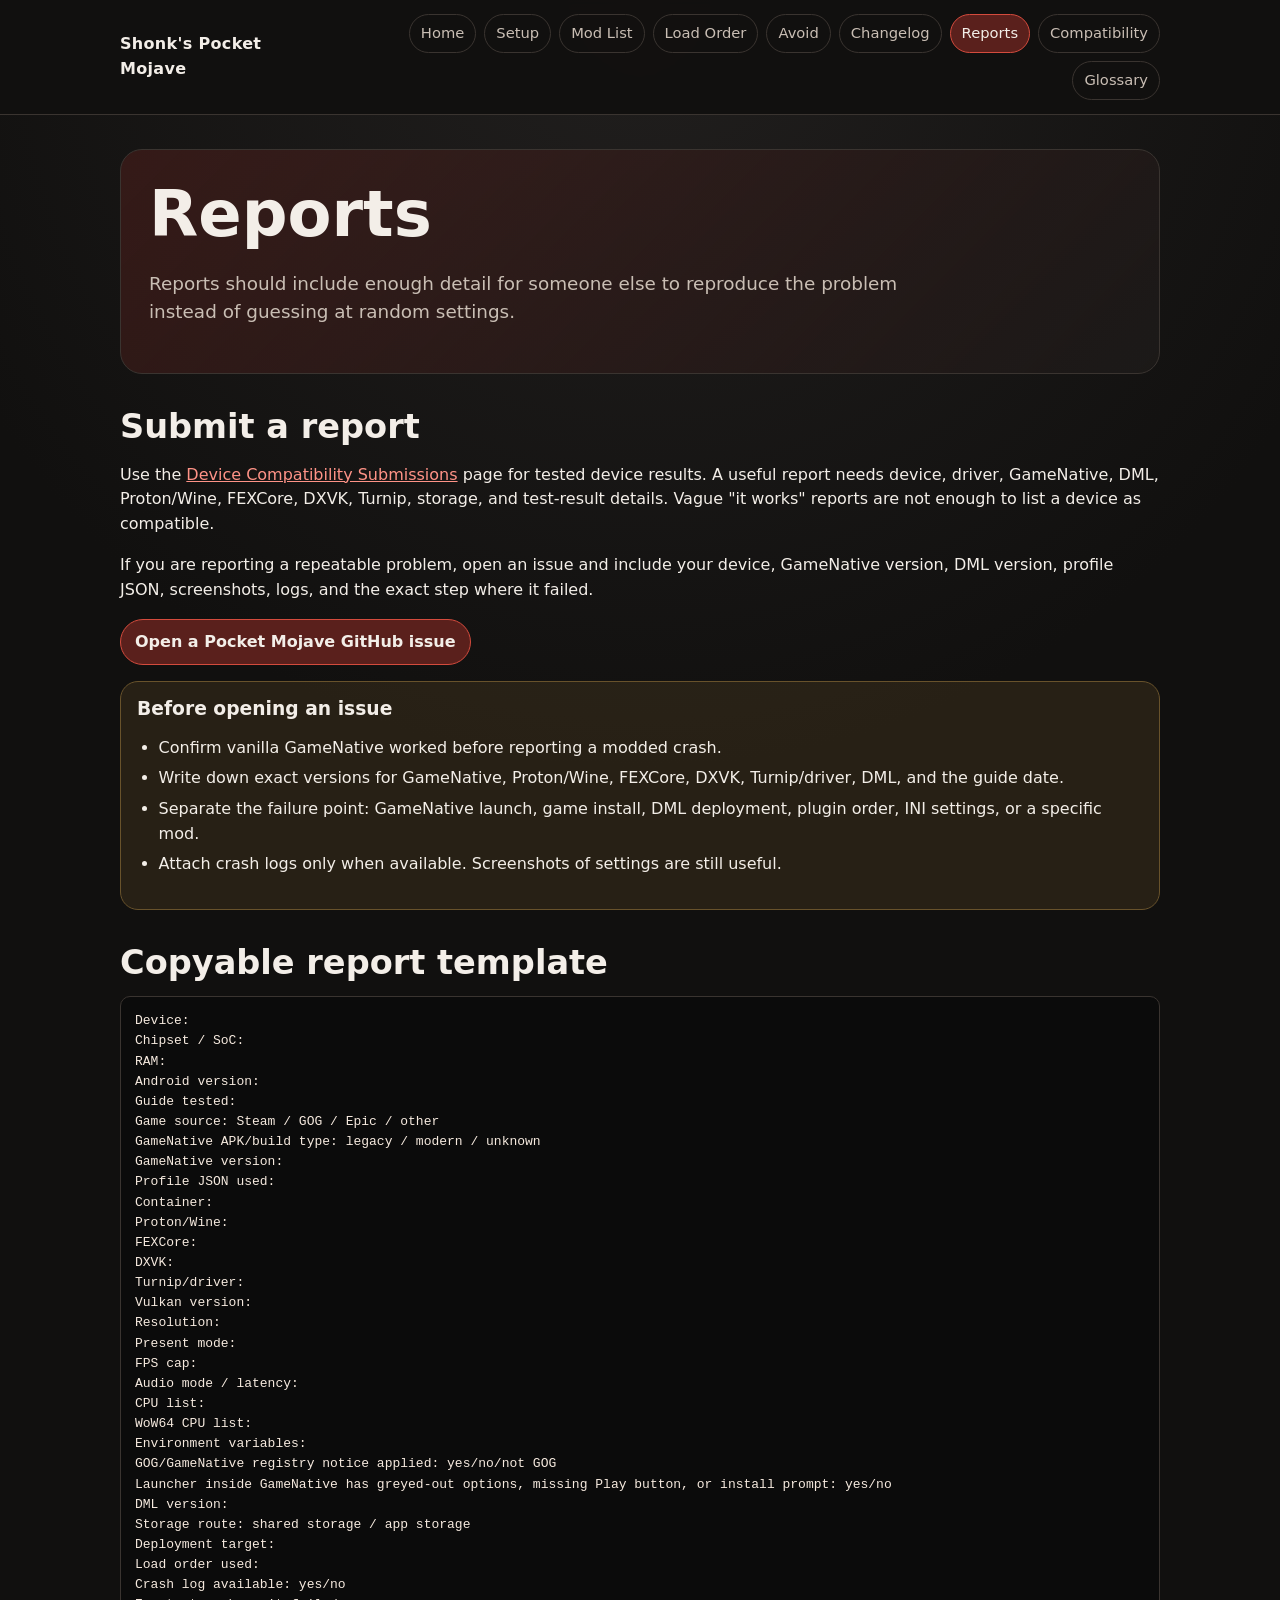
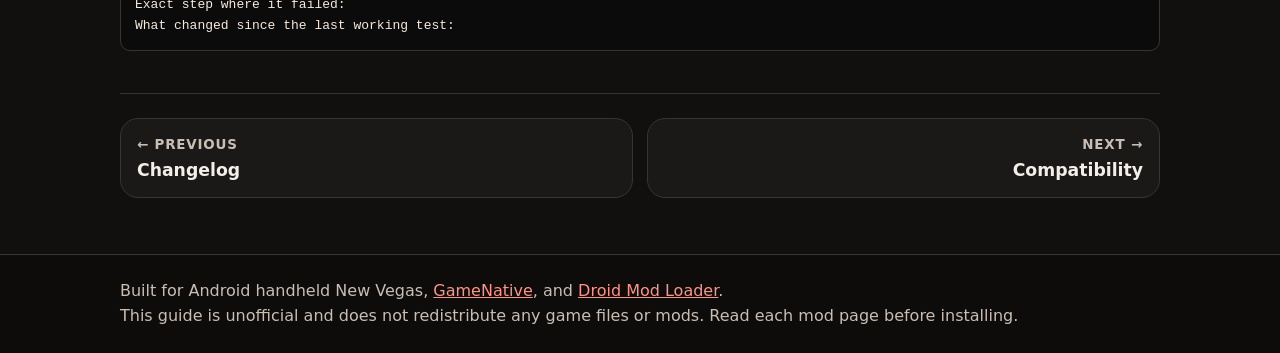
<file: report.html>
<!doctype html>
<html lang="en">
<head>
  <meta charset="utf-8">
  <meta name="viewport" content="width=device-width, initial-scale=1">
  <title>Reports | Shonk's Pocket Mojave</title>
  <meta name="description" content="A New Vegas on Android guide for GameNative, Droid Mod Loader, and handheld tinkering.">
  <link rel="stylesheet" href="assets/site.css?v=9">
  
</head>
<body>
  <header class="site-header">
    <div class="container header-inner">
      <a class="logo" href="index.html">Shonk's Pocket Mojave</a>
      <nav class="nav" aria-label="Main navigation">
<a href="index.html" class="">Home</a>
<a href="setup.html" class="">Setup</a>
<a href="mods.html" class="">Mod List</a>
<a href="load-order.html" class="">Load Order</a>
<a href="avoid.html" class="">Avoid</a>
<a href="changelog.html" class="">Changelog</a>
<a href="report.html" class="active">Reports</a>
<a href="compatibility.html" class="">Compatibility</a>
<a href="glossary.html" class="">Glossary</a>
      </nav>
    </div>
  </header>
  <main class="container">

<section class="hero"><h1>Reports</h1><p class="lead">Reports should include enough detail for someone else to reproduce the problem instead of guessing at random settings.</p></section>
<section><h2>Submit a report</h2>
<p>Use the <a href="compatibility.html">Device Compatibility Submissions</a> page for tested device results. A useful report needs device, driver, GameNative, DML, Proton/Wine, FEXCore, DXVK, Turnip, storage, and test-result details. Vague "it works" reports are not enough to list a device as compatible.</p>
<p>If you are reporting a repeatable problem, open an issue and include your device, GameNative version, DML version, profile JSON, screenshots, logs, and the exact step where it failed.</p>
<p><a class="button" href="https://github.com/CyberShonk/PocketMojave.github.io/issues/new/choose">Open a Pocket Mojave GitHub issue</a></p>
<div class="callout notice learning-card"><h3>Before opening an issue</h3><ul>
  <li>Confirm vanilla GameNative worked before reporting a modded crash.</li>
  <li>Write down exact versions for GameNative, Proton/Wine, FEXCore, DXVK, Turnip/driver, DML, and the guide date.</li>
  <li>Separate the failure point: GameNative launch, game install, DML deployment, plugin order, INI settings, or a specific mod.</li>
  <li>Attach crash logs only when available. Screenshots of settings are still useful.</li>
  
</ul></div>
</section>
<section><h2>Copyable report template</h2>
<pre>Device:
Chipset / SoC:
RAM:
Android version:
Guide tested:
Game source: Steam / GOG / Epic / other
GameNative APK/build type: legacy / modern / unknown
GameNative version:
Profile JSON used:
Container:
Proton/Wine:
FEXCore:
DXVK:
Turnip/driver:
Vulkan version:
Resolution:
Present mode:
FPS cap:
Audio mode / latency:
CPU list:
WoW64 CPU list:
Environment variables:
GOG/GameNative registry notice applied: yes/no/not GOG
Launcher inside GameNative has greyed-out options, missing Play button, or install prompt: yes/no
DML version:
Storage route: shared storage / app storage
Deployment target:
Load order used:
Crash log available: yes/no
Exact step where it failed:
What changed since the last working test:</pre>
</section>
<nav class="page-nav" aria-label="Page navigation">
  <a class="page-nav-link prev" href="changelog.html"><span>&larr; Previous</span><strong>Changelog</strong></a>
  <a class="page-nav-link next" href="compatibility.html"><span>Next &rarr;</span><strong>Compatibility</strong></a>
</nav>
  </main>
  <footer class="site-footer">
    <div class="container">
      Built for Android handheld New Vegas, <a href="https://github.com/utkarshdalal/GameNative">GameNative</a>, and <a href="https://github.com/CyberShonk/DroidModLoader">Droid Mod Loader</a>.
      <br>This guide is unofficial and does not redistribute any game files or mods. Read each mod page before installing.
    </div>
  </footer>

</body>
</html>
</file>
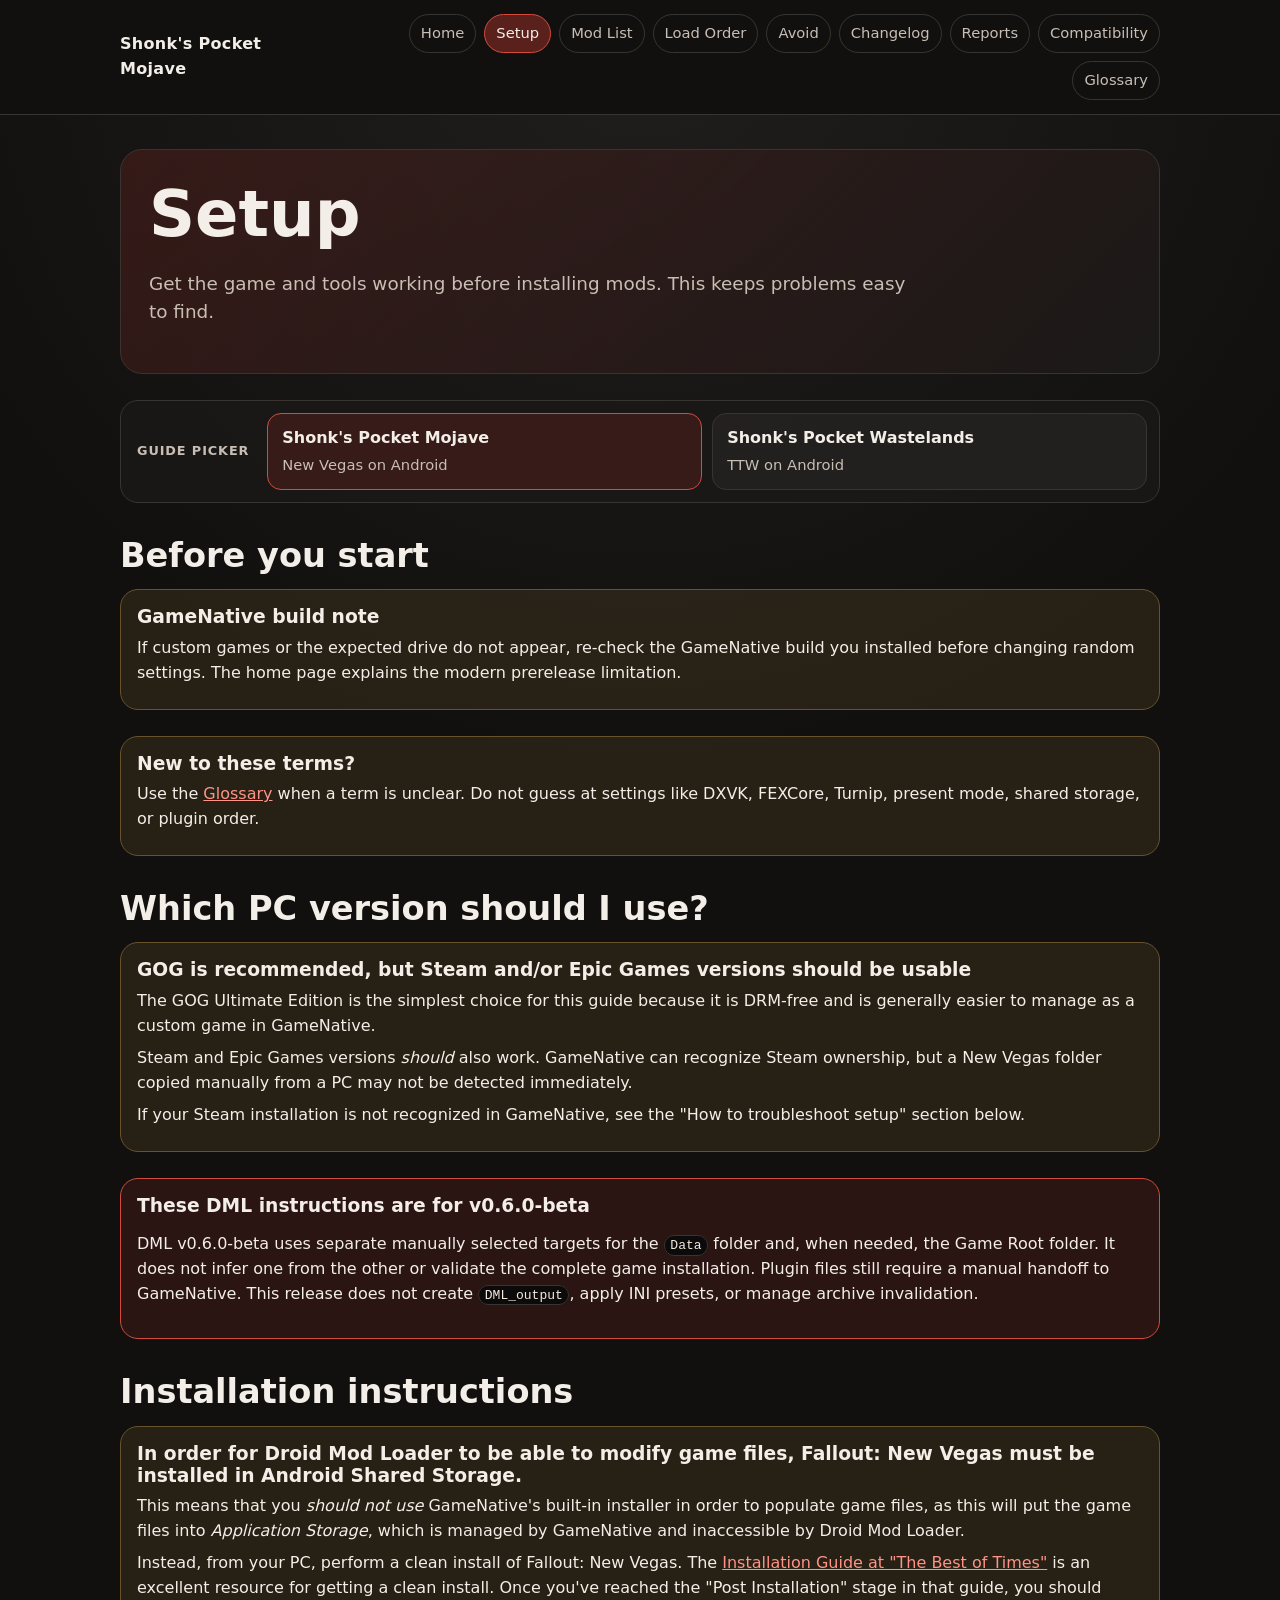
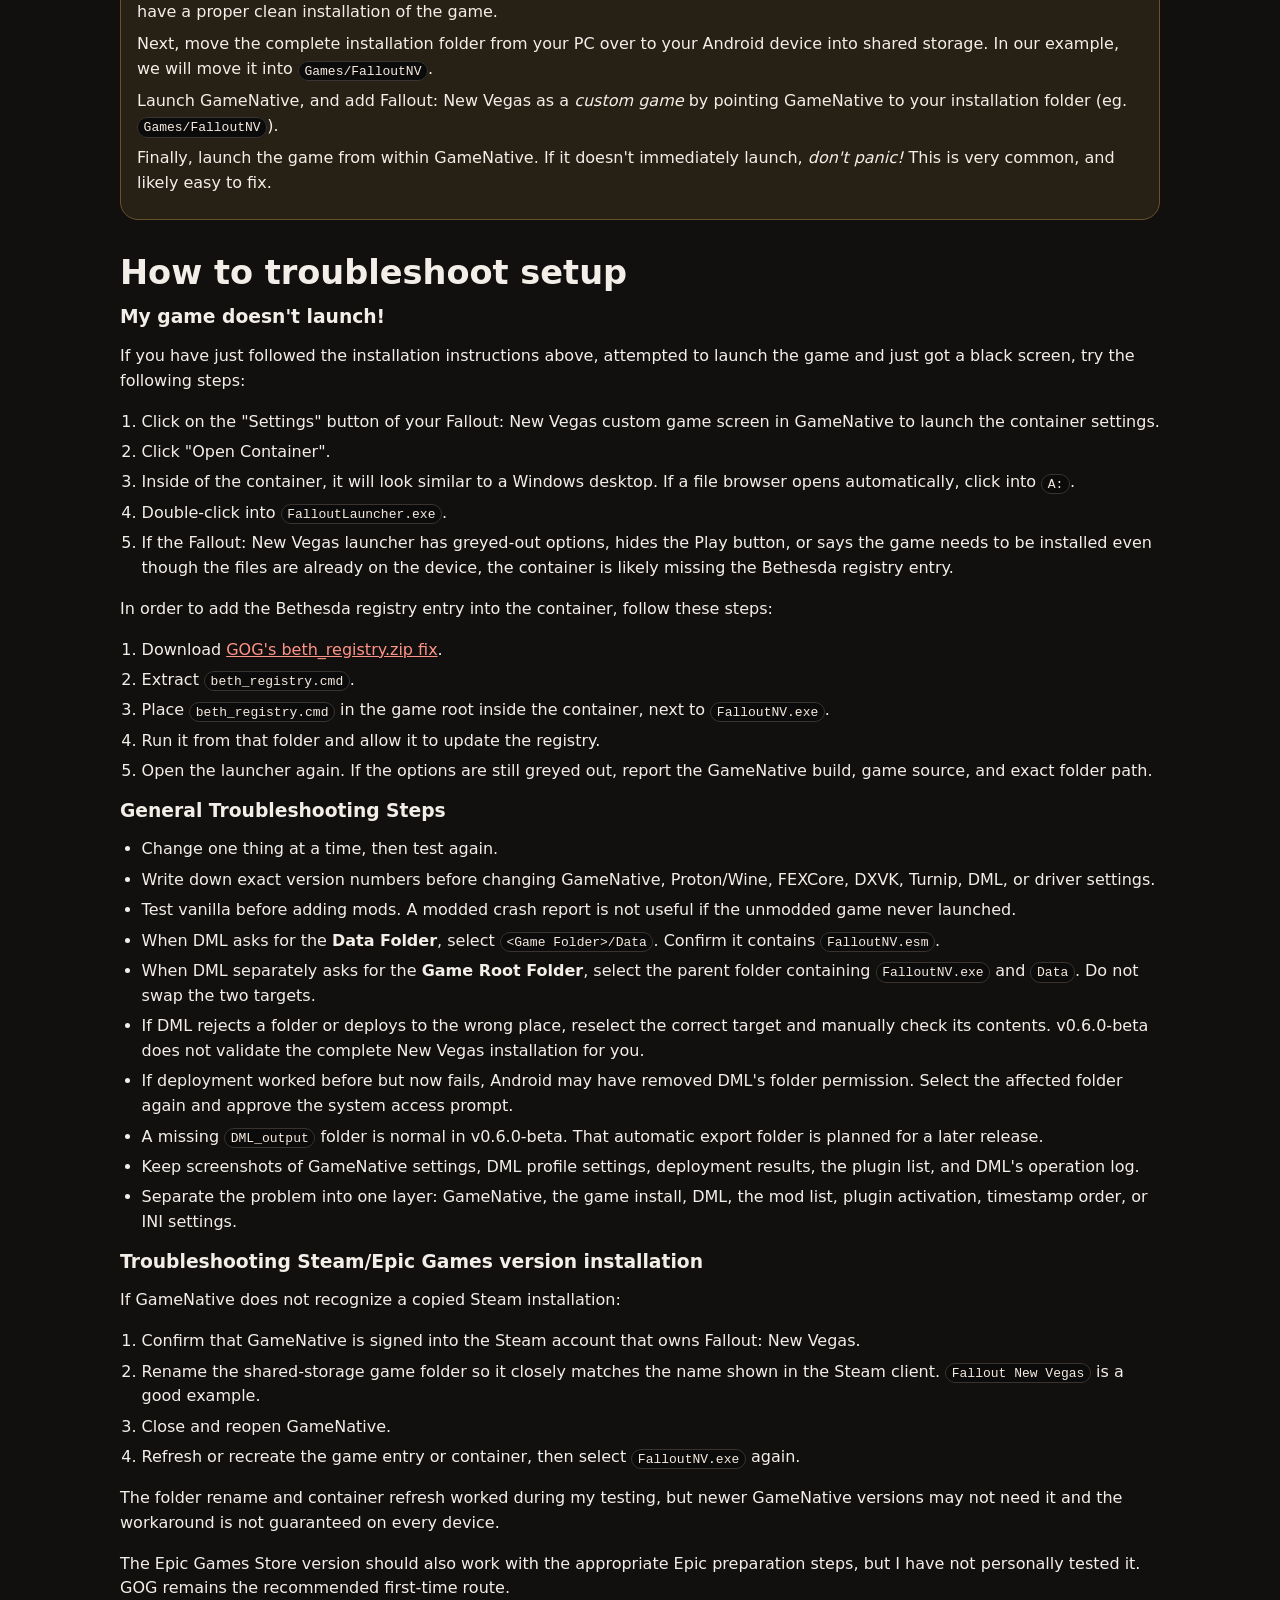
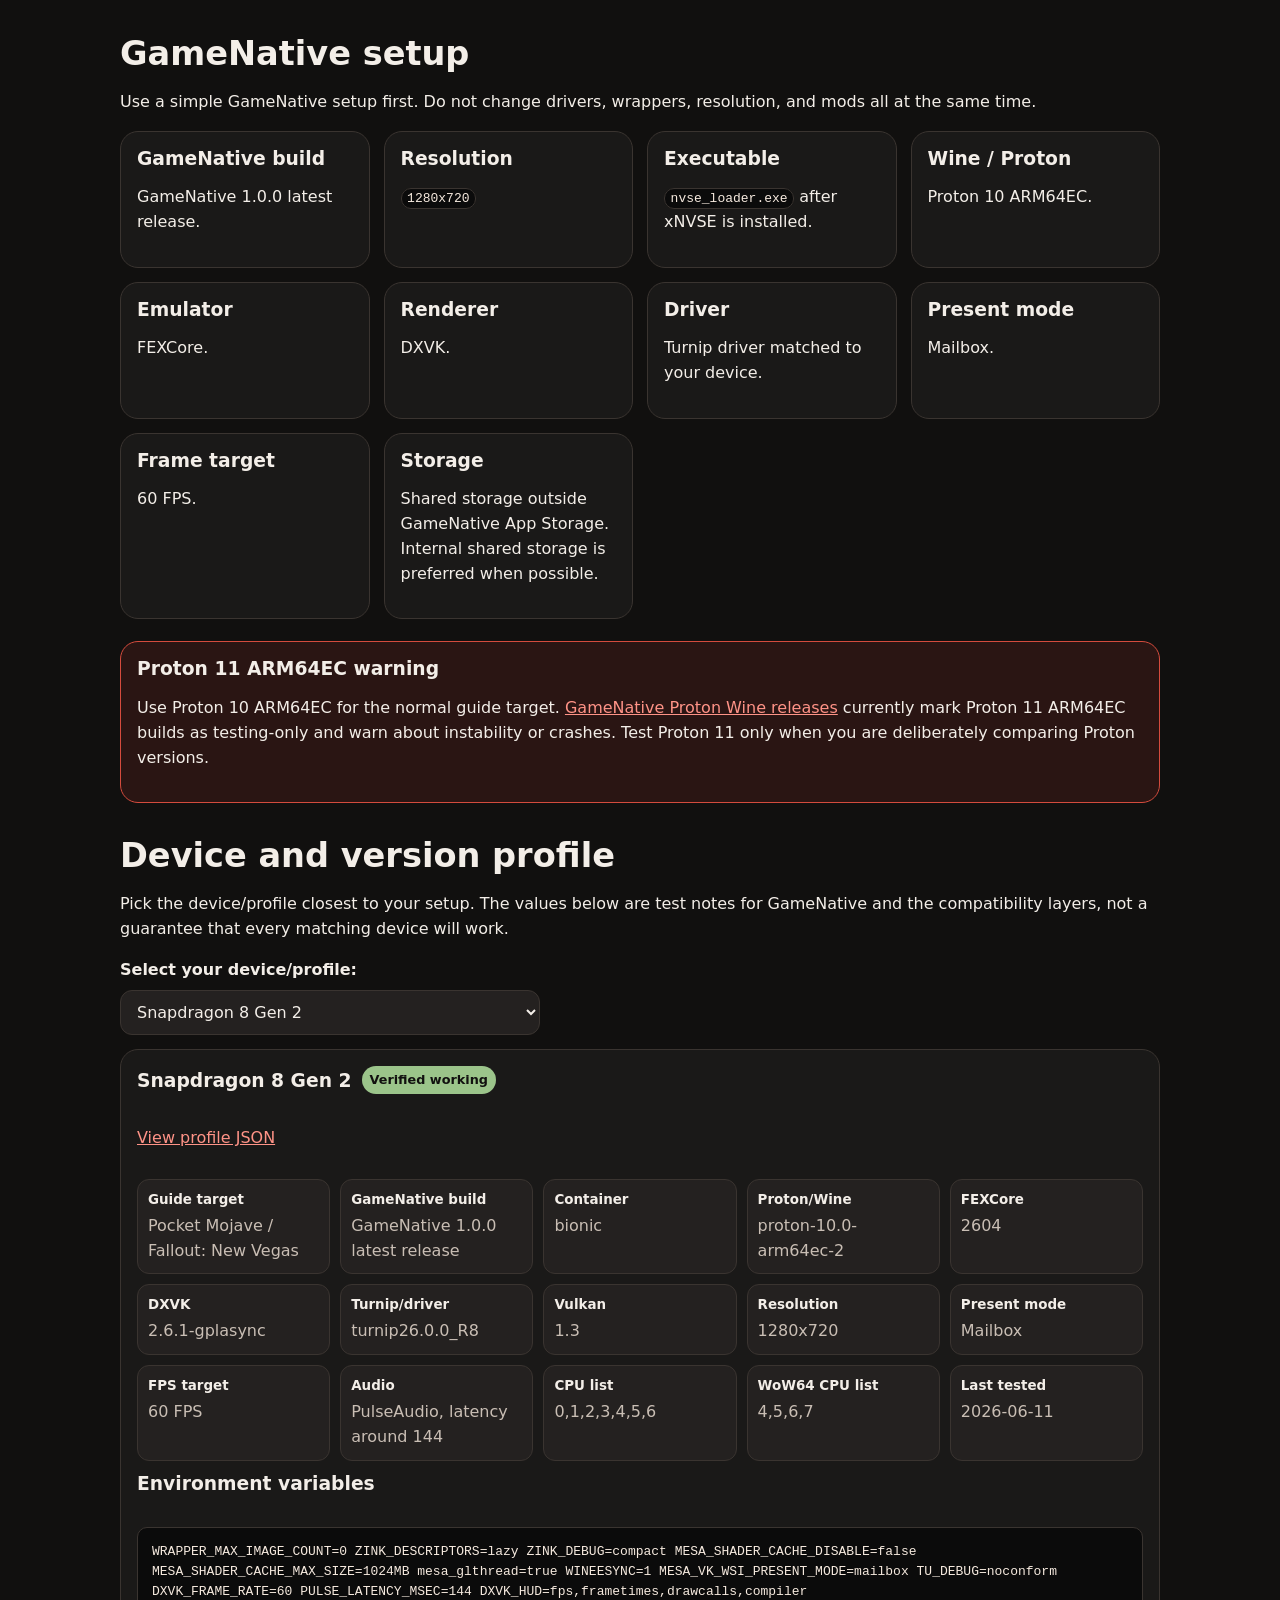
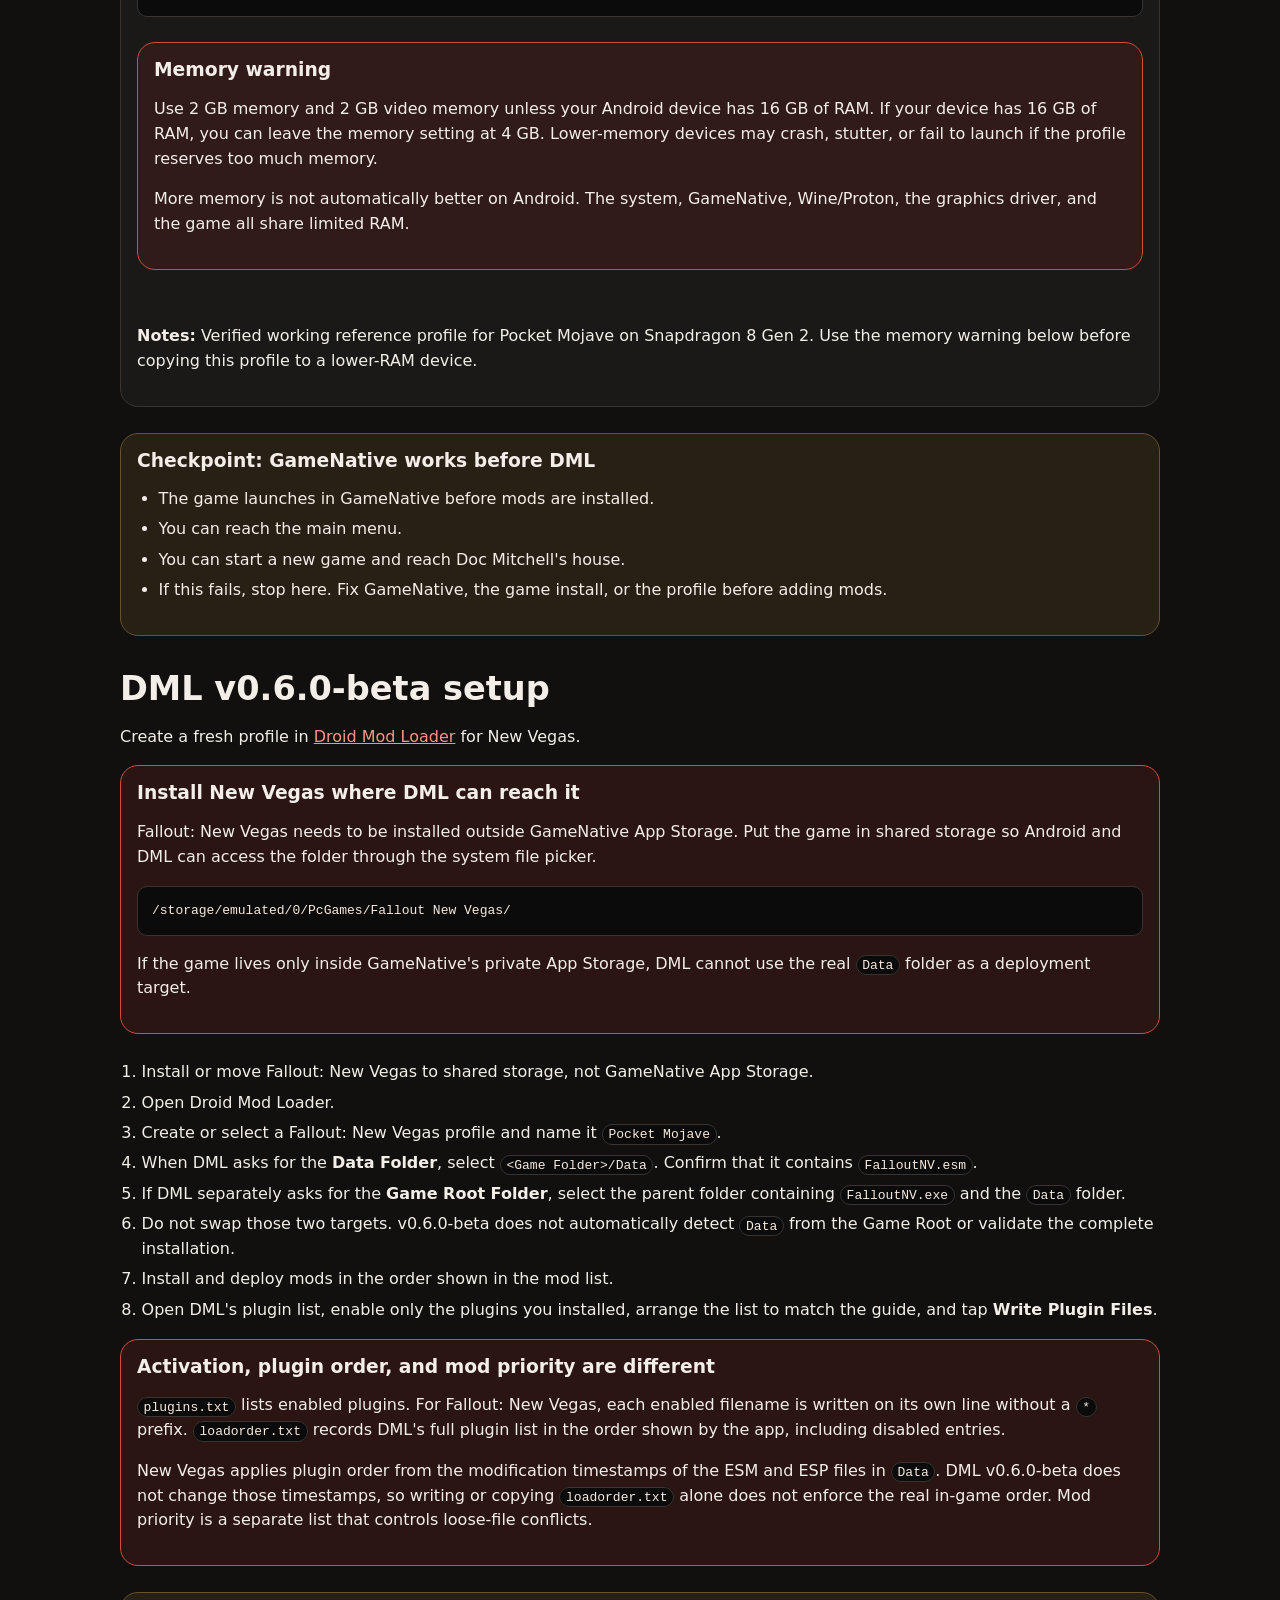
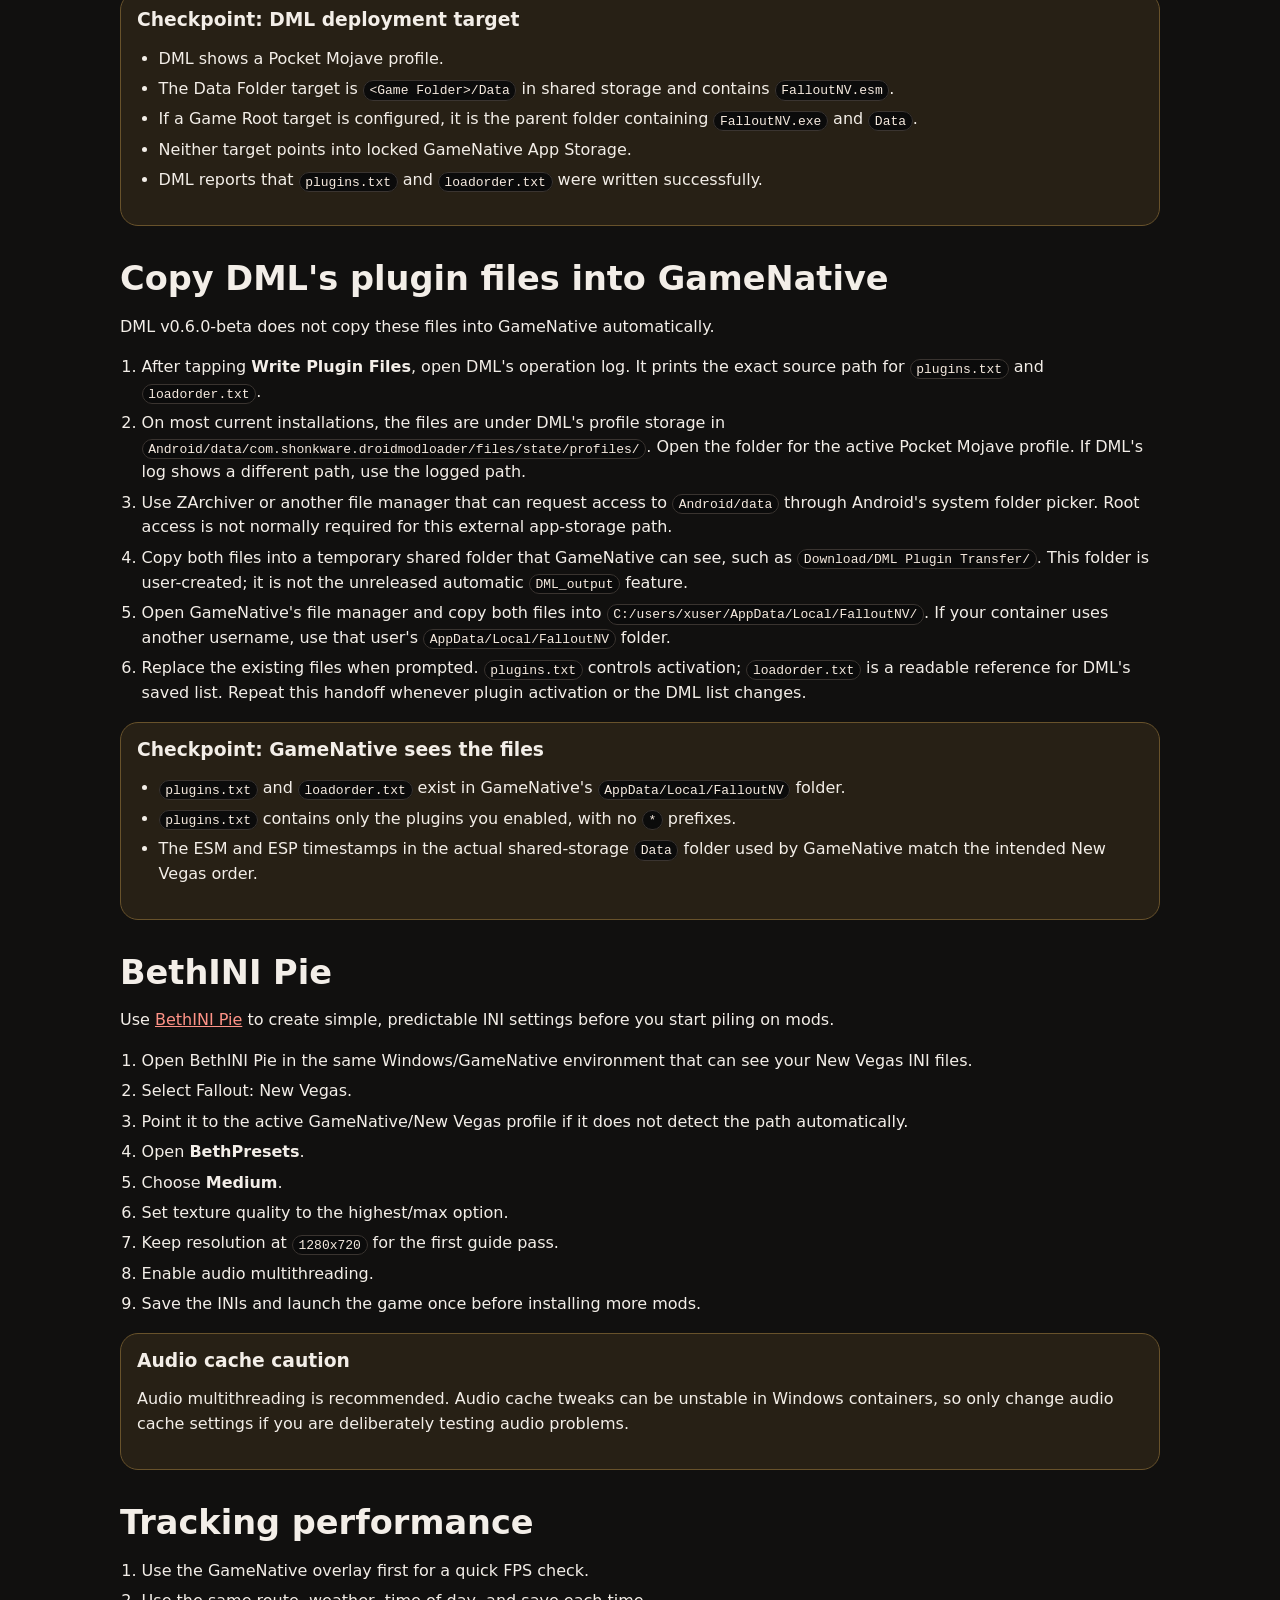
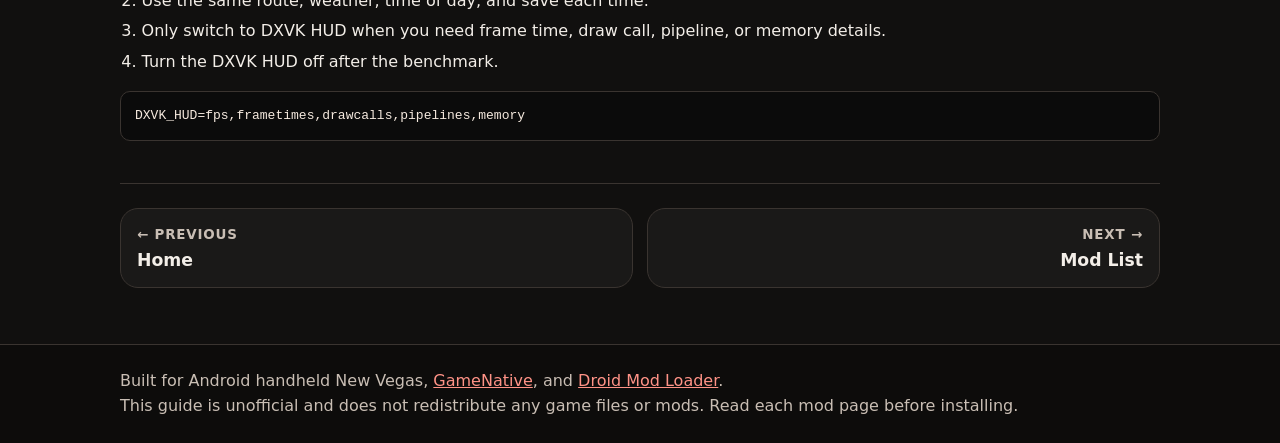
<file: setup.html>
<!doctype html>
<html lang="en">
<head>
  <meta charset="utf-8">
  <meta name="viewport" content="width=device-width, initial-scale=1">
  <title>Setup | Shonk's Pocket Mojave</title>
  <meta name="description" content="A New Vegas on Android guide for GameNative, Droid Mod Loader, and handheld tinkering.">
  <link rel="stylesheet" href="assets/site.css?v=9">
</head>
<body>
  <header class="site-header">
    <div class="container header-inner">
      <a class="logo" href="index.html">Shonk's Pocket Mojave</a>
      <nav class="nav" aria-label="Main navigation">
<a href="index.html" class="">Home</a>
<a href="setup.html" class="active">Setup</a>
<a href="mods.html" class="">Mod List</a>
<a href="load-order.html" class="">Load Order</a>
<a href="avoid.html" class="">Avoid</a>
<a href="changelog.html" class="">Changelog</a>
<a href="report.html" class="">Reports</a>
<a href="compatibility.html" class="">Compatibility</a>
<a href="glossary.html" class="">Glossary</a>
      </nav>
    </div>
  </header>
  <main class="container">

<section class="hero">
  <h1>Setup</h1>
  <p class="lead">Get the game and tools working before installing mods. This keeps problems easy to find.</p>
</section>
<section class="guide-switcher" aria-label="Guide picker">
  <span class="guide-switcher-label">Guide picker</span>
  <a class="guide-chip current" href="/PocketMojave/">
    <strong>Shonk's Pocket Mojave</strong>
    <span>New Vegas on Android</span>
  </a>
  <a class="guide-chip" href="/PocketWastelands/">
    <strong>Shonk's Pocket Wastelands</strong>
    <span>TTW on Android</span>
  </a>
</section>
<h2>Before you start</h2>
<div class="callout notice learning-card">
  <h3>GameNative build note</h3>
  <p>If custom games or the expected drive do not appear, re-check the GameNative build you installed before changing random settings. The home page explains the modern prerelease limitation.</p>
</div>
<div class="callout notice learning-card">
  <h3>New to these terms?</h3>
  <p>Use the <a href="glossary.html">Glossary</a> when a term is unclear. Do not guess at settings like DXVK, FEXCore, Turnip, present mode, shared storage, or plugin order.</p>
</div>
<h2>Which PC version should I use?</h2>
<div class="callout notice learning-card">
  <h3>GOG is recommended, but Steam and/or Epic Games versions should be usable</h3>
  <p>The GOG Ultimate Edition is the simplest choice for this guide because it is DRM-free and is generally easier to manage as a custom game in GameNative.</p>
  <p>Steam and Epic Games versions <em>should</em> also work. GameNative can recognize Steam ownership, but a New Vegas folder copied manually from a PC may not be detected immediately.</p>
  <p>If your Steam installation is not recognized in GameNative, see the "How to troubleshoot setup" section below.</p>
</div>
<div class="callout warning">
  <h3>These DML instructions are for v0.6.0-beta</h3>
  <p>DML v0.6.0-beta uses separate manually selected targets for the <code>Data</code> folder and, when needed, the Game Root folder. It does not infer one from the other or validate the complete game installation. Plugin files still require a manual handoff to GameNative. This release does not create <code>DML_output</code>, apply INI presets, or manage archive invalidation.</p>
</div>
<h2>Installation instructions</h2>
<div class="callout notice learning-card">
  <h3>In order for Droid Mod Loader to be able to modify game files, Fallout: New Vegas must be installed in Android Shared Storage.</h3>
  <p>This means that you <em>should not use</em> GameNative's built-in installer in order to populate game files, as this will put the game files into <em>Application Storage</em>, which is managed by GameNative and inaccessible by Droid Mod Loader.</p>
  <p>Instead, from your PC, perform a clean install of Fallout: New Vegas.  The <a href="https://thebestoftimes.moddinglinked.com/setup.html#Installation">Installation Guide at "The Best of Times"</a> is an excellent resource for getting a clean install.  Once you've reached the "Post Installation" stage in that guide, you should have a proper clean installation of the game.</p>
  <p>Next, move the complete installation folder from your PC over to your Android device into shared storage.  In our example, we will move it into <code>Games/FalloutNV</code>.</p>
  <p>Launch GameNative, and add Fallout: New Vegas as a <em>custom game</em> by pointing GameNative to your installation folder (eg. <code>Games/FalloutNV</code>).</p>
  <p>Finally, launch the game from within GameNative.  If it doesn't immediately launch, <em>don't panic!</em>  This is very common, and likely easy to fix.</p>
</div>
<h2>How to troubleshoot setup</h2>
<h3>My game doesn't launch!</h3>
<p>If you have just followed the installation instructions above, attempted to launch the game and just got a black screen, try the following steps:</p>
<ol>
  <li>Click on the "Settings" button of your Fallout: New Vegas custom game screen in GameNative to launch the container settings.</li>
  <li>Click "Open Container".</li>
  <li>Inside of the container, it will look similar to a Windows desktop.  If a file browser opens automatically, click into <code>A:</code>.</li>
  <li>Double-click into <code>FalloutLauncher.exe</code>.</li>
  <li>If the Fallout: New Vegas launcher has greyed-out options, hides the Play button, or says the game needs to be installed even though the files are already on the device, the container is likely missing the Bethesda registry entry.</li>
</ol>
<p>In order to add the Bethesda registry entry into the container, follow these steps:</p>
<ol>
  <li>Download <a href="https://support.gog.com/hc/en-us/articles/115003627285-Oblivion-Greyed-out-options-or-missing-Play-button-in-the-launcher?product=gog">GOG's beth_registry.zip fix</a>.</li>
  <li>Extract <code>beth_registry.cmd</code>.</li>
  <li>Place <code>beth_registry.cmd</code> in the game root inside the container, next to <code>FalloutNV.exe</code>.</li>
  <li>Run it from that folder and allow it to update the registry.</li>
  <li>Open the launcher again. If the options are still greyed out, report the GameNative build, game source, and exact folder path.</li>
</ol>
<h3>General Troubleshooting Steps</h3>
<ul class="troubleshooting-list">
  <li>Change one thing at a time, then test again.</li>
  <li>Write down exact version numbers before changing GameNative, Proton/Wine, FEXCore, DXVK, Turnip, DML, or driver settings.</li>
  <li>Test vanilla before adding mods. A modded crash report is not useful if the unmodded game never launched.</li>
  <li>When DML asks for the <strong>Data Folder</strong>, select <code>&lt;Game Folder&gt;/Data</code>. Confirm it contains <code>FalloutNV.esm</code>.</li>
  <li>When DML separately asks for the <strong>Game Root Folder</strong>, select the parent folder containing <code>FalloutNV.exe</code> and <code>Data</code>. Do not swap the two targets.</li>
  <li>If DML rejects a folder or deploys to the wrong place, reselect the correct target and manually check its contents. v0.6.0-beta does not validate the complete New Vegas installation for you.</li>
  <li>If deployment worked before but now fails, Android may have removed DML's folder permission. Select the affected folder again and approve the system access prompt.</li>
  <li>A missing <code>DML_output</code> folder is normal in v0.6.0-beta. That automatic export folder is planned for a later release.</li>
  <li>Keep screenshots of GameNative settings, DML profile settings, deployment results, the plugin list, and DML's operation log.</li>
  <li>Separate the problem into one layer: GameNative, the game install, DML, the mod list, plugin activation, timestamp order, or INI settings.</li>
</ul>
<h3>Troubleshooting Steam/Epic Games version installation</h3>
<p>If GameNative does not recognize a copied Steam installation:</p>
  <ol>
    <li>Confirm that GameNative is signed into the Steam account that owns Fallout: New Vegas.</li>
    <li>Rename the shared-storage game folder so it closely matches the name shown in the Steam client. <code>Fallout New Vegas</code> is a good example.</li>
    <li>Close and reopen GameNative.</li>
    <li>Refresh or recreate the game entry or container, then select <code>FalloutNV.exe</code> again.</li>
  </ol>
  <p>The folder rename and container refresh worked during my testing, but newer GameNative versions may not need it and the workaround is not guaranteed on every device.</p>
  <p>The Epic Games Store version should also work with the appropriate Epic preparation steps, but I have not personally tested it. GOG remains the recommended first-time route.</p>
<h2>GameNative setup</h2>
<p>Use a simple GameNative setup first. Do not change drivers, wrappers, resolution, and mods all at the same time.</p>

<div class="card-grid">
  <article class="card"><h3>GameNative build</h3><p>GameNative 1.0.0 latest release.</p></article>
  <article class="card"><h3>Resolution</h3><p><code>1280x720</code></p></article>
  <article class="card"><h3>Executable</h3><p><code>nvse_loader.exe</code> after xNVSE is installed.</p></article>
  <article class="card"><h3>Wine / Proton</h3><p>Proton 10 ARM64EC.</p></article>
  <article class="card"><h3>Emulator</h3><p>FEXCore.</p></article>
  <article class="card"><h3>Renderer</h3><p>DXVK.</p></article>
  <article class="card"><h3>Driver</h3><p>Turnip driver matched to your device.</p></article>
  <article class="card"><h3>Present mode</h3><p>Mailbox.</p></article>
  <article class="card"><h3>Frame target</h3><p>60 FPS.</p></article>
  <article class="card"><h3>Storage</h3><p>Shared storage outside GameNative App Storage. Internal shared storage is preferred when possible.</p></article>
</div>
<div class="callout warning">
  <h3>Proton 11 ARM64EC warning</h3>
  <p>Use Proton 10 ARM64EC for the normal guide target. <a href="https://github.com/GameNative/proton-wine/releases">GameNative Proton Wine releases</a> currently mark Proton 11 ARM64EC builds as testing-only and warn about instability or crashes. Test Proton 11 only when you are deliberately comparing Proton versions.</p>
</div>
<h2>Device and version profile</h2>
<p>Pick the device/profile closest to your setup. The values below are test notes for GameNative and the compatibility layers, not a guarantee that every matching device will work.</p>
<section class="profile-selector" aria-label="Device and version profile selector">
  <div class="profile-control">
    <label for="device-profile-select">Select your device/profile:</label>
    <select id="device-profile-select">
      <option value="sd8g2">Snapdragon 8 Gen 2</option>
      <option value="rp5">Retroid Pocket 5</option>
      <option value="rp6">Retroid Pocket 6</option>
      <option value="rpflip2">Retroid Pocket Flip 2</option>
      <option value="other">Other Android ARM chip</option>
    </select>
  </div>
  <article class="card profile-summary" id="profile-summary" aria-live="polite"></article>
</section>
<script>
const pocketGuideProfiles = {"sd8g2": {"name": "Snapdragon 8 Gen 2", "status": "Verified working", "json": "assets/profiles/snapdragon-8-gen-2-pocket-mojave.json", "fields": {"Guide target": "Pocket Mojave / Fallout: New Vegas", "GameNative build": "GameNative 1.0.0 latest release", "Container": "bionic", "Proton/Wine": "proton-10.0-arm64ec-2", "FEXCore": "2604", "DXVK": "2.6.1-gplasync", "Turnip/driver": "turnip26.0.0_R8", "Vulkan": "1.3", "Resolution": "1280x720", "Present mode": "Mailbox", "FPS target": "60 FPS", "Audio": "PulseAudio, latency around 144", "CPU list": "0,1,2,3,4,5,6", "WoW64 CPU list": "4,5,6,7", "Last tested": "2026-06-11"}, "environment": "WRAPPER_MAX_IMAGE_COUNT=0 ZINK_DESCRIPTORS=lazy ZINK_DEBUG=compact MESA_SHADER_CACHE_DISABLE=false MESA_SHADER_CACHE_MAX_SIZE=1024MB mesa_glthread=true WINEESYNC=1 MESA_VK_WSI_PRESENT_MODE=mailbox TU_DEBUG=noconform DXVK_FRAME_RATE=60 PULSE_LATENCY_MSEC=144 DXVK_HUD=fps,frametimes,drawcalls,compiler", "notes": "Verified working reference profile for Pocket Mojave on Snapdragon 8 Gen 2. Use the memory warning below before copying this profile to a lower-RAM device."}, "rp5": {"name": "Retroid Pocket 5", "status": "Not verified yet", "json": "assets/profiles/retroid-pocket-5-mojave.json", "fields": {"Guide target": "Pocket Mojave / Fallout: New Vegas", "Status": "Not verified yet"}, "environment": "Not verified yet", "notes": "Placeholder only. Do not list this device as working until a complete compatibility report is submitted."}, "rp6": {"name": "Retroid Pocket 6", "status": "Not verified yet", "json": "assets/profiles/retroid-pocket-6-mojave.json", "fields": {"Guide target": "Pocket Mojave / Fallout: New Vegas", "Status": "Not verified yet"}, "environment": "Not verified yet", "notes": "Placeholder only. Do not list this device as working until a complete compatibility report is submitted."}, "rpflip2": {"name": "Retroid Pocket Flip 2", "status": "Not verified yet", "json": "assets/profiles/retroid-pocket-flip-2-mojave.json", "fields": {"Guide target": "Pocket Mojave / Fallout: New Vegas", "Status": "Not verified yet"}, "environment": "Not verified yet", "notes": "Placeholder only. Do not list this device as working until a complete compatibility report is submitted."}, "other": {"name": "Other Android ARM chip", "status": "Not verified yet", "json": "assets/profiles/other-android-arm-chip-mojave.json", "fields": {"Guide target": "Pocket Mojave / Fallout: New Vegas", "Status": "Not verified yet"}, "environment": "Not verified yet", "notes": "Placeholder only. Do not list this device as working until a complete compatibility report is submitted."}};
function renderPocketGuideProfile() {
  const select = document.getElementById('device-profile-select');
  const panel = document.getElementById('profile-summary');
  if (!select || !panel) return;
  const profile = pocketGuideProfiles[select.value] || pocketGuideProfiles.sd8g2;
  const fields = Object.entries(profile.fields).map(([key, value]) => `<div class="profile-field"><strong>${key}</strong><span>${value}</span></div>`).join('');
  panel.innerHTML = `<div class="profile-title"><h3>${profile.name}</h3><span class="badge">${profile.status}</span></div>` +
    `<p><a href="${profile.json}">View profile JSON</a></p>` +
    `<div class="profile-fields">${fields}</div>` +
    `<h3>Environment variables</h3><pre class="profile-env">${profile.environment}</pre>` +
    `<div class="callout warning"><h3>Memory warning</h3><p>Use 2 GB memory and 2 GB video memory unless your Android device has 16 GB of RAM. If your device has 16 GB of RAM, you can leave the memory setting at 4 GB. Lower-memory devices may crash, stutter, or fail to launch if the profile reserves too much memory.</p><p>More memory is not automatically better on Android. The system, GameNative, Wine/Proton, the graphics driver, and the game all share limited RAM.</p></div>` +
    `<p><strong>Notes:</strong> ${profile.notes}</p>`;
}
document.addEventListener('DOMContentLoaded', () => {
  const select = document.getElementById('device-profile-select');
  if (select) select.addEventListener('change', renderPocketGuideProfile);
  renderPocketGuideProfile();
});
</script>

<div class="callout notice learning-card">
  <h3>Checkpoint: GameNative works before DML</h3>
  <ul class="checkpoint-list">
    <li>The game launches in GameNative before mods are installed.</li>
    <li>You can reach the main menu.</li>
    <li>You can start a new game and reach Doc Mitchell's house.</li>
    <li>If this fails, stop here. Fix GameNative, the game install, or the profile before adding mods.</li>
  </ul>
</div>
<h2>DML v0.6.0-beta setup</h2>
<p>Create a fresh profile in <a href="https://github.com/CyberShonk/DroidModLoader">Droid Mod Loader</a> for New Vegas.</p>
<div class="callout warning">
  <h3>Install New Vegas where DML can reach it</h3>
  <p>Fallout: New Vegas needs to be installed outside GameNative App Storage. Put the game in shared storage so Android and DML can access the folder through the system file picker.</p>
  <pre>/storage/emulated/0/PcGames/Fallout New Vegas/</pre>
  <p>If the game lives only inside GameNative's private App Storage, DML cannot use the real <code>Data</code> folder as a deployment target.</p>
</div>
<ol>
  <li>Install or move Fallout: New Vegas to shared storage, not GameNative App Storage.</li>
  <li>Open Droid Mod Loader.</li>
  <li>Create or select a Fallout: New Vegas profile and name it <code>Pocket Mojave</code>.</li>
  <li>When DML asks for the <strong>Data Folder</strong>, select <code>&lt;Game Folder&gt;/Data</code>. Confirm that it contains <code>FalloutNV.esm</code>.</li>
  <li>If DML separately asks for the <strong>Game Root Folder</strong>, select the parent folder containing <code>FalloutNV.exe</code> and the <code>Data</code> folder.</li>
  <li>Do not swap those two targets. v0.6.0-beta does not automatically detect <code>Data</code> from the Game Root or validate the complete installation.</li>
  <li>Install and deploy mods in the order shown in the mod list.</li>
  <li>Open DML's plugin list, enable only the plugins you installed, arrange the list to match the guide, and tap <strong>Write Plugin Files</strong>.</li>
</ol>
<div class="callout warning">
  <h3>Activation, plugin order, and mod priority are different</h3>
  <p><code>plugins.txt</code> lists enabled plugins. For Fallout: New Vegas, each enabled filename is written on its own line without a <code>*</code> prefix. <code>loadorder.txt</code> records DML's full plugin list in the order shown by the app, including disabled entries.</p>
  <p>New Vegas applies plugin order from the modification timestamps of the ESM and ESP files in <code>Data</code>. DML v0.6.0-beta does not change those timestamps, so writing or copying <code>loadorder.txt</code> alone does not enforce the real in-game order. Mod priority is a separate list that controls loose-file conflicts.</p>
</div>
<div class="callout notice learning-card">
  <h3>Checkpoint: DML deployment target</h3>
  <ul class="checkpoint-list">
    <li>DML shows a Pocket Mojave profile.</li>
    <li>The Data Folder target is <code>&lt;Game Folder&gt;/Data</code> in shared storage and contains <code>FalloutNV.esm</code>.</li>
    <li>If a Game Root target is configured, it is the parent folder containing <code>FalloutNV.exe</code> and <code>Data</code>.</li>
    <li>Neither target points into locked GameNative App Storage.</li>
    <li>DML reports that <code>plugins.txt</code> and <code>loadorder.txt</code> were written successfully.</li>
  </ul>
</div>
<h2>Copy DML's plugin files into GameNative</h2>
<p>DML v0.6.0-beta does not copy these files into GameNative automatically.</p>
<ol>
  <li>After tapping <strong>Write Plugin Files</strong>, open DML's operation log. It prints the exact source path for <code>plugins.txt</code> and <code>loadorder.txt</code>.</li>
  <li>On most current installations, the files are under DML's profile storage in <code>Android/data/com.shonkware.droidmodloader/files/state/profiles/</code>. Open the folder for the active Pocket Mojave profile. If DML's log shows a different path, use the logged path.</li>
  <li>Use ZArchiver or another file manager that can request access to <code>Android/data</code> through Android's system folder picker. Root access is not normally required for this external app-storage path.</li>
  <li>Copy both files into a temporary shared folder that GameNative can see, such as <code>Download/DML Plugin Transfer/</code>. This folder is user-created; it is not the unreleased automatic <code>DML_output</code> feature.</li>
  <li>Open GameNative's file manager and copy both files into <code>C:/users/xuser/AppData/Local/FalloutNV/</code>. If your container uses another username, use that user's <code>AppData/Local/FalloutNV</code> folder.</li>
  <li>Replace the existing files when prompted. <code>plugins.txt</code> controls activation; <code>loadorder.txt</code> is a readable reference for DML's saved list. Repeat this handoff whenever plugin activation or the DML list changes.</li>
</ol>
<div class="callout notice learning-card">
  <h3>Checkpoint: GameNative sees the files</h3>
  <ul class="checkpoint-list">
    <li><code>plugins.txt</code> and <code>loadorder.txt</code> exist in GameNative's <code>AppData/Local/FalloutNV</code> folder.</li>
    <li><code>plugins.txt</code> contains only the plugins you enabled, with no <code>*</code> prefixes.</li>
    <li>The ESM and ESP timestamps in the actual shared-storage <code>Data</code> folder used by GameNative match the intended New Vegas order.</li>
  </ul>
</div>
<h2>BethINI Pie</h2>
<p>Use <a href="https://www.nexusmods.com/site/mods/631">BethINI Pie</a> to create simple, predictable INI settings before you start piling on mods.</p>
<ol>
  <li>Open BethINI Pie in the same Windows/GameNative environment that can see your New Vegas INI files.</li>
  <li>Select Fallout: New Vegas.</li>
  <li>Point it to the active GameNative/New Vegas profile if it does not detect the path automatically.</li>
  <li>Open <strong>BethPresets</strong>.</li>
  <li>Choose <strong>Medium</strong>.</li>
  <li>Set texture quality to the highest/max option.</li>
  <li>Keep resolution at <code>1280x720</code> for the first guide pass.</li>
  <li>Enable audio multithreading.</li>
  <li>Save the INIs and launch the game once before installing more mods.</li>
</ol>
<div class="callout notice">
  <h3>Audio cache caution</h3>
  <p>Audio multithreading is recommended. Audio cache tweaks can be unstable in Windows containers, so only change audio cache settings if you are deliberately testing audio problems.</p>
</div>
<h2>Tracking performance</h2>
<ol>
  <li>Use the GameNative overlay first for a quick FPS check.</li>
  <li>Use the same route, weather, time of day, and save each time.</li>
  <li>Only switch to DXVK HUD when you need frame time, draw call, pipeline, or memory details.</li>
  <li>Turn the DXVK HUD off after the benchmark.</li>
</ol>
<pre>DXVK_HUD=fps,frametimes,drawcalls,pipelines,memory</pre>

<nav class="page-nav" aria-label="Page navigation">
  <a class="page-nav-link prev" href="index.html"><span>&larr; Previous</span><strong>Home</strong></a>
  <a class="page-nav-link next" href="mods.html"><span>Next &rarr;</span><strong>Mod List</strong></a>
</nav>
  </main>
  <footer class="site-footer">
    <div class="container">
      Built for Android handheld New Vegas, <a href="https://github.com/utkarshdalal/GameNative">GameNative</a>, and <a href="https://github.com/CyberShonk/DroidModLoader">Droid Mod Loader</a>.
      <br>This guide is unofficial and does not redistribute any game files or mods. Read each mod page before installing.
    </div>
  </footer>
</body>
</html>
</file>
<file: assets/site.css>
:root {
  --bg: #11100f;
  --panel: #1b1918;
  --panel-soft: #242120;
  --text: #f3eee8;
  --muted: #c9beb4;
  --line: #3a3430;
  --accent: #d44b3d;
  --accent-soft: #5a201c;
  --code: #0b0b0b;
  --good: #9bc48a;
  --warn: #efc36d;
}

* { box-sizing: border-box; }

html { scroll-behavior: smooth; }

body {
  margin: 0;
  background: radial-gradient(circle at top, #211f1e 0, var(--bg) 48rem);
  color: var(--text);
  font-family: system-ui, -apple-system, BlinkMacSystemFont, "Segoe UI", sans-serif;
  line-height: 1.55;
}

.container {
  width: min(1040px, calc(100% - 28px));
  margin: 0 auto;
}

.site-header {
  border-bottom: 1px solid var(--line);
  background: rgba(17, 16, 15, 0.94);
  position: sticky;
  top: 0;
  z-index: 10;
  backdrop-filter: blur(10px);
}

.header-inner {
  display: flex;
  align-items: center;
  justify-content: space-between;
  gap: 16px;
  padding: 14px 0;
}

.logo {
  font-weight: 800;
  color: var(--text);
  text-decoration: none;
  letter-spacing: 0.02em;
}

.nav {
  display: flex;
  flex-wrap: wrap;
  gap: 8px;
  justify-content: flex-end;
}

.nav a {
  color: var(--muted);
  text-decoration: none;
  border: 1px solid var(--line);
  border-radius: 999px;
  padding: 7px 11px;
  font-size: 0.92rem;
}

.nav a:hover,
.nav a.active {
  color: var(--text);
  border-color: var(--accent);
  background: var(--accent-soft);
}

main { padding: 34px 0 56px; }

.hero {
  border: 1px solid var(--line);
  background: linear-gradient(135deg, rgba(90, 32, 28, 0.45), rgba(27, 25, 24, 0.98));
  border-radius: 22px;
  padding: 28px;
  margin-bottom: 26px;
}

h1, h2, h3 { line-height: 1.15; }
h1 { font-size: clamp(2rem, 7vw, 4rem); margin: 0 0 10px; }
h2 { font-size: clamp(1.5rem, 4vw, 2.1rem); margin: 34px 0 14px; }
h3 { margin: 0 0 8px; }

.lead { font-size: 1.15rem; color: var(--muted); max-width: 760px; }

.actions { display: flex; flex-wrap: wrap; gap: 10px; margin-top: 20px; }
.button {
  display: inline-block;
  text-decoration: none;
  color: var(--text);
  background: var(--accent-soft);
  border: 1px solid var(--accent);
  border-radius: 999px;
  padding: 10px 14px;
  font-weight: 700;
}

.card-grid {
  display: grid;
  grid-template-columns: repeat(auto-fit, minmax(240px, 1fr));
  gap: 14px;
}

.card,
.mod-card,
.callout {
  background: rgba(27, 25, 24, 0.96);
  border: 1px solid var(--line);
  border-radius: 18px;
  padding: 16px;
}

.mod-list {
  display: grid;
  gap: 12px;
}

.mod-card {
  display: grid;
  gap: 10px;
}

.mod-card header {
  display: flex;
  justify-content: space-between;
  gap: 12px;
  align-items: start;
}

.badge {
  display: inline-block;
  font-size: 0.8rem;
  font-weight: 800;
  padding: 4px 8px;
  border-radius: 999px;
  color: var(--bg);
  background: var(--good);
  white-space: nowrap;
}

.badge.recommended { background: var(--warn); }
.badge.optional { background: #b7a6e8; }

.meta {
  display: grid;
  grid-template-columns: repeat(auto-fit, minmax(160px, 1fr));
  gap: 8px;
  color: var(--muted);
}

.meta div {
  background: var(--panel-soft);
  border: 1px solid var(--line);
  border-radius: 12px;
  padding: 10px;
}

.meta strong { display: block; color: var(--text); font-size: 0.86rem; }

.warning { border-color: var(--accent); background: rgba(90, 32, 28, 0.35); }
.notice { border-color: #68522b; background: rgba(104, 82, 43, 0.25); }

ul, ol { padding-left: 1.35rem; }
li { margin: 0.35rem 0; }

a { color: #ff9387; }
a:hover { color: #ffc2bc; }

code, pre {
  background: var(--code);
  color: #f6eadf;
  border: 1px solid var(--line);
  border-radius: 10px;
}

code { padding: 0.1rem 0.35rem; }
pre {
  padding: 14px;
  overflow-x: auto;
  white-space: pre;
}

.checklist li::marker { color: var(--accent); }


/* Compact cross-guide selector */
.guide-switcher {
  display: flex;
  align-items: stretch;
  gap: 10px;
  margin: 0 0 28px;
  padding: 12px;
  background: rgba(27, 25, 24, 0.72);
  border: 1px solid var(--line);
  border-radius: 18px;
}

.guide-switcher-label {
  display: flex;
  align-items: center;
  color: var(--muted);
  font-size: 0.8rem;
  font-weight: 900;
  letter-spacing: 0.07em;
  text-transform: uppercase;
  padding: 0 8px 0 4px;
  white-space: nowrap;
}

.guide-chip {
  flex: 1 1 0;
  min-width: 0;
  display: block;
  color: var(--text);
  text-decoration: none;
  background: rgba(36, 33, 32, 0.94);
  border: 1px solid var(--line);
  border-radius: 14px;
  padding: 12px 14px;
}

.guide-chip:hover {
  border-color: var(--accent);
  background: rgba(90, 32, 28, 0.35);
}

.guide-chip.current {
  border-color: var(--accent);
  background: rgba(90, 32, 28, 0.45);
}

.guide-chip strong,
.guide-chip span {
  display: block;
}

.guide-chip span {
  color: var(--muted);
  font-size: 0.92rem;
  margin-top: 3px;
}

.card-grid,
.mod-list,
.callout {
  margin-bottom: 22px;
}

.callout + .card-grid,
.callout + .mod-list,
.guide-switcher + .card-grid {
  margin-top: 16px;
}

/* Bottom page navigation */
.page-nav {
  display: grid;
  grid-template-columns: repeat(2, minmax(0, 1fr));
  gap: 14px;
  margin: 42px 0 0;
  padding-top: 24px;
  border-top: 1px solid var(--line);
}

.page-nav-link {
  display: block;
  text-decoration: none;
  color: var(--text);
  background: rgba(27, 25, 24, 0.96);
  border: 1px solid var(--line);
  border-radius: 18px;
  padding: 16px;
}

.page-nav-link:hover {
  border-color: var(--accent);
  background: rgba(90, 32, 28, 0.35);
}

.page-nav-link span {
  display: block;
  color: var(--muted);
  font-size: 0.84rem;
  font-weight: 800;
  letter-spacing: 0.06em;
  text-transform: uppercase;
  margin-bottom: 4px;
}

.page-nav-link strong {
  display: block;
  font-size: 1.08rem;
  line-height: 1.25;
}

.page-nav-link.next {
  text-align: right;
}

.page-nav-spacer {
  min-height: 1px;
}

.site-footer {
  border-top: 1px solid var(--line);
  color: var(--muted);
  padding: 24px 0;
  background: #0d0c0b;
}

@media (max-width: 720px) {
  .header-inner { align-items: flex-start; flex-direction: column; }
  .nav { justify-content: flex-start; }
  .nav a { font-size: 0.88rem; padding: 6px 9px; }
  .hero { padding: 20px; border-radius: 18px; }
  .mod-card header { flex-direction: column; }
  .container { width: min(100% - 20px, 1040px); }

  .guide-switcher {
    flex-direction: column;
    margin-bottom: 24px;
  }

  .guide-switcher-label {
    padding: 0;
  }

}


@media (max-width: 560px) {
  .page-nav {
    grid-template-columns: 1fr;
  }

  .page-nav-spacer {
    display: none;
  }

  .page-nav-link.next {
    text-align: left;
  }
}

/* v8 layout hardening for homepage guide switcher and before-you-start cards */
.hero + .guide-switcher {
  margin-top: 0;
}
.guide-switcher {
  margin-bottom: 30px;
}
.guide-switcher + .card-grid {
  margin-top: 18px;
}
.callout {
  display: block;
  margin: 0 0 26px;
}
.callout + .card-grid {
  margin-top: 22px;
}
@media (max-width: 720px) {
  .guide-switcher {
    gap: 8px;
    margin-bottom: 28px;
  }
  .callout {
    margin-bottom: 24px;
  }
}

/* Beginner learning helpers */
.glossary-entry p,
.learning-card p {
  margin: 0.45rem 0;
}

.glossary-entry strong,
.learning-card strong {
  color: var(--accent);
}

details.card {
  margin-bottom: 14px;
}

details.card summary {
  cursor: pointer;
  list-style-position: inside;
}

details.card[open] summary {
  margin-bottom: 12px;
}

.checkpoint-list li + li,
.troubleshooting-list li + li {
  margin-top: 0.35rem;
}

.table-scroll {
  overflow-x: auto;
  margin-bottom: 22px;
}

table {
  width: 100%;
  border-collapse: collapse;
  min-width: 760px;
  background: rgba(27, 25, 24, 0.96);
  border: 1px solid var(--line);
  border-radius: 18px;
  overflow: hidden;
}

th,
td {
  border-bottom: 1px solid var(--line);
  padding: 12px;
  text-align: left;
  vertical-align: top;
}

th {
  background: rgba(90, 32, 28, 0.35);
  color: var(--text);
}

td {
  color: var(--muted);
}

tr:last-child td {
  border-bottom: 0;
}



/* Device profile selector */
.profile-selector {
  display: grid;
  gap: 14px;
  margin-bottom: 26px;
}
.profile-control {
  display: grid;
  gap: 8px;
  max-width: 420px;
}
.profile-control label {
  color: var(--text);
  font-weight: 800;
}
.profile-control select {
  width: 100%;
  color: var(--text);
  background: var(--panel-soft);
  border: 1px solid var(--line);
  border-radius: 12px;
  padding: 11px 12px;
  font: inherit;
}
.profile-summary {
  display: grid;
  gap: 12px;
}
.profile-summary .profile-title {
  display: flex;
  flex-wrap: wrap;
  align-items: center;
  gap: 10px;
  margin-bottom: 4px;
}
.profile-summary .profile-title h3 {
  margin: 0;
}
.profile-fields {
  display: grid;
  grid-template-columns: repeat(auto-fit, minmax(190px, 1fr));
  gap: 10px;
}
.profile-field {
  background: var(--panel-soft);
  border: 1px solid var(--line);
  border-radius: 12px;
  padding: 10px;
}
.profile-field strong {
  display: block;
  color: var(--text);
  font-size: 0.84rem;
  margin-bottom: 3px;
}
.profile-field span {
  color: var(--muted);
}
.profile-env {
  white-space: pre-wrap;
}
.layout-note {
  color: var(--muted);
  margin-top: -6px;
}
</file>
